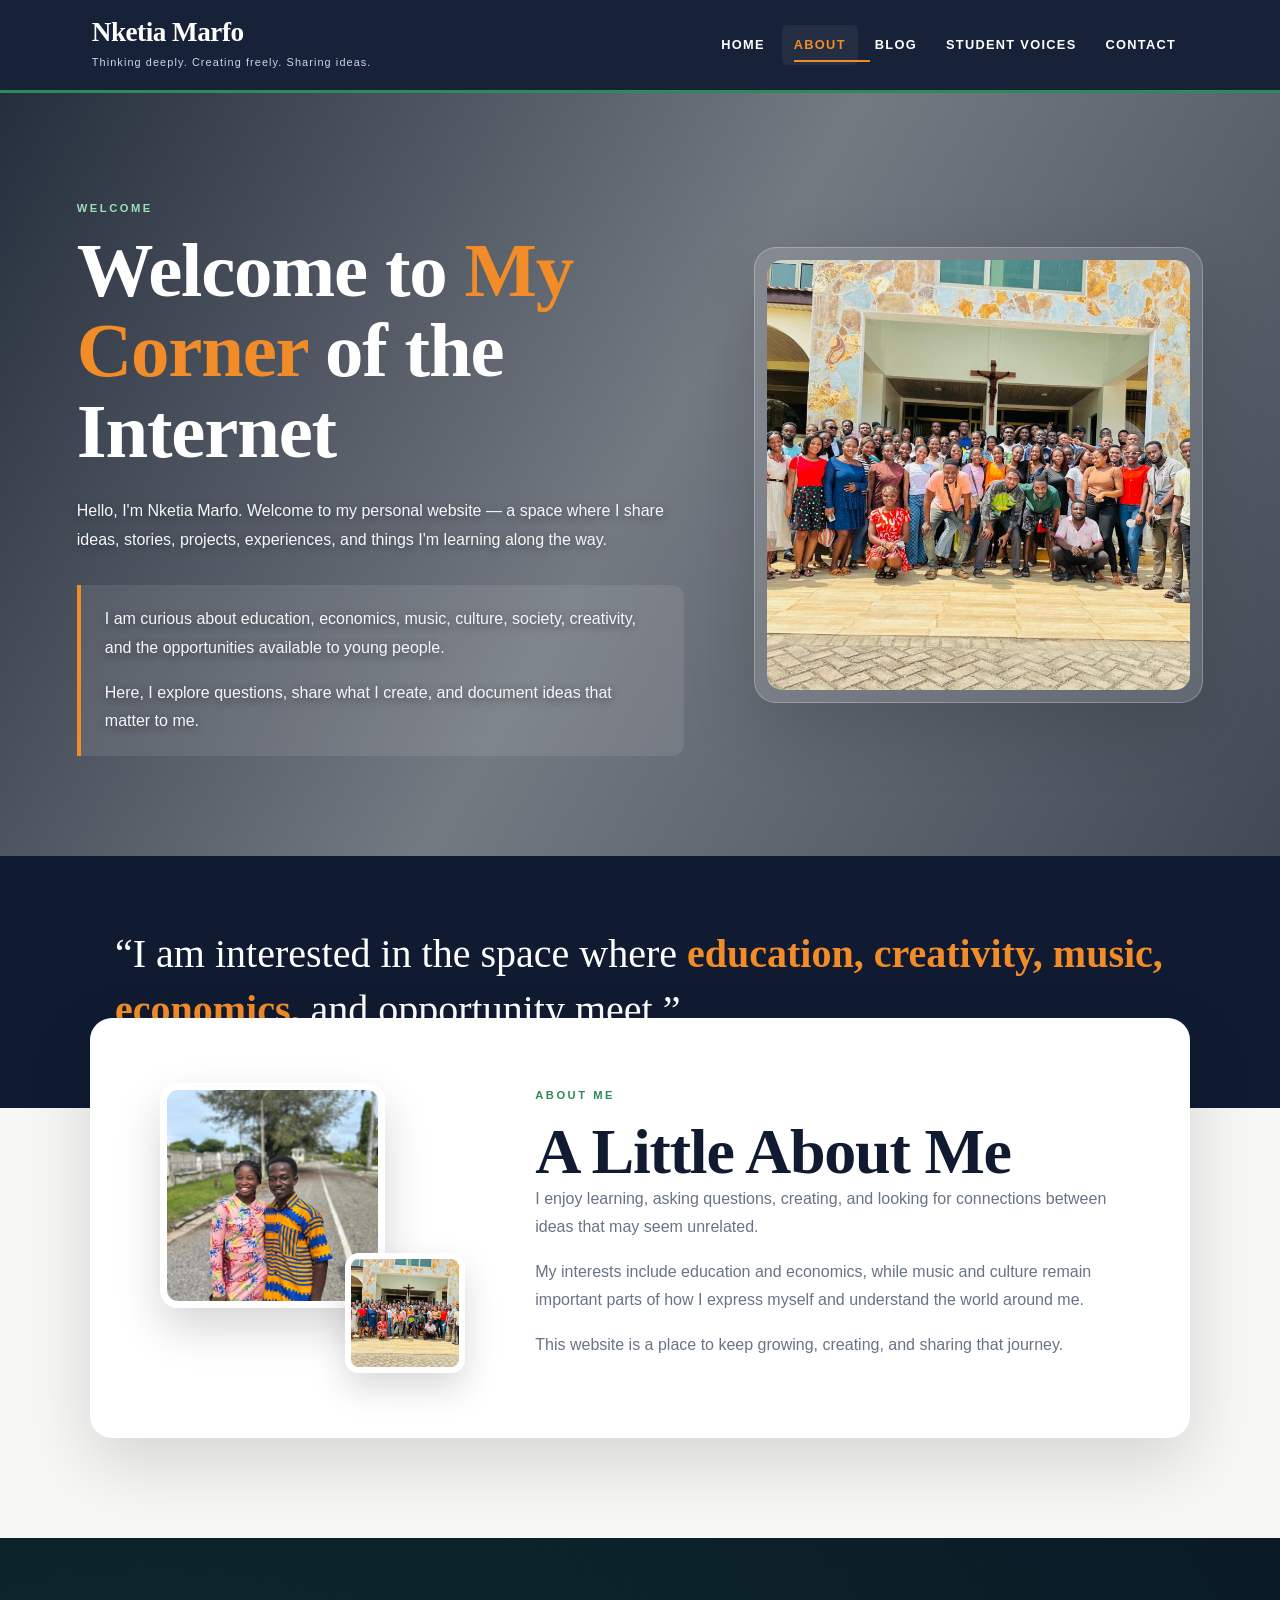
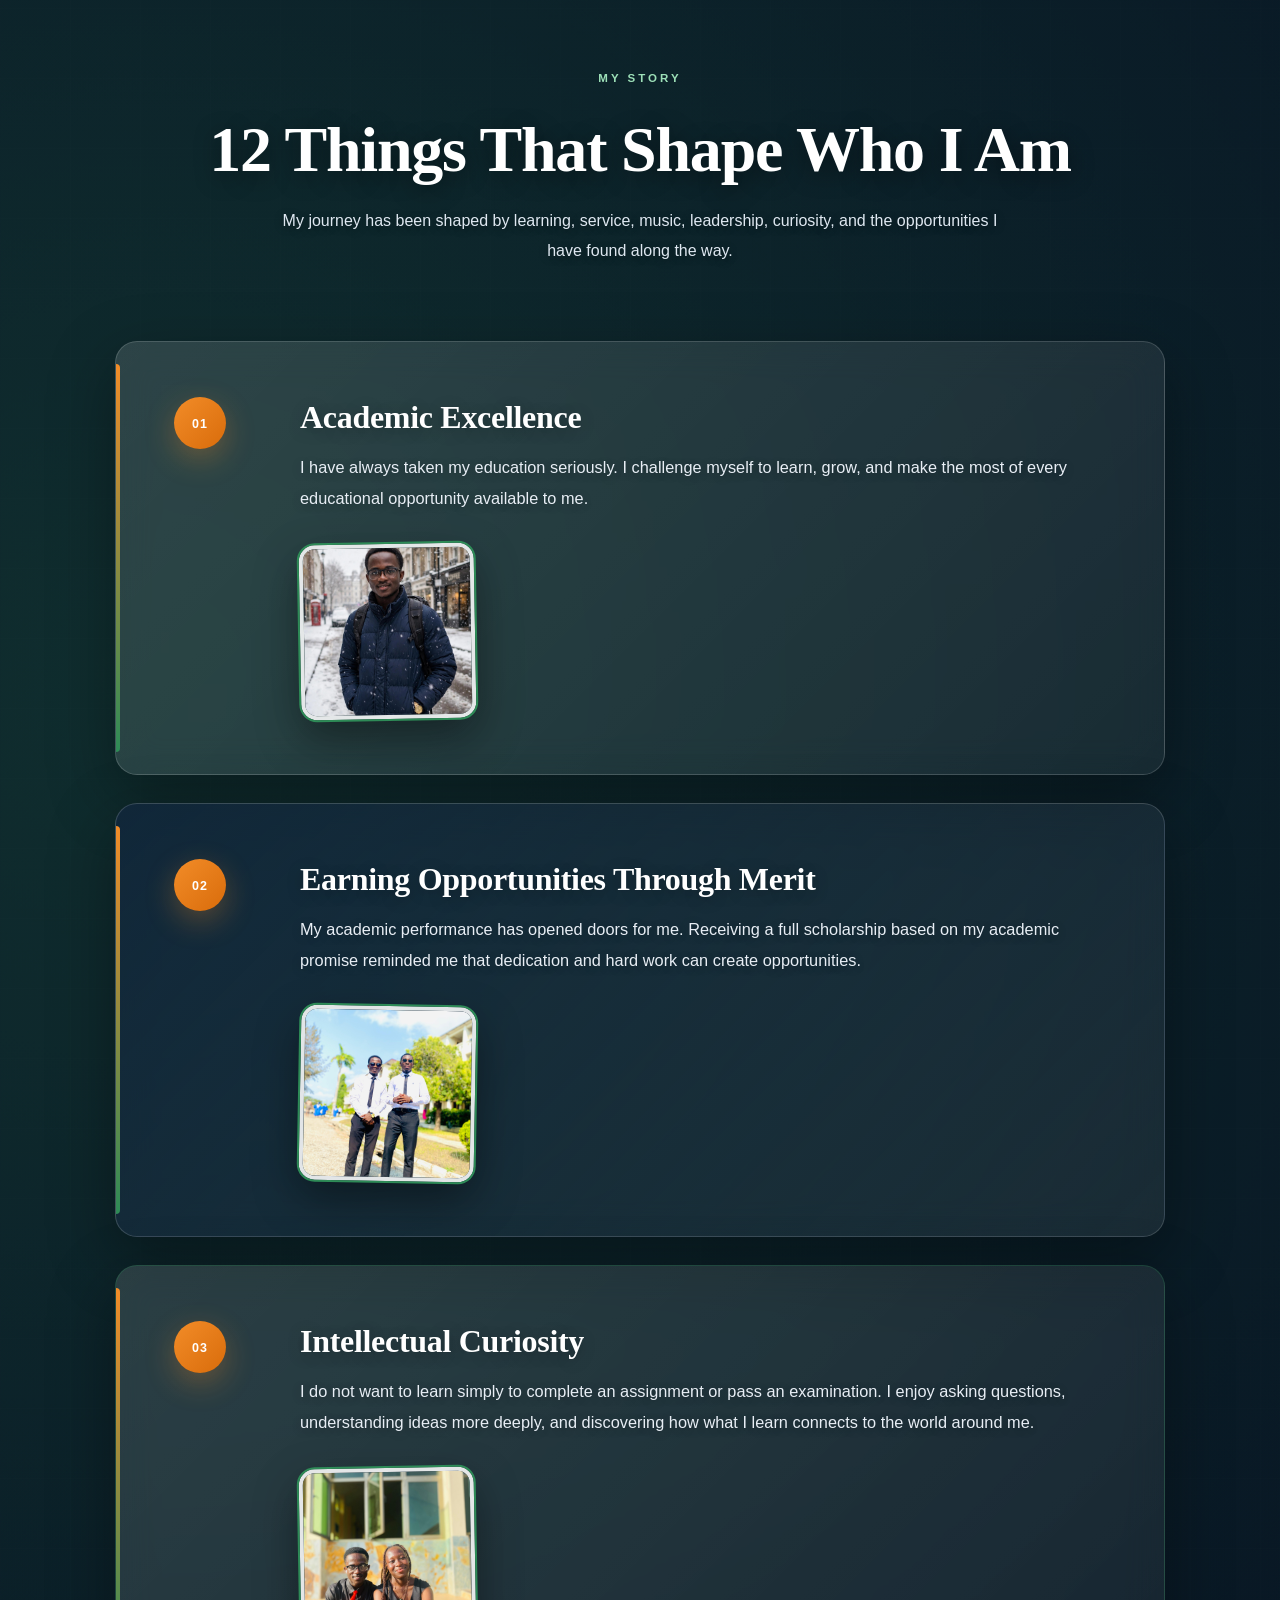
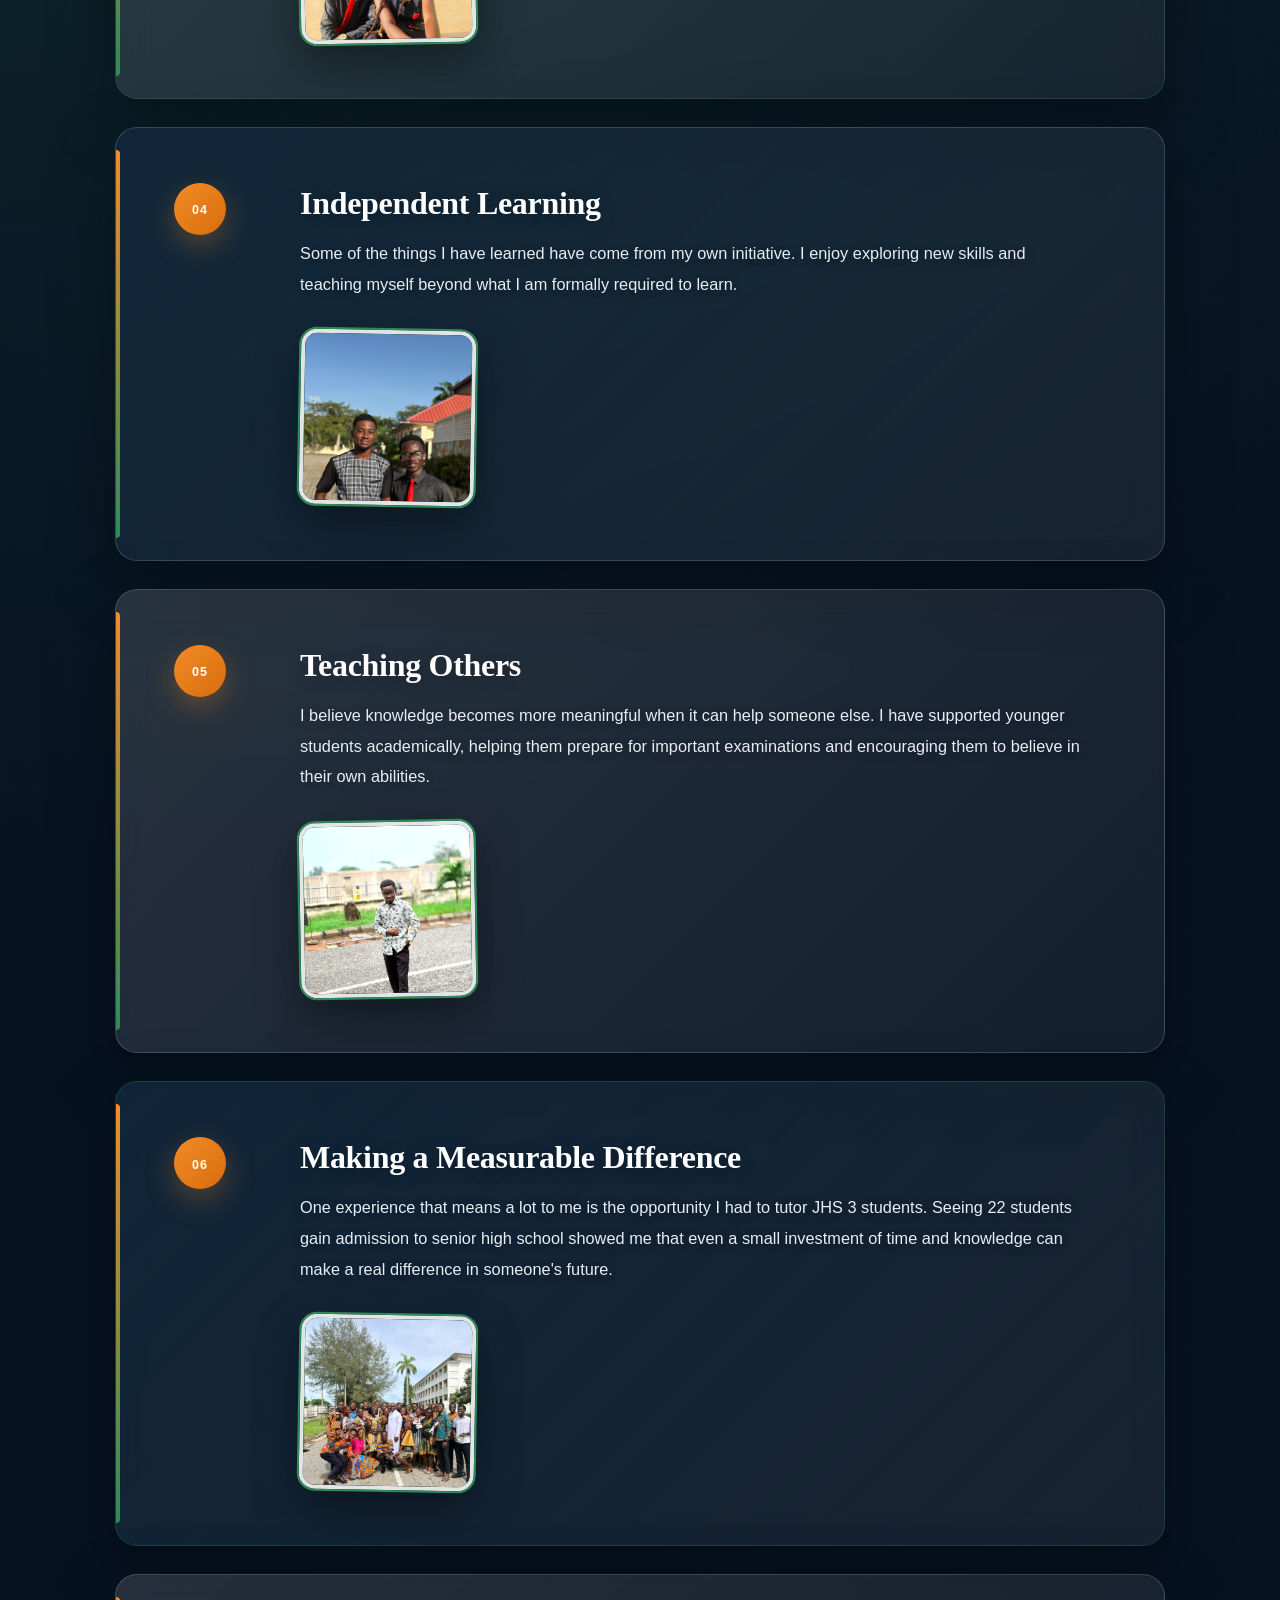
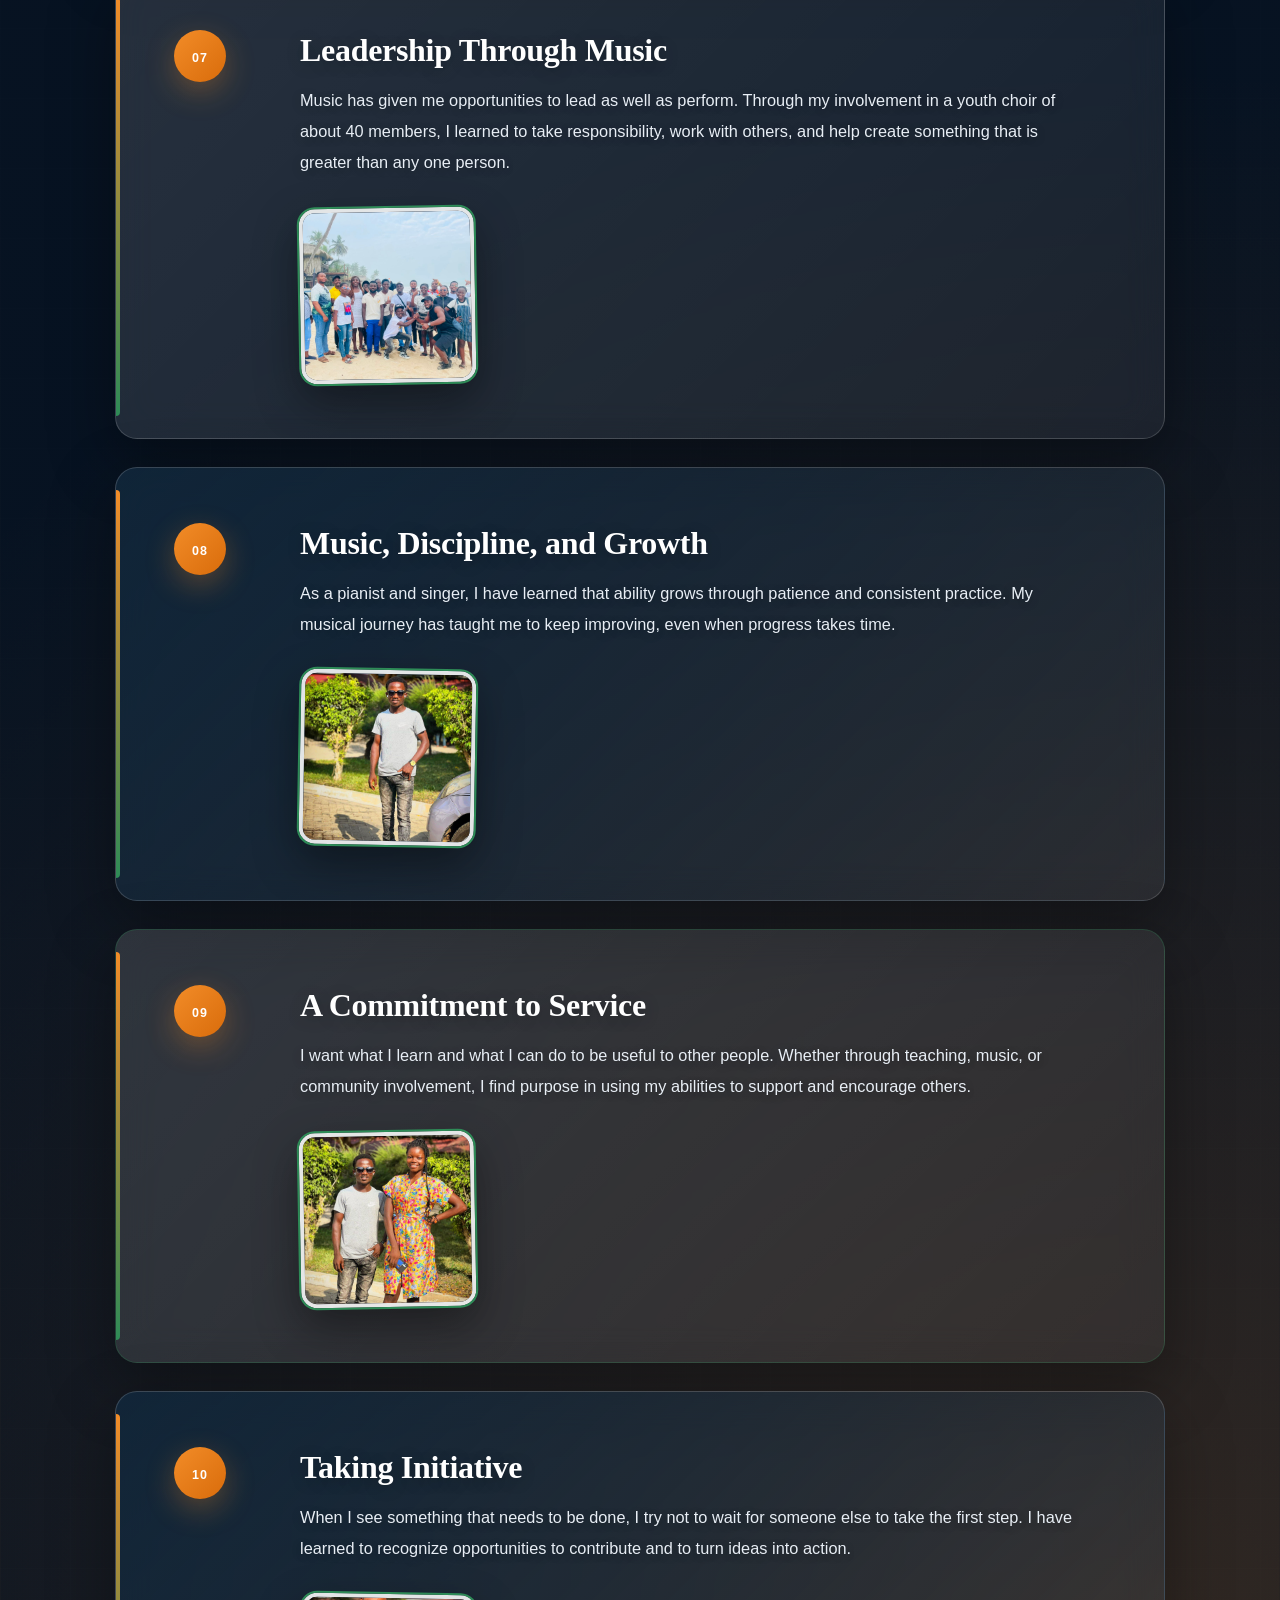
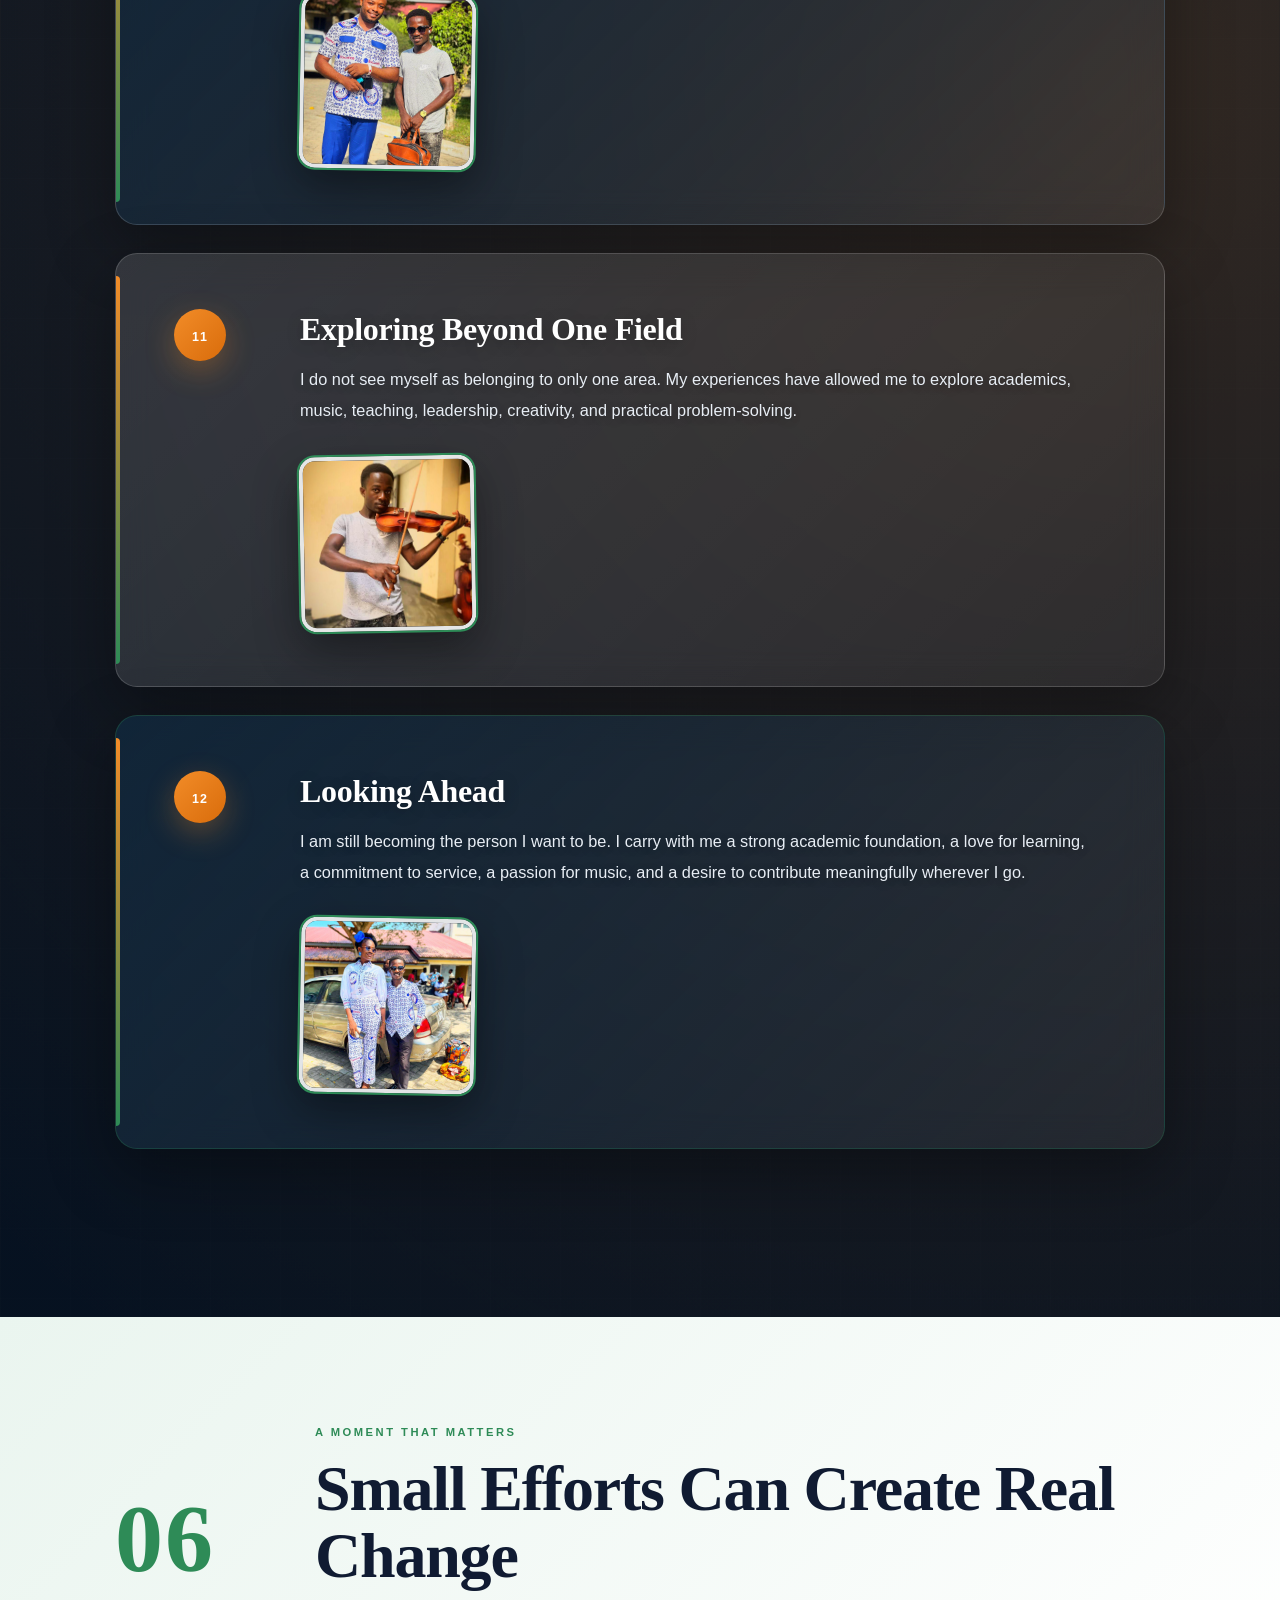
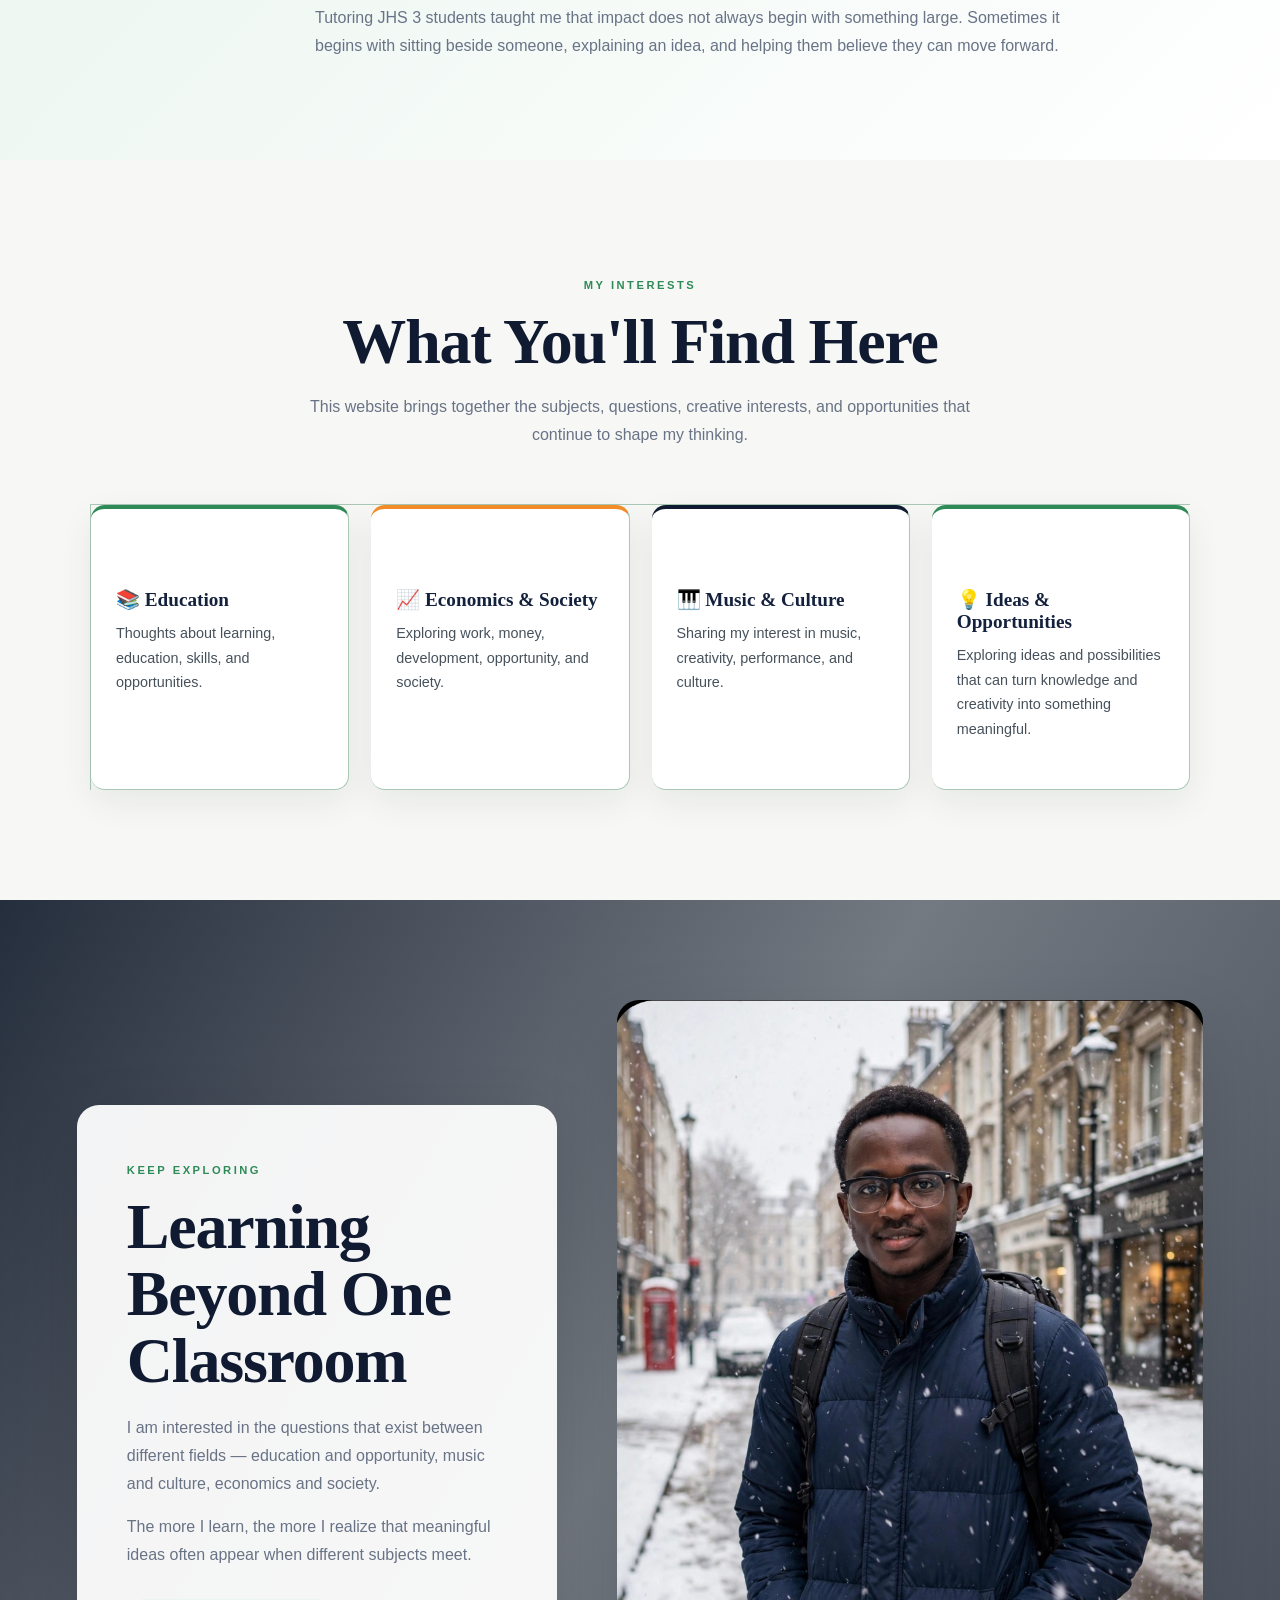
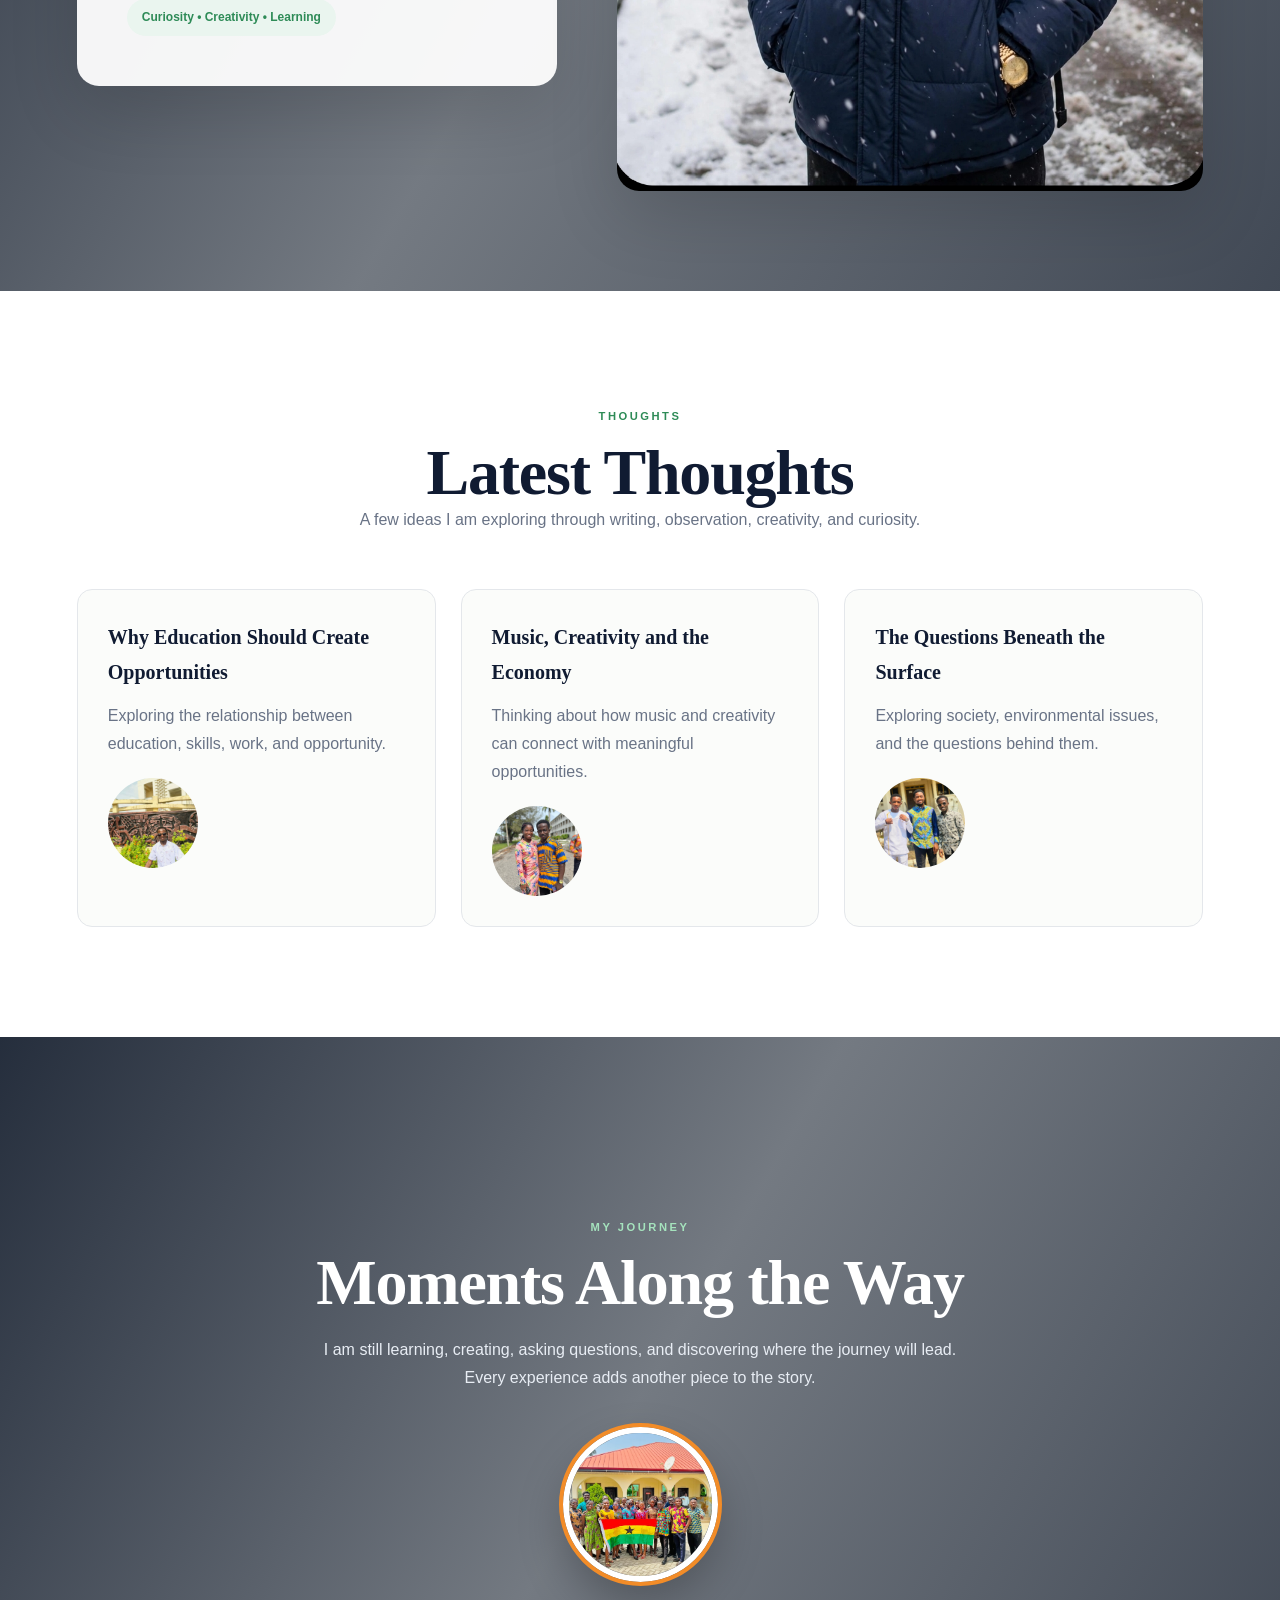
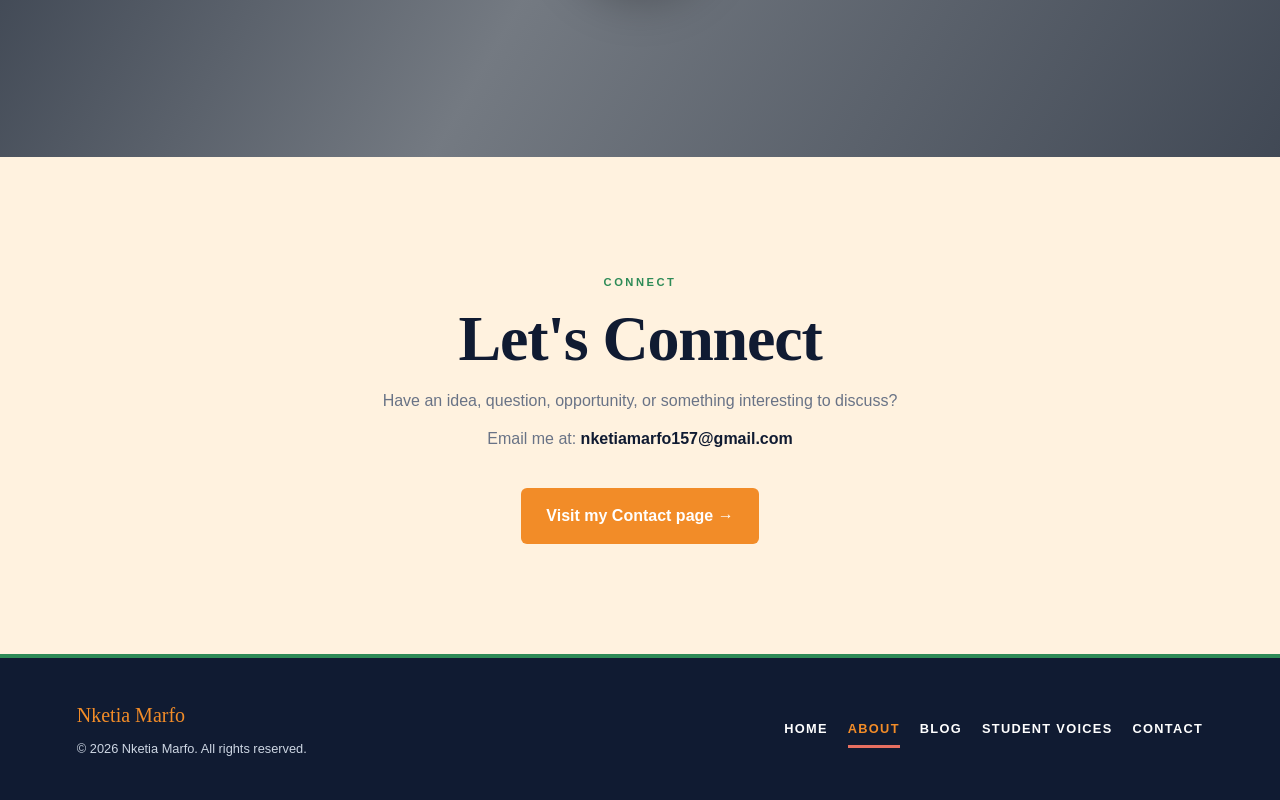
<file: about.html>
<!DOCTYPE html>
<html lang="en">

<head>

<meta charset="UTF-8">

<meta
    name="viewport"
    content="width=device-width, initial-scale=1.0"
>

<title>Nketia Marfo | About</title>

<meta
    name="description"
    content="About Nketia Marfo — education, economics, music, creativity, service, leadership and ideas."
>

<link rel="stylesheet" href="style.css">


<style>

/* =========================================================
   NKETIA MARFO — PREMIUM ABOUT PAGE
========================================================= */

:root {

    --navy: #101b32;
    --navy-soft: #182744;

    --green: #2e8b57;
    --green-soft: #eaf5ef;

    --orange: #f28c28;
    --orange-soft: #fff2df;

    --white: #ffffff;
    --cream: #f7f8f5;

    --text: #202632;
    --muted: #697386;
    --border: #e4e7eb;

    --story-white: #ffffff;
    --story-muted: #dce5ef;

    --shadow:
        0 25px 70px rgba(0, 0, 0, 0.14);
}


/* =========================================================
   RESET
========================================================= */

* {
    margin: 0;
    padding: 0;
    box-sizing: border-box;
}

html {
    scroll-behavior: smooth;
}

body {

    font-family:
        Arial,
        Helvetica,
        sans-serif;

    background: var(--cream);

    color: var(--text);

    line-height: 1.75;

    -webkit-font-smoothing: antialiased;

    text-rendering: optimizeLegibility;
}

img {
    max-width: 100%;
    display: block;
}

a {
    color: inherit;
}


/* =========================================================
   HEADER
========================================================= */

header {

    position: sticky;

    top: 0;

    z-index: 1000;

    background:
        rgba(16, 27, 50, 0.97);

    backdrop-filter:
        blur(16px);

    -webkit-backdrop-filter:
        blur(16px);

    border-bottom:
        3px solid
        var(--green);

    color: white;
}

.header-inner {

    max-width: 1250px;

    margin: auto;

    padding:
        18px 6%;

    display: flex;

    align-items: center;

    justify-content: space-between;

    gap: 35px;
}


/* BRAND */

.brand {
    text-decoration: none;
}

.brand h1 {

    font-family:
        Georgia,
        "Times New Roman",
        serif;

    font-size: 1.7rem;

    line-height: 1.1;

    letter-spacing: -0.5px;
}

.brand p {

    margin-top: 5px;

    color: #ccd6e5;

    font-size: 0.68rem;

    letter-spacing: 1.1px;
}


/* NAV */

.main-nav {

    display: flex;

    align-items: center;

    gap: 5px;

    flex-wrap: wrap;
}

.main-nav a {

    position: relative;

    padding:
        9px 12px;

    color: white;

    text-decoration: none;

    font-size: 0.8rem;

    border-radius: 5px;

    transition:
        0.3s ease;
}

.main-nav a:hover,
.main-nav a.active {

    color: var(--orange);

    background:
        rgba(255,255,255,0.06);
}

.main-nav a::after {

    content: "";

    position: absolute;

    left: 12px;
    right: 12px;

    bottom: 3px;

    height: 2px;

    background:
        var(--orange);

    transform:
        scaleX(0);

    transition:
        transform 0.3s ease;
}

.main-nav a:hover::after,
.main-nav a.active::after {

    transform:
        scaleX(1);
}


/* =========================================================
   GENERAL
========================================================= */

main {
    overflow: hidden;
}

.section-label {

    display: inline-block;

    margin-bottom: 12px;

    color: var(--green);

    font-family:
        Arial,
        Helvetica,
        sans-serif;

    font-size: 0.7rem;

    font-weight: 800;

    letter-spacing: 2.5px;

    text-transform: uppercase;
}

h2,
h3 {

    font-family:
        Georgia,
        "Times New Roman",
        serif;

    color: var(--navy);
}

h2 {

    font-size:
        clamp(2.2rem, 5vw, 4rem);

    line-height: 1.05;

    letter-spacing: -1.2px;
}

p {
    color: var(--muted);
}


/* =========================================================
   BACKGROUND IMAGE SECTIONS
========================================================= */

.visual-section {

    position: relative;

    min-height: 720px;

    display: flex;

    align-items: center;

    padding:
        100px 6%;

    background-size: cover;

    background-position: center;

    background-attachment: fixed;
}

.visual-section::before {

    content: "";

    position: absolute;

    inset: 0;

    background:
        linear-gradient(
            120deg,
            rgba(8,18,35,0.88),
            rgba(8,18,35,0.55),
            rgba(8,18,35,0.76)
        );
}

.visual-content {

    position: relative;

    z-index: 2;

    width: 100%;

    max-width: 1150px;

    margin: auto;
}


/* TOP BACKGROUND */

.hero-background {

    background-image:
        url(
        "https://raw.githubusercontent.com/Nketia-Marfo/Nketia-Marfo/main/1783562225069.jpg"
        );
}


/* MIDDLE BACKGROUND */

.middle-background {

    background-image:
        url(
        "https://raw.githubusercontent.com/Nketia-Marfo/Nketia-Marfo/main/1784768722971.jpg"
        );
}


/* BOTTOM BACKGROUND */

.bottom-background {

    background-image:
        url(
        "https://raw.githubusercontent.com/Nketia-Marfo/Nketia-Marfo/main/1789335324322.jpg"
        );
}


/* =========================================================
   HERO
========================================================= */

.hero-layout {

    display: grid;

    grid-template-columns:
        1.15fr
        0.85fr;

    gap: 70px;

    align-items: center;
}

.hero-text {
    color: white;
}

.hero-text .section-label {
    color: #9de0b8;
}

.hero-text h2 {

    color: white;

    max-width: 760px;

    font-size:
        clamp(3rem, 6vw, 5.7rem);

    margin-bottom: 25px;
}

.hero-text h2 span {
    color: var(--orange);
}

.hero-text > p {

    max-width: 680px;

    color: #edf2f7;

    font-size: 1.05rem;
}

.hero-intro {

    margin-top: 30px;

    padding:
        20px 24px;

    border-left:
        4px solid
        var(--orange);

    background:
        rgba(255,255,255,0.09);

    backdrop-filter:
        blur(10px);

    -webkit-backdrop-filter:
        blur(10px);

    border-radius:
        0 12px 12px 0;
}

.hero-intro p {

    color: #f1f4f8;

    margin-bottom: 10px;
}

.hero-intro p:last-child {
    margin-bottom: 0;
}


/* HERO IMAGE */

.hero-card {

    padding: 12px;

    background:
        rgba(255,255,255,0.13);

    backdrop-filter:
        blur(12px);

    -webkit-backdrop-filter:
        blur(12px);

    border:
        1px solid
        rgba(255,255,255,0.25);

    border-radius: 22px;

    box-shadow:
        var(--shadow);
}

.hero-card img {

    width: 100%;

    height: 430px;

    object-fit: cover;

    border-radius: 15px;
}


/* =========================================================
   STATEMENT
========================================================= */

.statement {

    background:
        var(--navy);

    padding:
        70px 7%;
}

.statement-inner {

    max-width: 1050px;

    margin: auto;
}

.statement p {

    color: white;

    font-family:
        Georgia,
        "Times New Roman",
        serif;

    font-size:
        clamp(1.5rem, 3.5vw, 2.5rem);

    line-height: 1.4;
}

.statement strong {
    color: var(--orange);
}


/* =========================================================
   ABOUT CARD
========================================================= */

.about-card {

    max-width: 1100px;

    margin:
        -90px auto 100px;

    position: relative;

    z-index: 5;

    background: white;

    border-radius: 22px;

    box-shadow:
        var(--shadow);

    padding:
        60px;

    display: grid;

    grid-template-columns:
        0.7fr
        1.3fr;

    gap: 65px;

    align-items: center;
}

.about-card-images {

    position: relative;

    min-height: 300px;
}

.about-main-photo {

    position: absolute;

    width: 225px;
    height: 225px;

    object-fit: cover;

    border-radius: 18px;

    left: 10px;
    top: 5px;

    border:
        7px solid white;

    box-shadow:
        0 20px 45px
        rgba(0,0,0,0.16);
}

.about-small-photo {

    position: absolute;

    width: 120px;
    height: 120px;

    object-fit: cover;

    border-radius: 14px;

    right: 5px;
    bottom: 5px;

    border:
        6px solid white;

    box-shadow:
        0 15px 35px
        rgba(0,0,0,0.15);
}

.about-card-text p {

    margin-bottom: 17px;

    font-size: 1rem;
}


/* =========================================================
   =========================================================
   PREMIUM 12 STORIES SECTION
   =========================================================
========================================================= */

.story-section {

    position: relative;

    padding:
        125px 6%
        140px;

    background-color:
        #081525;

    background-image:

        linear-gradient(
            135deg,
            rgba(4, 12, 25, 0.96),
            rgba(8, 23, 40, 0.91),
            rgba(8, 36, 43, 0.90)
        ),

        url(
        "https://raw.githubusercontent.com/Nketia-Marfo/Nketia-Marfo/main/_MG_3125-Copy.JPG"
        );

    background-size: cover;

    background-position:
        center center;

    background-attachment:
        fixed;

    overflow: hidden;
}


/* =========================================================
   CINEMATIC OVERLAY
========================================================= */

.story-section::before {

    content: "";

    position: absolute;

    inset: 0;

    background:

        radial-gradient(
            circle at 12% 12%,
            rgba(46,139,87,0.22),
            transparent 32%
        ),

        radial-gradient(
            circle at 88% 80%,
            rgba(242,140,40,0.18),
            transparent 32%
        ),

        linear-gradient(
            to bottom,
            rgba(5,15,29,0.18),
            rgba(5,15,29,0.55)
        );

    pointer-events: none;
}


/* =========================================================
   SUBTLE PREMIUM TEXTURE
========================================================= */

.story-section::after {

    content: "";

    position: absolute;

    inset: 0;

    background:

        linear-gradient(
            rgba(255,255,255,0.025) 1px,
            transparent 1px
        ),

        linear-gradient(
            90deg,
            rgba(255,255,255,0.025) 1px,
            transparent 1px
        );

    background-size:
        70px 70px;

    opacity: 0.28;

    pointer-events: none;
}


/* =========================================================
   STORY INTRO
========================================================= */

.story-intro {

    position: relative;

    z-index: 3;

    max-width: 900px;

    margin:
        0 auto 75px;

    text-align: center;
}

.story-intro .section-label {

    color:
        #9de0b8;

    font-size:
        0.72rem;

    font-weight:
        800;

    letter-spacing:
        3px;
}

.story-intro h2 {

    color:
        #ffffff;

    font-family:
        Georgia,
        "Times New Roman",
        serif;

    font-size:
        clamp(2.5rem, 5vw, 4.5rem);

    line-height:
        1.08;

    letter-spacing:
        -1.2px;

    margin-bottom:
        22px;

    text-shadow:
        0 5px 25px
        rgba(0,0,0,0.45);
}

.story-intro p {

    max-width:
        720px;

    margin:
        0 auto;

    color:
        #dfe8f1;

    font-family:
        Arial,
        Helvetica,
        sans-serif;

    font-size:
        1rem;

    line-height:
        1.85;
}


/* =========================================================
   STORY LIST
========================================================= */

.story-list {

    position:
        relative;

    z-index:
        3;

    max-width:
        1050px;

    margin:
        auto;
}


/* =========================================================
   STORY CARD
========================================================= */

.story-point {

    position:
        relative;

    padding:
        55px 58px;

    margin-bottom:
        28px;

    border:
        1px solid
        rgba(255,255,255,0.16);

    border-radius:
        22px;

    text-align:
        left;

    background:

        linear-gradient(
            135deg,
            rgba(255,255,255,0.13),
            rgba(255,255,255,0.055)
        );

    backdrop-filter:
        blur(18px);

    -webkit-backdrop-filter:
        blur(18px);

    box-shadow:

        0 22px 65px
        rgba(0,0,0,0.35);

    overflow:
        hidden;

    transition:
        transform 0.35s ease,
        box-shadow 0.35s ease,
        border-color 0.35s ease;
}


/* LEFT COLORED LINE */

.story-point::before {

    content: "";

    position:
        absolute;

    left:
        0;

    top:
        22px;

    bottom:
        22px;

    width:
        4px;

    border-radius:
        0 6px 6px 0;

    background:

        linear-gradient(
            to bottom,
            var(--orange),
            var(--green)
        );
}


/* CARD HOVER */

.story-point:hover {

    transform:
        translateY(-7px);

    border-color:
        rgba(255,255,255,0.30);

    box-shadow:

        0 30px 80px
        rgba(0,0,0,0.46);
}


/* =========================================================
   STORY NUMBER
========================================================= */

.story-number {

    display:
        flex;

    align-items:
        center;

    justify-content:
        center;

    width:
        52px;

    height:
        52px;

    margin-bottom:
        18px;

    border-radius:
        50%;

    background:

        linear-gradient(
            135deg,
            #f28c28,
            #d96c0b
        );

    color:
        #ffffff;

    font-family:
        Arial,
        Helvetica,
        sans-serif;

    font-size:
        0.78rem;

    font-weight:
        800;

    letter-spacing:
        1px;

    box-shadow:

        0 10px 30px
        rgba(242,140,40,0.32);
}


/* =========================================================
   STORY CONTENT
========================================================= */

.story-content {

    max-width:
        820px;

    margin:
        auto;
}

.story-content h3 {

    color:
        #ffffff;

    font-family:
        Georgia,
        "Times New Roman",
        serif;

    font-size:
        clamp(1.5rem, 3vw, 2rem);

    line-height:
        1.25;

    margin-bottom:
        15px;

    letter-spacing:
        -0.3px;

    text-shadow:
        0 3px 15px
        rgba(0,0,0,0.25);
}


/* STORY BODY TEXT */

.story-content p {

    max-width:
        790px;

    margin:
        0;

    color:
        #e8eef5;

    font-family:
        Arial,
        Helvetica,
        sans-serif;

    font-size:
        1.02rem;

    font-weight:
        400;

    line-height:
        1.9;

    letter-spacing:
        0.02px;

    text-shadow:
        0 2px 10px
        rgba(0,0,0,0.25);
}


/* =========================================================
   STORY IMAGE
========================================================= */

.story-photo {

    width:
        175px;

    height:
        175px;

    object-fit:
        cover;

    margin:
        30px 0 0;

    border-radius:
        16px;

    border:
        4px solid
        rgba(255,255,255,0.88);

    box-shadow:

        0 18px 45px
        rgba(0,0,0,0.42);

    transition:
        transform 0.35s ease,
        box-shadow 0.35s ease;
}

.story-photo:hover {

    transform:
        translateY(-7px)
        scale(1.035);

    box-shadow:

        0 25px 55px
        rgba(0,0,0,0.52);
}


/* =========================================================
   ALTERNATING CARDS
========================================================= */

.story-point:nth-child(even) {

    background:

        linear-gradient(
            135deg,
            rgba(17,39,59,0.90),
            rgba(255,255,255,0.065)
        );
}

.story-point:nth-child(3n) {

    border-color:
        rgba(46,139,87,0.28);
}


/* =========================================================
   STORY CONNECTOR
========================================================= */

.story-point:not(:last-child)::after {

    content: "";

    position:
        absolute;

    left:
        50%;

    bottom:
        -28px;

    width:
        1px;

    height:
        28px;

    background:
        rgba(255,255,255,0.18);
}


/* =========================================================
   FEATURED STORY
========================================================= */

.featured-story {

    padding:
        100px 6%;

    background:

        linear-gradient(
            135deg,
            var(--green-soft),
            #ffffff
        );
}

.featured-inner {

    max-width:
        1050px;

    margin:
        auto;

    display:
        grid;

    grid-template-columns:
        150px 1fr;

    gap:
        50px;

    align-items:
        center;
}

.featured-number {

    font-family:
        Georgia,
        "Times New Roman",
        serif;

    font-size:
        6rem;

    line-height:
        1;

    color:
        var(--green);

    font-weight:
        bold;
}

.featured-inner p {

    max-width:
        750px;

    margin-top:
        15px;
}


/* =========================================================
   INTERESTS
========================================================= */

.interests {

    padding:
        110px 6%;

    background:
        var(--cream);
}

.interests-heading {

    max-width:
        720px;

    margin:
        0 auto 55px;

    text-align:
        center;
}

.interests-heading p {
    margin-top: 18px;
}

.interest-grid {

    max-width:
        1200px;

    margin:
        auto;

    display:
        grid;

    grid-template-columns:
        repeat(4, 1fr);

    gap:
        22px;
}

.interest-card {

    background:
        white;

    padding:
        32px 25px;

    border-radius:
        14px;

    border-top:
        4px solid
        var(--green);

    box-shadow:

        0 12px 35px
        rgba(20,33,61,0.07);

    transition:
        0.3s ease;
}

.interest-card:nth-child(2) {
    border-top-color:
        var(--orange);
}

.interest-card:nth-child(3) {
    border-top-color:
        var(--navy);
}

.interest-card:nth-child(4) {
    border-top-color:
        var(--green);
}

.interest-card:hover {

    transform:
        translateY(-8px);

    box-shadow:

        0 20px 45px
        rgba(20,33,61,0.12);
}

.interest-card h3 {

    margin-bottom:
        10px;

    font-size:
        1.2rem;
}

.interest-card p {
    font-size:
        0.9rem;
}


/* =========================================================
   MIDDLE VISUAL SECTION
========================================================= */

.middle-layout {

    display:
        grid;

    grid-template-columns:
        0.9fr 1.1fr;

    gap:
        60px;

    align-items:
        center;
}

.middle-card {

    background:
        rgba(255,255,255,0.94);

    padding:
        50px;

    border-radius:
        22px;

    box-shadow:
        var(--shadow);
}

.middle-card h2 {
    margin-bottom:
        20px;
}

.middle-card p {
    margin-bottom:
        15px;
}

.middle-badge {

    display:
        inline-block;

    margin-top:
        15px;

    padding:
        8px 15px;

    background:
        var(--green-soft);

    color:
        var(--green);

    border-radius:
        50px;

    font-size:
        0.75rem;

    font-weight:
        bold;
}

.middle-photo {

    min-height:
        450px;

    border-radius:
        22px;

    overflow:
        hidden;

    box-shadow:
        var(--shadow);
}

.middle-photo img {

    width:
        100%;

    height:
        100%;

    min-height:
        450px;

    object-fit:
        cover;
}


/* =========================================================
   THOUGHTS
========================================================= */

.thoughts {

    padding:
        110px 6%;

    background:
        white;
}

.thought-heading {

    max-width:
        700px;

    margin:
        0 auto 55px;

    text-align:
        center;
}

.thought-grid {

    max-width:
        1150px;

    margin:
        auto;

    display:
        grid;

    grid-template-columns:
        repeat(3, 1fr);

    gap:
        25px;
}

.thought-card {

    padding:
        30px;

    border:
        1px solid
        var(--border);

    border-radius:
        15px;

    background:
        #fbfcfa;

    transition:
        0.3s ease;
}

.thought-card:hover {

    transform:
        translateY(-6px);

    box-shadow:
        0 15px 35px
        rgba(0,0,0,0.08);
}

.thought-card h3 {

    font-size:
        1.25rem;

    margin-bottom:
        12px;
}

.thought-card img {

    width:
        90px;

    height:
        90px;

    object-fit:
        cover;

    margin-top:
        20px;

    border-radius:
        50%;
}


/* =========================================================
   BOTTOM VISUAL
========================================================= */

.bottom-content {

    text-align:
        center;

    max-width:
        800px;

    margin:
        auto;

    color:
        white;
}

.bottom-content .section-label {
    color:
        #a5e3bd;
}

.bottom-content h2 {

    color:
        white;

    margin-bottom:
        20px;
}

.bottom-content p {

    color:
        #e8edf4;

    max-width:
        650px;

    margin:
        auto;
}

.bottom-photo {

    width:
        155px;

    height:
        155px;

    object-fit:
        cover;

    margin:
        35px auto 0;

    border-radius:
        50%;

    border:
        6px solid white;

    outline:
        4px solid
        var(--orange);

    box-shadow:

        0 20px 45px
        rgba(0,0,0,0.25);
}


/* =========================================================
   CONTACT
========================================================= */

.contact {

    padding:
        110px 6%;

    text-align:
        center;

    background:
        var(--orange-soft);
}

.contact-inner {

    max-width:
        750px;

    margin:
        auto;
}

.contact h2 {
    margin-bottom:
        15px;
}

.contact p {
    margin:
        10px auto;
}

.email {

    color:
        var(--navy);

    font-weight:
        bold;
}

.contact-button {

    display:
        inline-block;

    margin-top:
        25px;

    padding:
        14px 25px;

    background:
        var(--orange);

    color:
        white;

    text-decoration:
        none;

    font-weight:
        bold;

    border-radius:
        6px;

    transition:
        0.3s ease;
}

.contact-button:hover {

    background:
        var(--green);

    transform:
        translateY(-3px);
}


/* =========================================================
   FOOTER
========================================================= */

footer {

    background:
        var(--navy);

    color:
        white;

    padding:
        40px 6%;

    border-top:
        4px solid
        var(--green);
}

.footer-inner {

    max-width:
        1200px;

    margin:
        auto;

    display:
        flex;

    justify-content:
        space-between;

    align-items:
        center;

    gap:
        30px;

    flex-wrap:
        wrap;
}

.footer-name {

    color:
        var(--orange);

    font-family:
        Georgia,
        "Times New Roman",
        serif;

    font-size:
        1.25rem;
}

.footer-left p {

    color:
        #cdd6e3;

    font-size:
        0.8rem;

    margin-top:
        5px;
}

.footer-nav {

    display:
        flex;

    gap:
        20px;

    flex-wrap:
        wrap;
}

.footer-nav a {

    color:
        white;

    text-decoration:
        none;

    font-size:
        0.8rem;

    transition:
        0.3s ease;
}

.footer-nav a:hover,
.footer-nav a.active {
    color:
        var(--orange);
}


/* =========================================================
   TABLET
========================================================= */

@media (max-width: 950px) {

    .header-inner {

        flex-direction:
            column;

        align-items:
            flex-start;
    }


    .hero-layout,
    .middle-layout,
    .about-card {

        grid-template-columns:
            1fr;
    }


    .hero-card {

        max-width:
            500px;

        margin:
            auto;
    }


    .about-card {

        margin:
            -60px 6% 80px;

        gap:
            35px;

        padding:
            45px;
    }


    .about-card-images {

        max-width:
            400px;

        width:
            100%;

        margin:
            auto;
    }


    .interest-grid {

        grid-template-columns:
            repeat(2, 1fr);
    }


    .thought-grid {

        grid-template-columns:
            1fr;
    }


    .middle-photo {
        min-height:
            400px;
    }


    .featured-inner {

        grid-template-columns:
            100px 1fr;
    }


    /* STORY TABLET */

    .story-section {

        padding:
            100px 5%
            110px;
    }


    .story-point {

        padding:
            50px 42px;
    }


    .story-content p {

        font-size:
            0.98rem;

        line-height:
            1.85;
    }

}


/* =========================================================
   MOBILE
========================================================= */

@media (max-width: 650px) {

    header {
        position:
            relative;
    }


    .header-inner {

        padding:
            18px 6%;
    }


    .brand h1 {
        font-size:
            1.5rem;
    }


    .brand p {
        font-size:
            0.62rem;
    }


    .main-nav {

        display:
            grid;

        grid-template-columns:
            repeat(2, auto);

        gap:
            4px;

        width:
            100%;
    }


    .main-nav a {

        padding:
            7px 8px;

        font-size:
            0.7rem;
    }


    /* VISUAL */

    .visual-section {

        min-height:
            auto;

        padding:
            75px 6%;

        background-attachment:
            scroll;
    }


    .hero-text h2 {

        font-size:
            2.9rem;
    }


    .hero-card img {

        height:
            330px;
    }


    /* ABOUT */

    .about-card {

        margin:
            -35px 5% 60px;

        padding:
            30px 25px;

        border-radius:
            17px;
    }


    .about-card-images {

        min-height:
            250px;
    }


    .about-main-photo {

        width:
            180px;

        height:
            180px;
    }


    .about-small-photo {

        width:
            95px;

        height:
            95px;
    }


    /* =====================================================
       STORY MOBILE
    ===================================================== */

    .story-section {

        padding:
            80px 5%
            90px;

        background-attachment:
            scroll;

        background-position:
            center center;
    }


    .story-intro {

        margin-bottom:
            48px;
    }


    .story-intro .section-label {

        font-size:
            0.65rem;

        letter-spacing:
            2.5px;
    }


    .story-intro h2 {

        font-size:
            2.35rem;

        line-height:
            1.12;

        letter-spacing:
            -0.7px;
    }


    .story-intro p {

        font-size:
            0.9rem;

        line-height:
            1.75;
    }


    .story-point {

        padding:
            36px 24px
            40px;

        margin-bottom:
            20px;

        border-radius:
            18px;

        background:

            linear-gradient(
                135deg,
                rgba(9,28,46,0.94),
                rgba(255,255,255,0.075)
            );
    }


    .story-point::before {

        top:
            17px;

        bottom:
            17px;

        width:
            3px;
    }


    .story-number {

        width:
            44px;

        height:
            44px;

        font-size:
            0.7rem;

        margin-bottom:
            15px;
    }


    .story-content h3 {

        font-size:
            1.35rem;

        line-height:
            1.3;

        margin-bottom:
            12px;
    }


    .story-content p {

        font-size:
            0.92rem;

        line-height:
            1.82;

        color:
            #e4ebf3;
    }


    .story-photo {

        width:
            135px;

        height:
            135px;

        margin-top:
            25px;

        border-width:
            3px;

        border-radius:
            14px;
    }


    .story-point:not(:last-child)::after {

        bottom:
            -20px;

        height:
            20px;
    }


    /* FEATURED */

    .featured-story {

        padding:
            70px 6%;
    }


    .featured-inner {

        grid-template-columns:
            1fr;

        gap:
            15px;
    }


    .featured-number {

        font-size:
            4rem;
    }


    /* INTERESTS */

    .interests {

        padding:
            75px 6%;
    }


    .interest-grid {

        grid-template-columns:
            1fr;
    }


    /* MIDDLE */

    .middle-card {

        padding:
            30px 25px;
    }


    .middle-photo,
    .middle-photo img {

        min-height:
            330px;
    }


    /* THOUGHTS */

    .thoughts {

        padding:
            75px 6%;
    }


    /* BOTTOM */

    .bottom-photo {

        width:
            125px;

        height:
            125px;
    }


    /* CONTACT */

    .contact {

        padding:
            75px 6%;
    }


    /* FOOTER */

    .footer-inner {

        flex-direction:
            column;

        align-items:
            flex-start;
    }


    .footer-nav {

        gap:
            12px 18px;
    }

}

</style>

</head>


<body>


<!-- =========================================================
     HEADER
========================================================= -->

<header>

<div class="header-inner">

<a href="index.html" class="brand">

<h1>Nketia Marfo</h1>

<p>
Thinking deeply. Creating freely. Sharing ideas.
</p>

</a>


<nav class="main-nav">

<a href="index.html">
Home
</a>

<a href="about.html" class="active">
About
</a>

<a href="blog.html">
Blog
</a>

<a href="Students-Voice/">
Student Voices
</a>

<a href="contact.html">
Contact
</a>

</nav>

</div>

</header>



<main>


<!-- =========================================================
     HERO
========================================================= -->

<section class="visual-section hero-background">

<div class="visual-content">

<div class="hero-layout">


<div class="hero-text">

<span class="section-label">
WELCOME
</span>

<h2>
Welcome to
<span>My Corner</span>
of the Internet
</h2>

<p>
Hello, I'm Nketia Marfo. Welcome to my personal website —
a space where I share ideas, stories, projects, experiences,
and things I'm learning along the way.
</p>


<div class="hero-intro">

<p>
I am curious about education, economics, music, culture,
society, creativity, and the opportunities available to
young people.
</p>

<p>
Here, I explore questions, share what I create, and document
ideas that matter to me.
</p>

</div>

</div>


<div class="hero-card">

<img
src="IMG-20260124-WA0015.jpg"
alt="Nketia Marfo"
>

</div>


</div>

</div>

</section>



<!-- =========================================================
     STATEMENT
========================================================= -->

<section class="statement">

<div class="statement-inner">

<p>
“I am interested in the space where
<strong>
education, creativity, music, economics,
</strong>
and opportunity meet.”
</p>

</div>

</section>



<!-- =========================================================
     ABOUT ME
========================================================= -->

<section class="about-card">


<div class="about-card-images">

<img
class="about-main-photo"
src="IMG-20260614-WA0187.jpg"
alt="Nketia Marfo"
>

<img
class="about-small-photo"
src="IMG-20260124-WA0015.jpg"
alt="Nketia Marfo"
>

</div>


<div class="about-card-text">

<span class="section-label">
ABOUT ME
</span>

<h2>
A Little About Me
</h2>

<p>
I enjoy learning, asking questions, creating, and looking
for connections between ideas that may seem unrelated.
</p>

<p>
My interests include education and economics, while music
and culture remain important parts of how I express myself
and understand the world around me.
</p>

<p>
This website is a place to keep growing, creating, and
sharing that journey.
</p>

</div>

</section>



<!-- =========================================================
     PREMIUM 12 STORIES
========================================================= -->

<section class="story-section">


<div class="story-intro">

<span class="section-label">
MY STORY
</span>

<h2>
12 Things That Shape Who I Am
</h2>

<p>
My journey has been shaped by learning, service, music,
leadership, curiosity, and the opportunities I have found
along the way.
</p>

</div>


<div class="story-list">


<!-- 01 -->

<article class="story-point">

<div class="story-number">
01
</div>

<div class="story-content">

<h3>
Academic Excellence
</h3>

<p>
I have always taken my education seriously. I challenge
myself to learn, grow, and make the most of every
educational opportunity available to me.
</p>

<img
class="story-photo"
src="1784768722971.jpg"
alt="Nketia Marfo academic journey"
>

</div>

</article>



<!-- 02 -->

<article class="story-point">

<div class="story-number">
02
</div>

<div class="story-content">

<h3>
Earning Opportunities Through Merit
</h3>

<p>
My academic performance has opened doors for me.
Receiving a full scholarship based on my academic
promise reminded me that dedication and hard work
can create opportunities.
</p>

<img
class="story-photo"
src="IMG-20260308-WA0121.jpg"
alt="Nketia Marfo academic achievement"
>

</div>

</article>



<!-- 03 -->

<article class="story-point">

<div class="story-number">
03
</div>

<div class="story-content">

<h3>
Intellectual Curiosity
</h3>

<p>
I do not want to learn simply to complete an assignment
or pass an examination. I enjoy asking questions,
understanding ideas more deeply, and discovering how
what I learn connects to the world around me.
</p>

<img
class="story-photo"
src="IMG-20260327-WA0071.jpg"
alt="Nketia Marfo learning and curiosity"
>

</div>

</article>



<!-- 04 -->

<article class="story-point">

<div class="story-number">
04
</div>

<div class="story-content">

<h3>
Independent Learning
</h3>

<p>
Some of the things I have learned have come from my own
initiative. I enjoy exploring new skills and teaching
myself beyond what I am formally required to learn.
</p>

<img
class="story-photo"
src="IMG-20260328-WA0182.jpg"
alt="Nketia Marfo independent learning"
>

</div>

</article>



<!-- 05 -->

<article class="story-point">

<div class="story-number">
05
</div>

<div class="story-content">

<h3>
Teaching Others
</h3>

<p>
I believe knowledge becomes more meaningful when it can
help someone else. I have supported younger students
academically, helping them prepare for important
examinations and encouraging them to believe in their
own abilities.
</p>

<img
class="story-photo"
src="IMG-20260607-WA0126.jpg"
alt="Nketia Marfo teaching others"
>

</div>

</article>



<!-- 06 -->

<article class="story-point">

<div class="story-number">
06
</div>

<div class="story-content">

<h3>
Making a Measurable Difference
</h3>

<p>
One experience that means a lot to me is the opportunity
I had to tutor JHS 3 students. Seeing 22 students gain
admission to senior high school showed me that even a
small investment of time and knowledge can make a real
difference in someone's future.
</p>

<img
class="story-photo"
src="IMG-20260614-WA0155.jpg"
alt="Nketia Marfo supporting students"
>

</div>

</article>



<!-- 07 -->

<article class="story-point">

<div class="story-number">
07
</div>

<div class="story-content">

<h3>
Leadership Through Music
</h3>

<p>
Music has given me opportunities to lead as well as
perform. Through my involvement in a youth choir of
about 40 members, I learned to take responsibility,
work with others, and help create something that is
greater than any one person.
</p>

<img
class="story-photo"
src="IMG-20260802-WA0445.jpg"
alt="Nketia Marfo leadership through music"
>

</div>

</article>



<!-- 08 -->

<article class="story-point">

<div class="story-number">
08
</div>

<div class="story-content">

<h3>
Music, Discipline, and Growth
</h3>

<p>
As a pianist and singer, I have learned that ability
grows through patience and consistent practice. My
musical journey has taught me to keep improving,
even when progress takes time.
</p>

<img
class="story-photo"
src="IMG_20260303_195951_662.jpg"
alt="Nketia Marfo playing music"
>

</div>

</article>



<!-- 09 -->

<article class="story-point">

<div class="story-number">
09
</div>

<div class="story-content">

<h3>
A Commitment to Service
</h3>

<p>
I want what I learn and what I can do to be useful to
other people. Whether through teaching, music, or
community involvement, I find purpose in using my
abilities to support and encourage others.
</p>

<img
class="story-photo"
src="IMG_20260303_195951_718.jpg"
alt="Nketia Marfo serving the community"
>

</div>

</article>



<!-- 10 -->

<article class="story-point">

<div class="story-number">
10
</div>

<div class="story-content">

<h3>
Taking Initiative
</h3>

<p>
When I see something that needs to be done, I try not
to wait for someone else to take the first step. I have
learned to recognize opportunities to contribute and
to turn ideas into action.
</p>

<img
class="story-photo"
src="IMG_20260303_195952_089.jpg"
alt="Nketia Marfo taking initiative"
>

</div>

</article>



<!-- 11 -->

<article class="story-point">

<div class="story-number">
11
</div>

<div class="story-content">

<h3>
Exploring Beyond One Field
</h3>

<p>
I do not see myself as belonging to only one area.
My experiences have allowed me to explore academics,
music, teaching, leadership, creativity, and practical
problem-solving.
</p>

<img
class="story-photo"
src="IMG_20260304_172957_144.jpg"
alt="Nketia Marfo exploring different interests"
>

</div>

</article>



<!-- 12 -->

<article class="story-point">

<div class="story-number">
12
</div>

<div class="story-content">

<h3>
Looking Ahead
</h3>

<p>
I am still becoming the person I want to be. I carry
with me a strong academic foundation, a love for
learning, a commitment to service, a passion for music,
and a desire to contribute meaningfully wherever I go.
</p>

<img
class="story-photo"
src="IMG_20260319_160228_606.jpg"
alt="Nketia Marfo looking ahead"
>

</div>

</article>


</div>

</section>



<!-- =========================================================
     FEATURED MOMENT
========================================================= -->

<section class="featured-story">

<div class="featured-inner">

<div class="featured-number">
06
</div>

<div>

<span class="section-label">
A MOMENT THAT MATTERS
</span>

<h2>
Small Efforts Can Create Real Change
</h2>

<p>
Tutoring JHS 3 students taught me that impact does not
always begin with something large. Sometimes it begins
with sitting beside someone, explaining an idea, and
helping them believe they can move forward.
</p>

</div>

</div>

</section>



<!-- =========================================================
     INTERESTS
========================================================= -->

<section class="interests">

<div class="interests-heading">

<span class="section-label">
MY INTERESTS
</span>

<h2>
What You'll Find Here
</h2>

<p>
This website brings together the subjects, questions,
creative interests, and opportunities that continue to
shape my thinking.
</p>

</div>


<div class="interest-grid">


<article class="interest-card">

<h3>
📚 Education
</h3>

<p>
Thoughts about learning, education, skills,
and opportunities.
</p>

</article>


<article class="interest-card">

<h3>
📈 Economics & Society
</h3>

<p>
Exploring work, money, development, opportunity,
and society.
</p>

</article>


<article class="interest-card">

<h3>
🎹 Music & Culture
</h3>

<p>
Sharing my interest in music, creativity,
performance, and culture.
</p>

</article>


<article class="interest-card">

<h3>
💡 Ideas & Opportunities
</h3>

<p>
Exploring ideas and possibilities that can turn
knowledge and creativity into something meaningful.
</p>

</article>


</div>

</section>



<!-- =========================================================
     MIDDLE BACKGROUND
========================================================= -->

<section class="visual-section middle-background">

<div class="visual-content">

<div class="middle-layout">


<div class="middle-card">

<span class="section-label">
KEEP EXPLORING
</span>

<h2>
Learning Beyond One Classroom
</h2>

<p>
I am interested in the questions that exist between
different fields — education and opportunity, music
and culture, economics and society.
</p>

<p>
The more I learn, the more I realize that meaningful
ideas often appear when different subjects meet.
</p>

<span class="middle-badge">
Curiosity • Creativity • Learning
</span>

</div>


<div class="middle-photo">

<img
src="1784768722971.jpg"
alt="Nketia Marfo"
>

</div>


</div>

</div>

</section>



<!-- =========================================================
     THOUGHTS
========================================================= -->

<section class="thoughts">

<div class="thought-heading">

<span class="section-label">
THOUGHTS
</span>

<h2>
Latest Thoughts
</h2>

<p>
A few ideas I am exploring through writing,
observation, creativity, and curiosity.
</p>

</div>


<div class="thought-grid">


<article class="thought-card">

<h3>
Why Education Should Create Opportunities
</h3>

<p>
Exploring the relationship between education,
skills, work, and opportunity.
</p>

<img
src="IMG_20260222_125912_662.jpg"
alt="Nketia Marfo"
>

</article>


<article class="thought-card">

<h3>
Music, Creativity and the Economy
</h3>

<p>
Thinking about how music and creativity can connect
with meaningful opportunities.
</p>

<img
src="IMG-20260614-WA0191.jpg"
alt="Nketia Marfo"
>

</article>


<article class="thought-card">

<h3>
The Questions Beneath the Surface
</h3>

<p>
Exploring society, environmental issues,
and the questions behind them.
</p>

<img
src="IMG_20260210_230240_251.jpg"
alt="Nketia Marfo"
>

</article>


</div>

</section>



<!-- =========================================================
     BOTTOM BACKGROUND
========================================================= -->

<section class="visual-section bottom-background">

<div class="visual-content">

<div class="bottom-content">

<span class="section-label">
MY JOURNEY
</span>

<h2>
Moments Along the Way
</h2>

<p>
I am still learning, creating, asking questions,
and discovering where the journey will lead.
Every experience adds another piece to the story.
</p>

<img
class="bottom-photo"
src="IMG_20260301_181413_373.jpg"
alt="Nketia Marfo"
>

</div>

</div>

</section>



<!-- =========================================================
     CONTACT
========================================================= -->

<section class="contact">

<div class="contact-inner">

<span class="section-label">
CONNECT
</span>

<h2>
Let's Connect
</h2>

<p>
Have an idea, question, opportunity, or something
interesting to discuss?
</p>

<p>
Email me at:

<strong class="email">
nketiamarfo157@gmail.com
</strong>

</p>

<a
class="contact-button"
href="contact.html">

Visit my Contact page →

</a>

</div>

</section>


</main>



<!-- =========================================================
     FOOTER
========================================================= -->

<footer>

<div class="footer-inner">


<div>

<div class="footer-name">
Nketia Marfo
</div>

<div class="footer-left">

<p>
© 2026 Nketia Marfo. All rights reserved.
</p>

</div>

</div>


<nav class="footer-nav">

<a href="index.html">
Home
</a>

<a href="about.html" class="active">
About
</a>

<a href="blog.html">
Blog
</a>

<a href="Students-Voice/">
Student Voices
</a>

<a href="contact.html">
Contact
</a>

</nav>


</div>

</footer>


</body>

   </html>
</file>
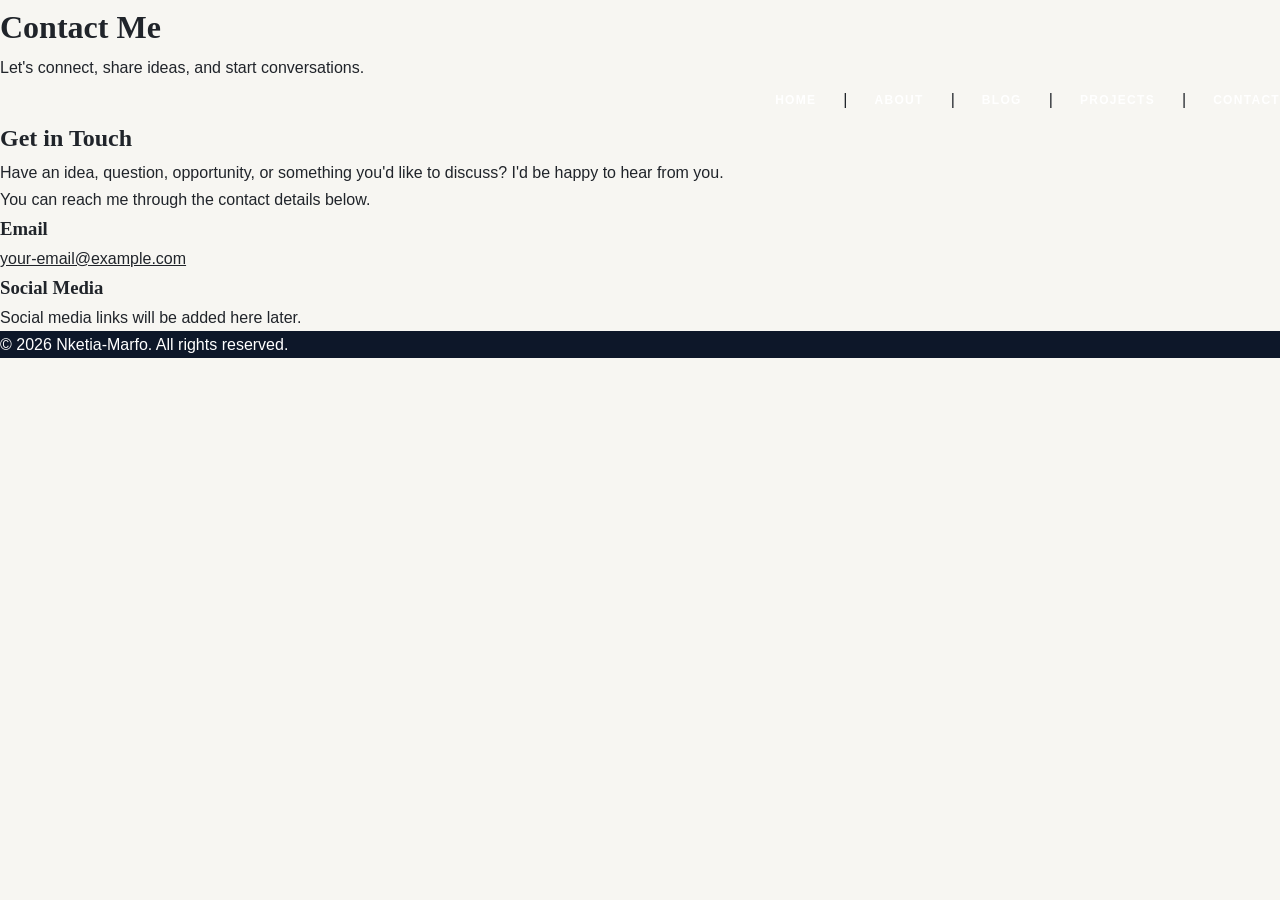
<file: contacts.html>
<!DOCTYPE html>
<html lang="en">
<head>
    <meta charset="UTF-8">
    <meta name="viewport" content="width=device-width, initial-scale=1.0">

    <title>Contact | Nketia-Marfo</title>

    <link rel="stylesheet" href="style.css">
</head>

<body>

    <header>
        <h1>Contact Me</h1>
        <p>Let's connect, share ideas, and start conversations.</p>

        <nav>
            <a href="index.html">Home</a> |
            <a href="about.html">About</a> |
            <a href="blog.html">Blog</a> |
            <a href="projects.html">Projects</a> |
            <a href="contact.html">Contact</a>
        </nav>
    </header>

    <main>

        <section>
            <h2>Get in Touch</h2>

            <p>
                Have an idea, question, opportunity, or something you'd
                like to discuss? I'd be happy to hear from you.
            </p>

            <p>
                You can reach me through the contact details below.
            </p>

            <h3>Email</h3>
            <p>
                <a href="mailto:your-email@example.com">
                    your-email@example.com
                </a>
            </p>

            <h3>Social Media</h3>
            <p>
                Social media links will be added here later.
            </p>

        </section>

    </main>

    <footer>
        <p>© 2026 Nketia-Marfo. All rights reserved.</p>
    </footer>

</body>
</html>
</file>
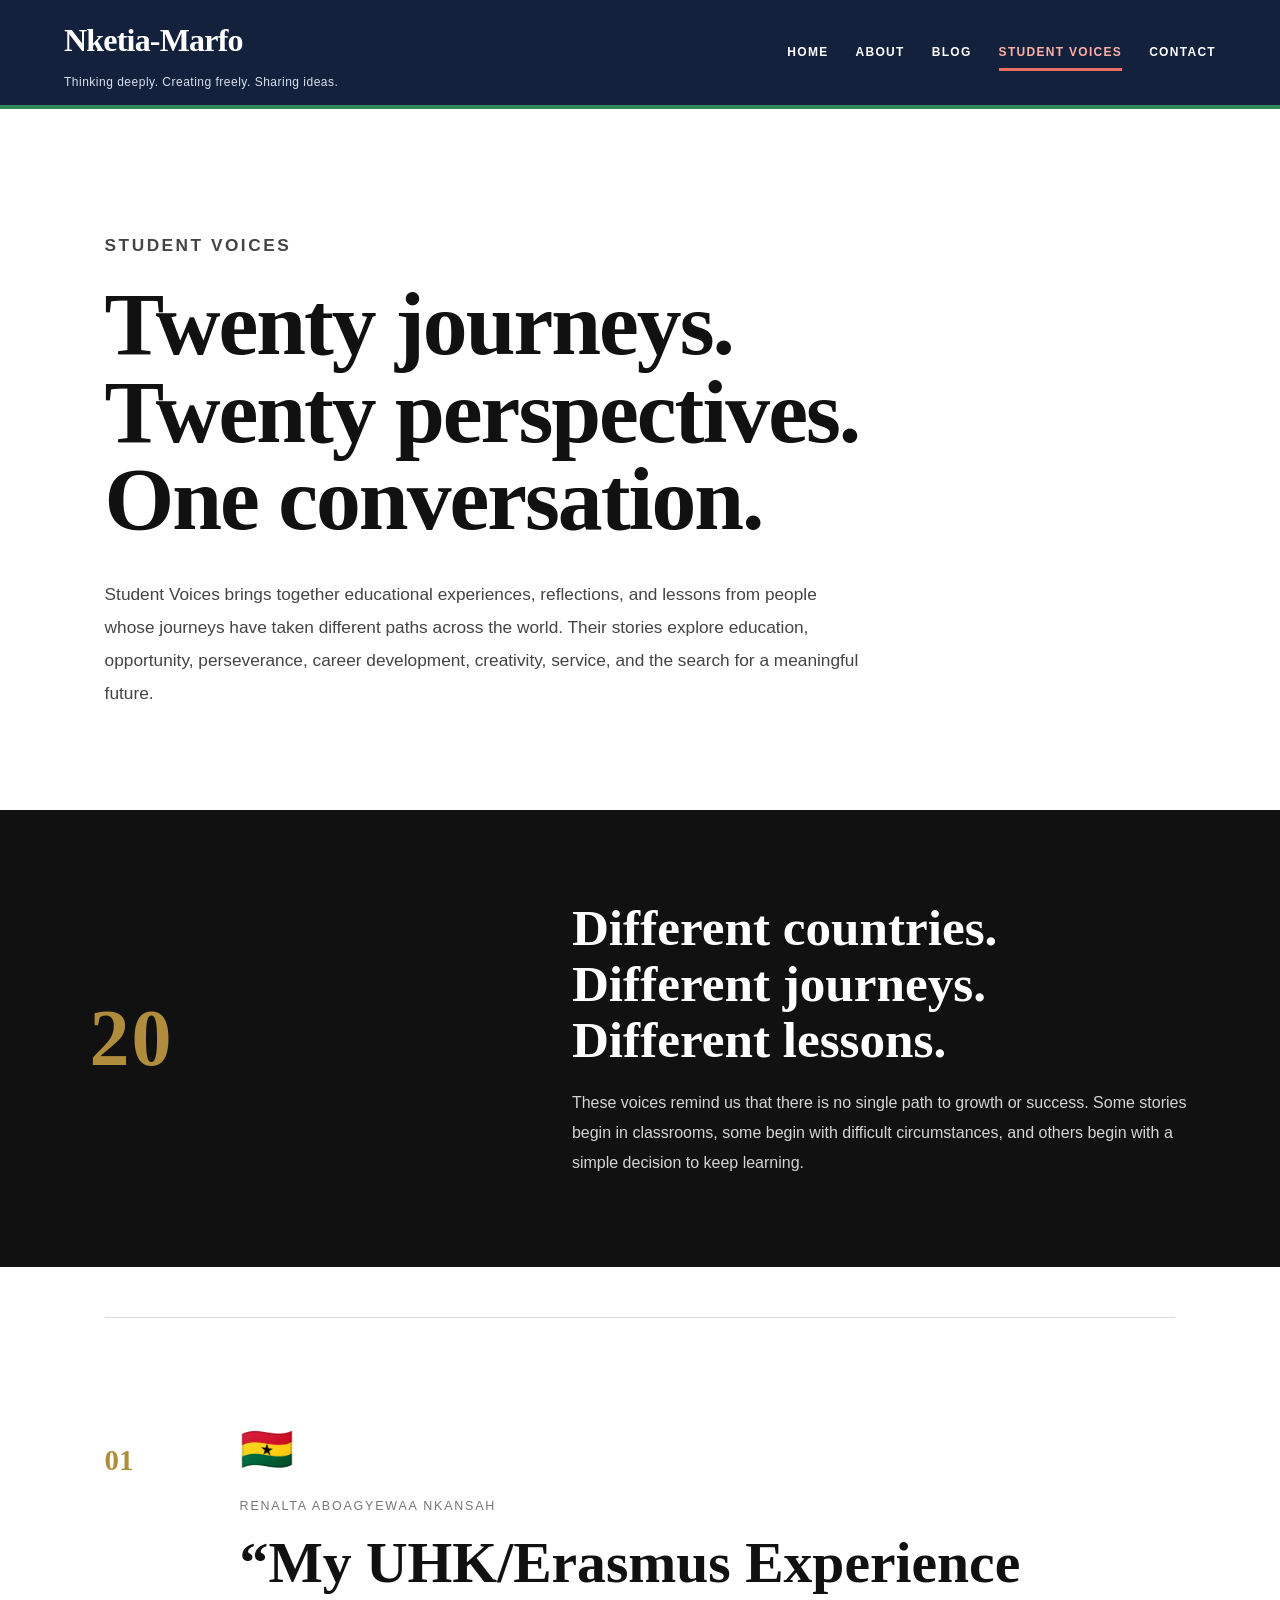
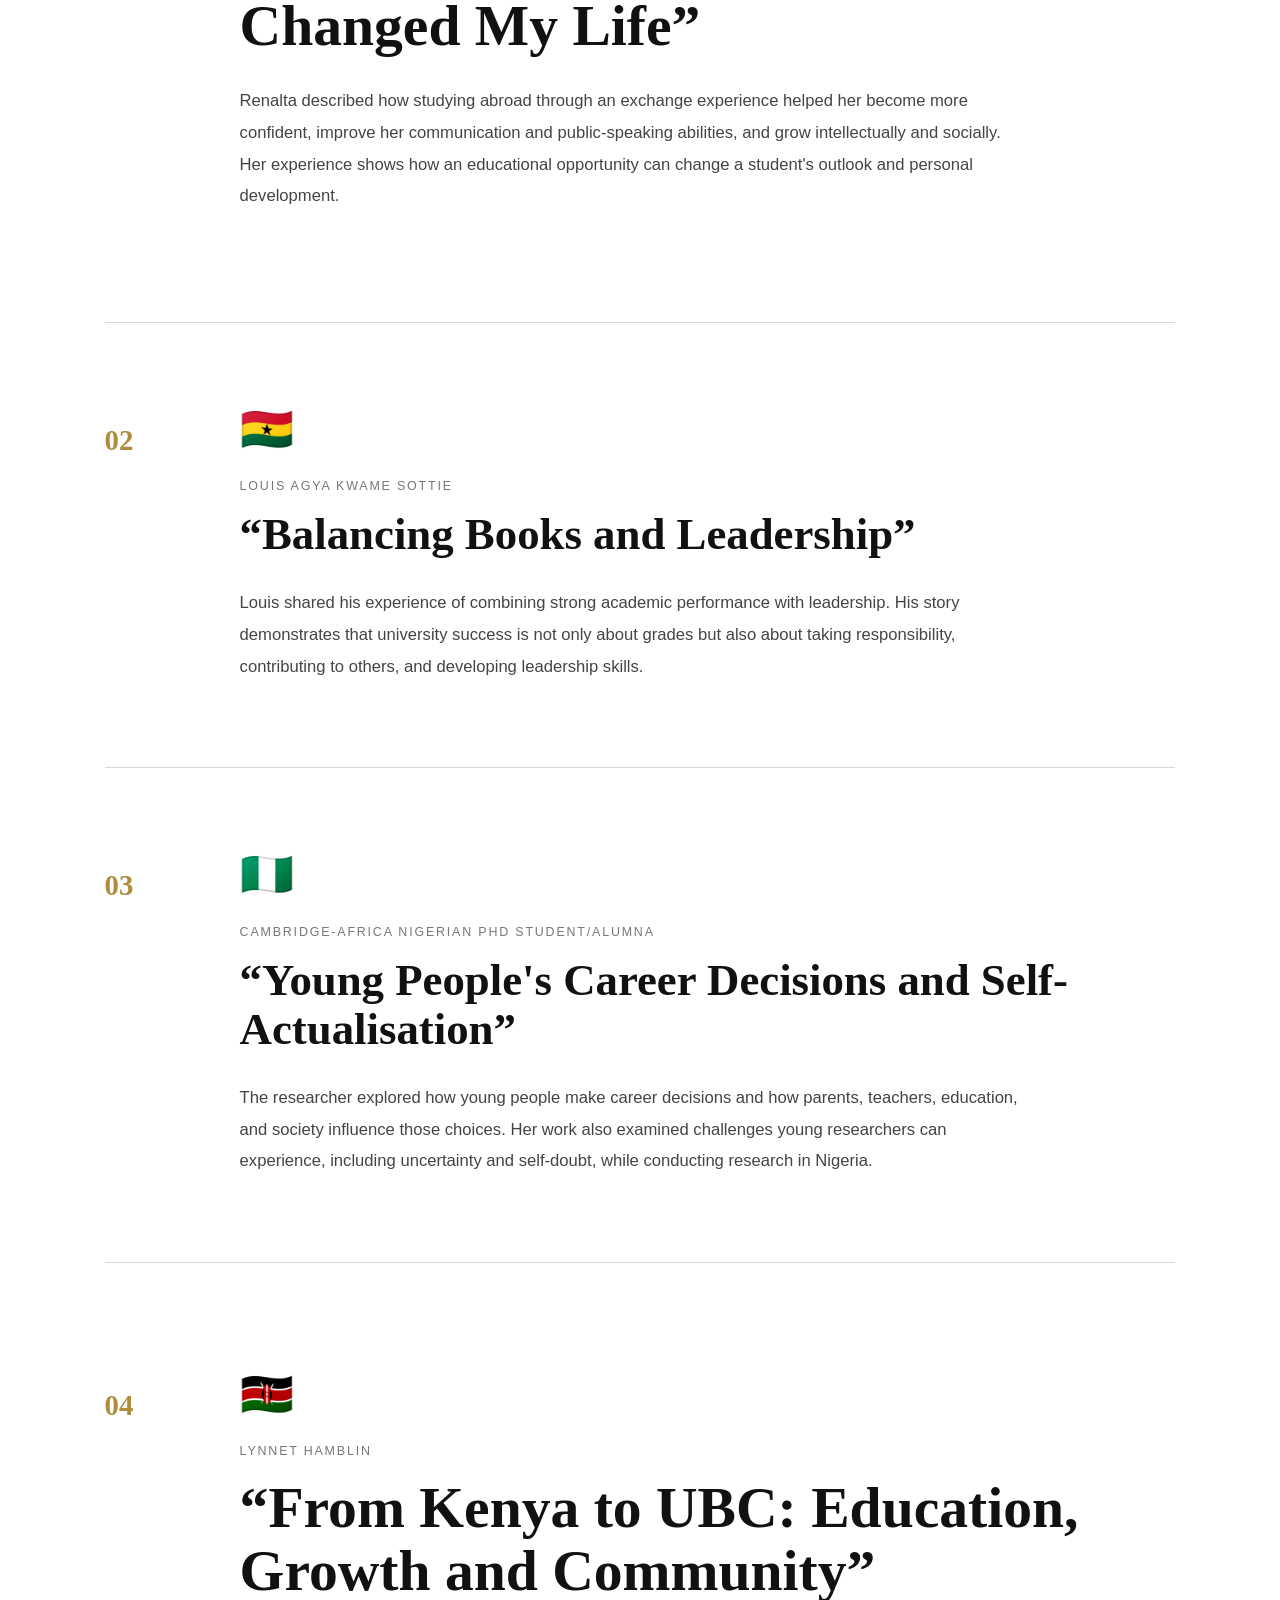
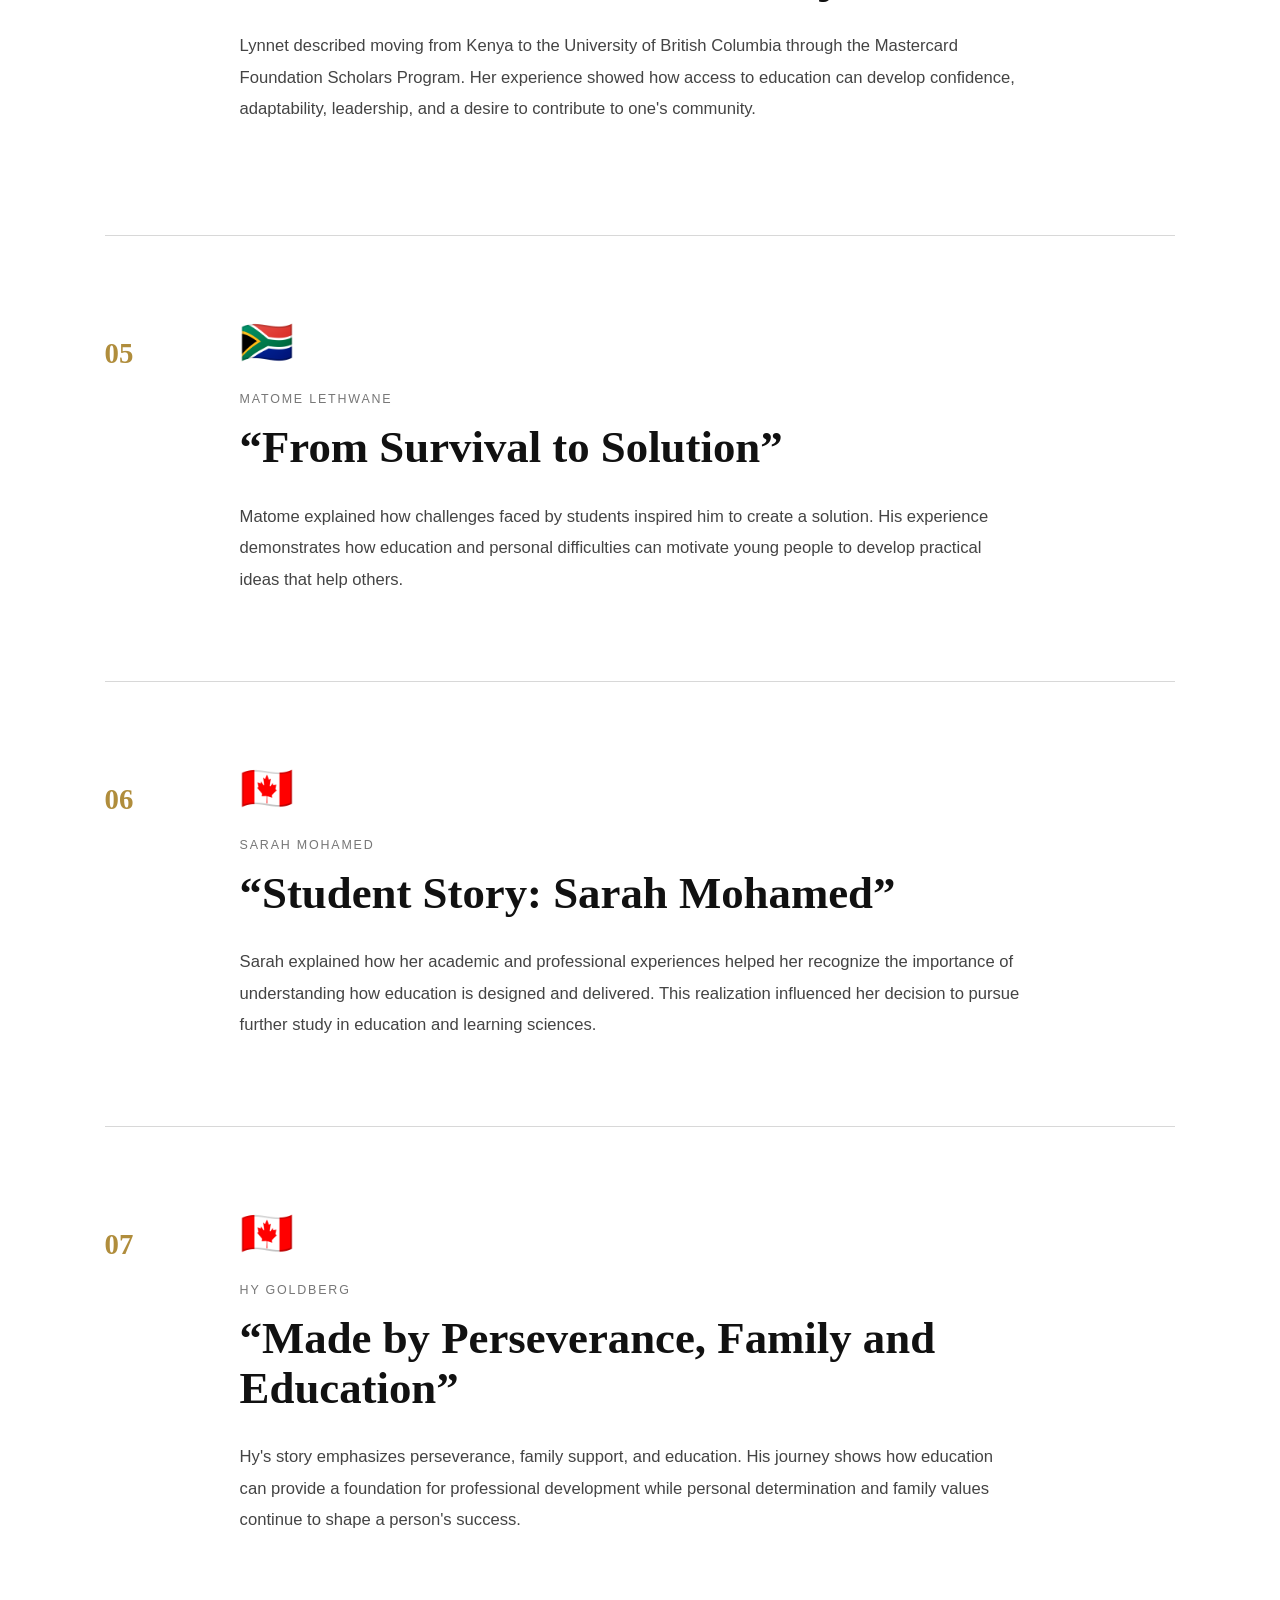
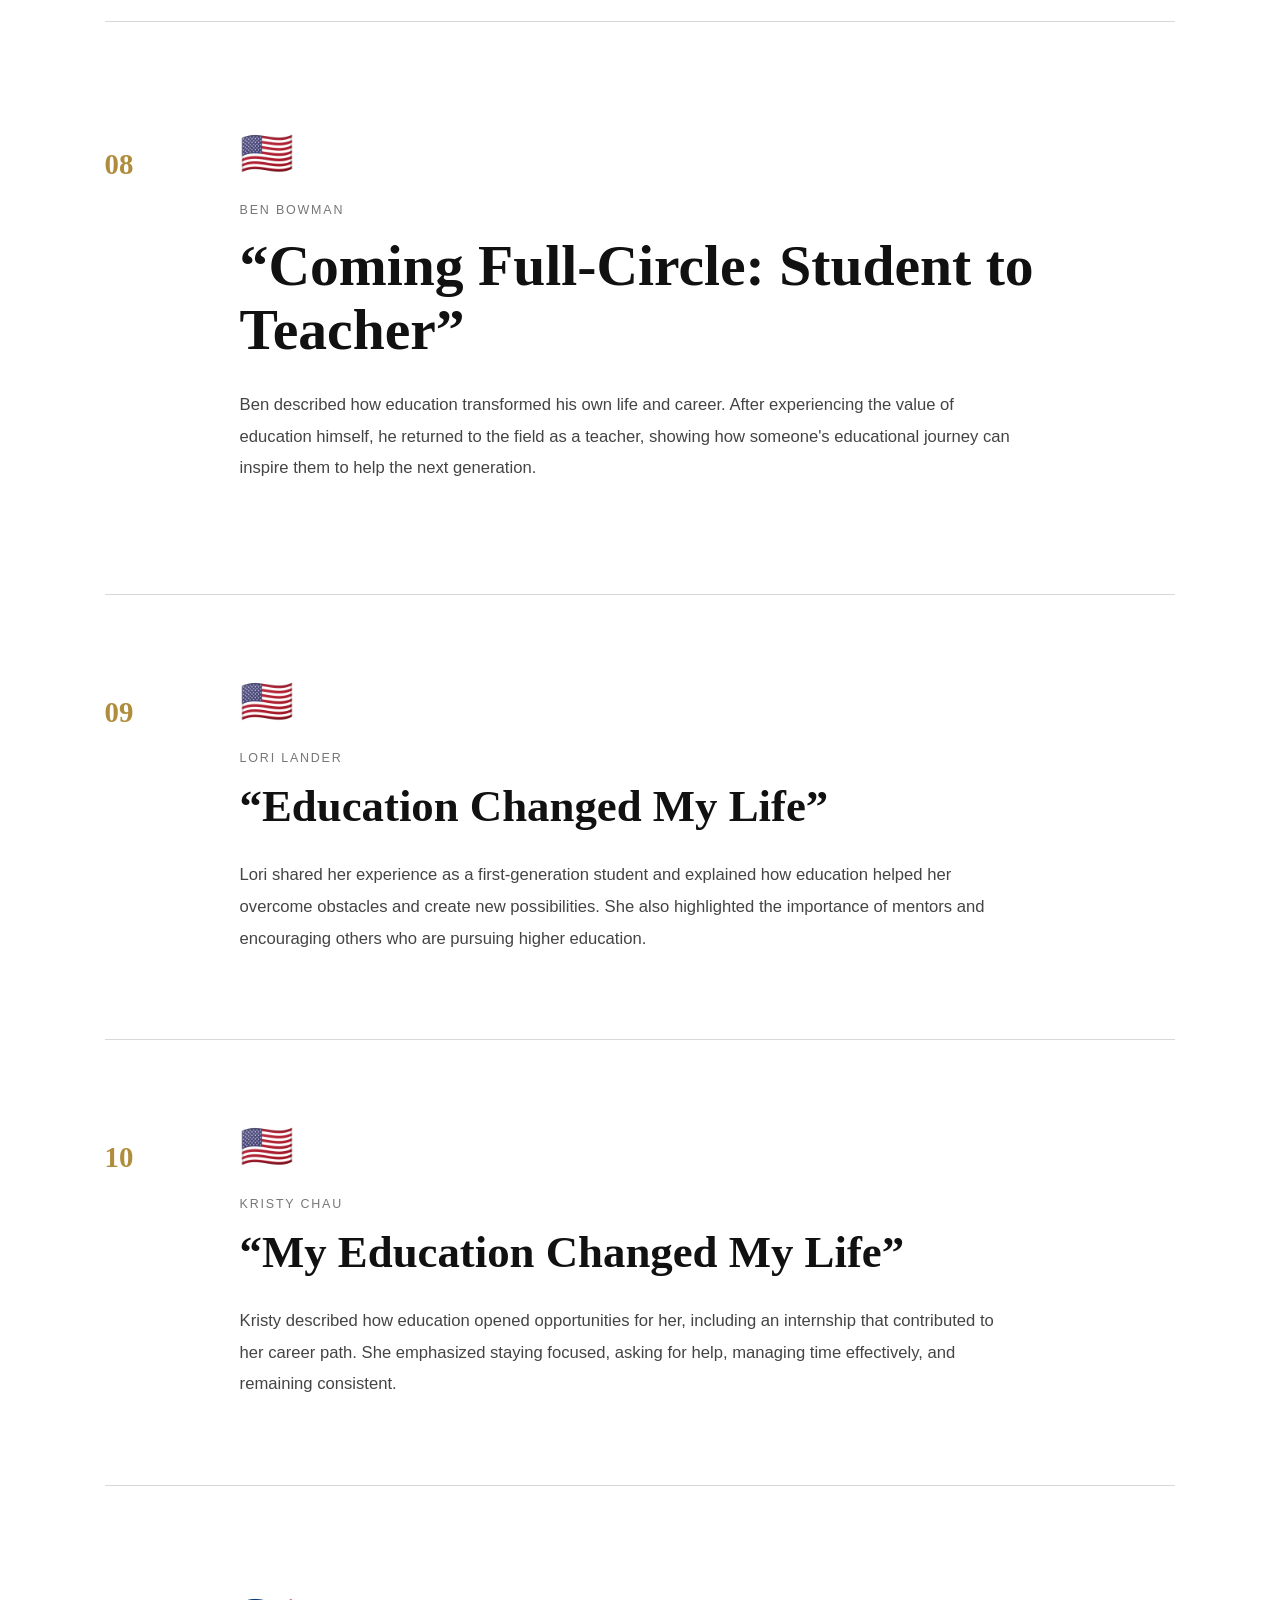
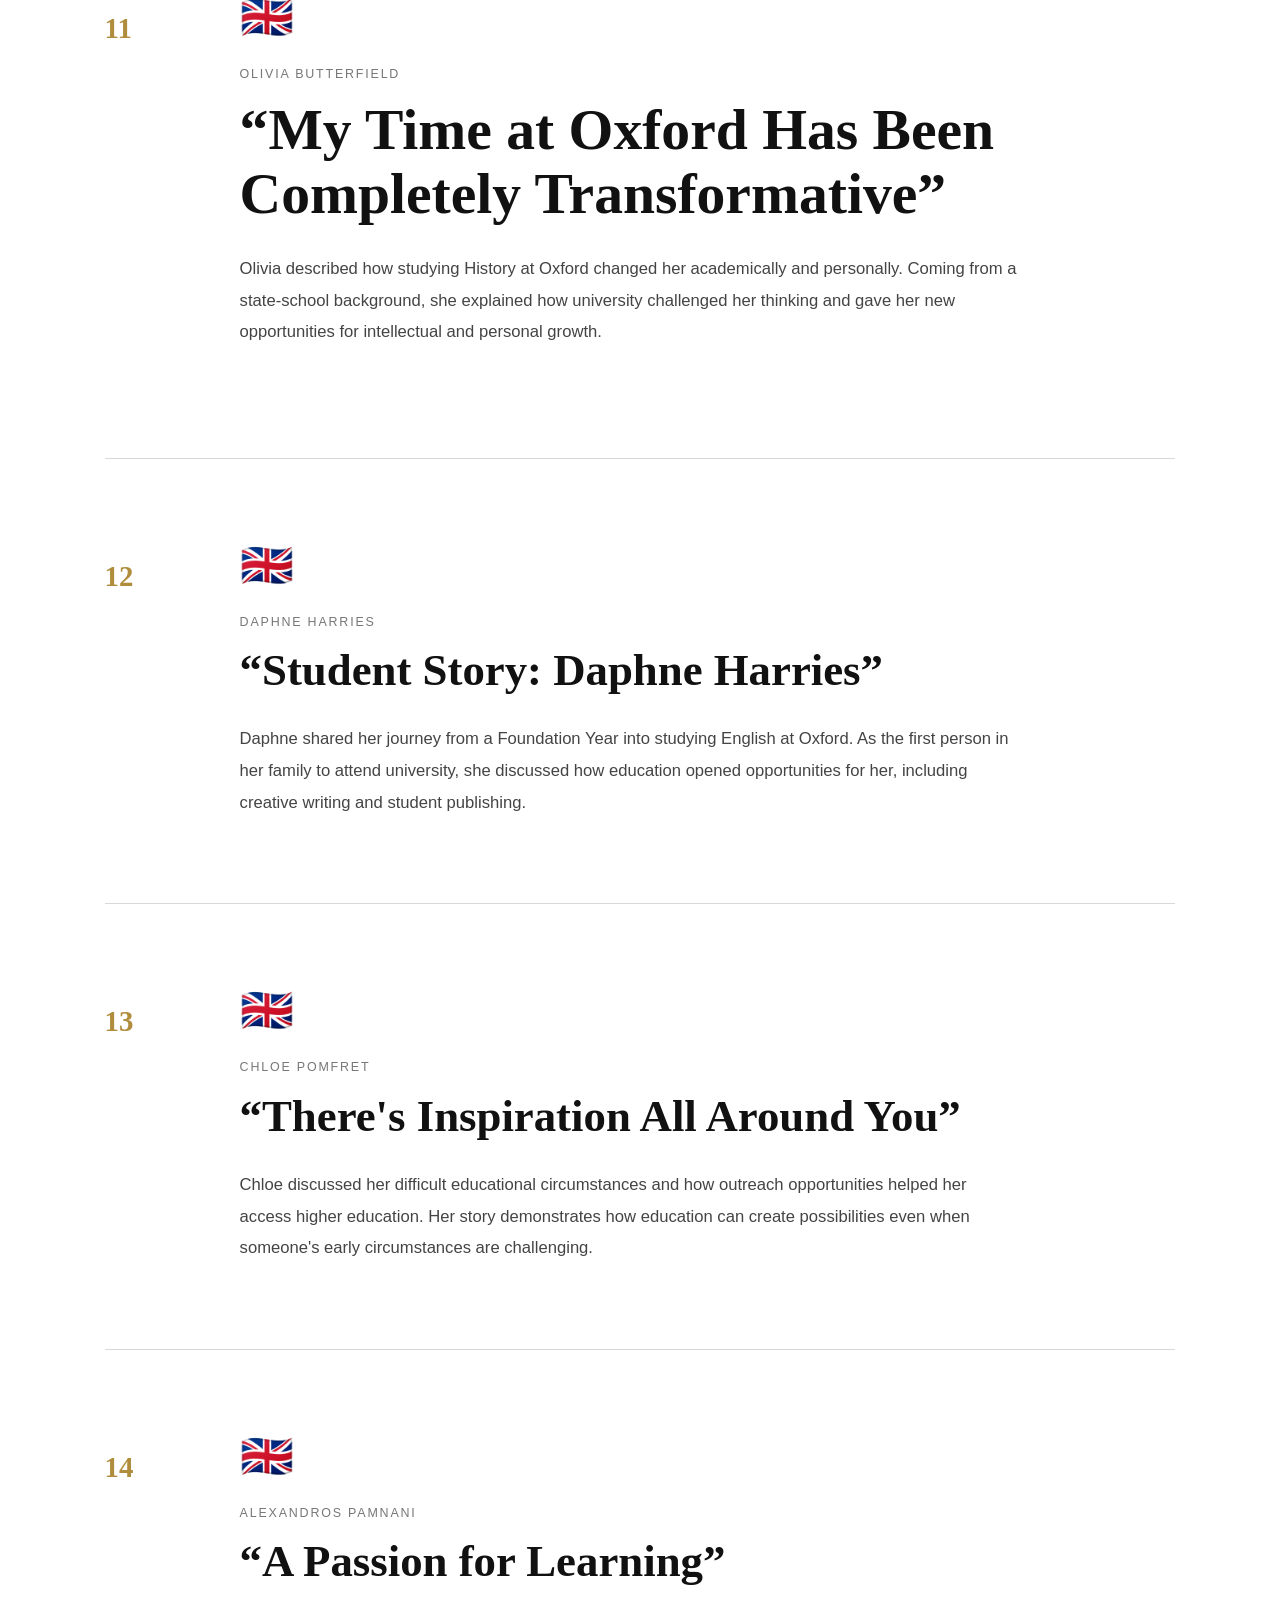
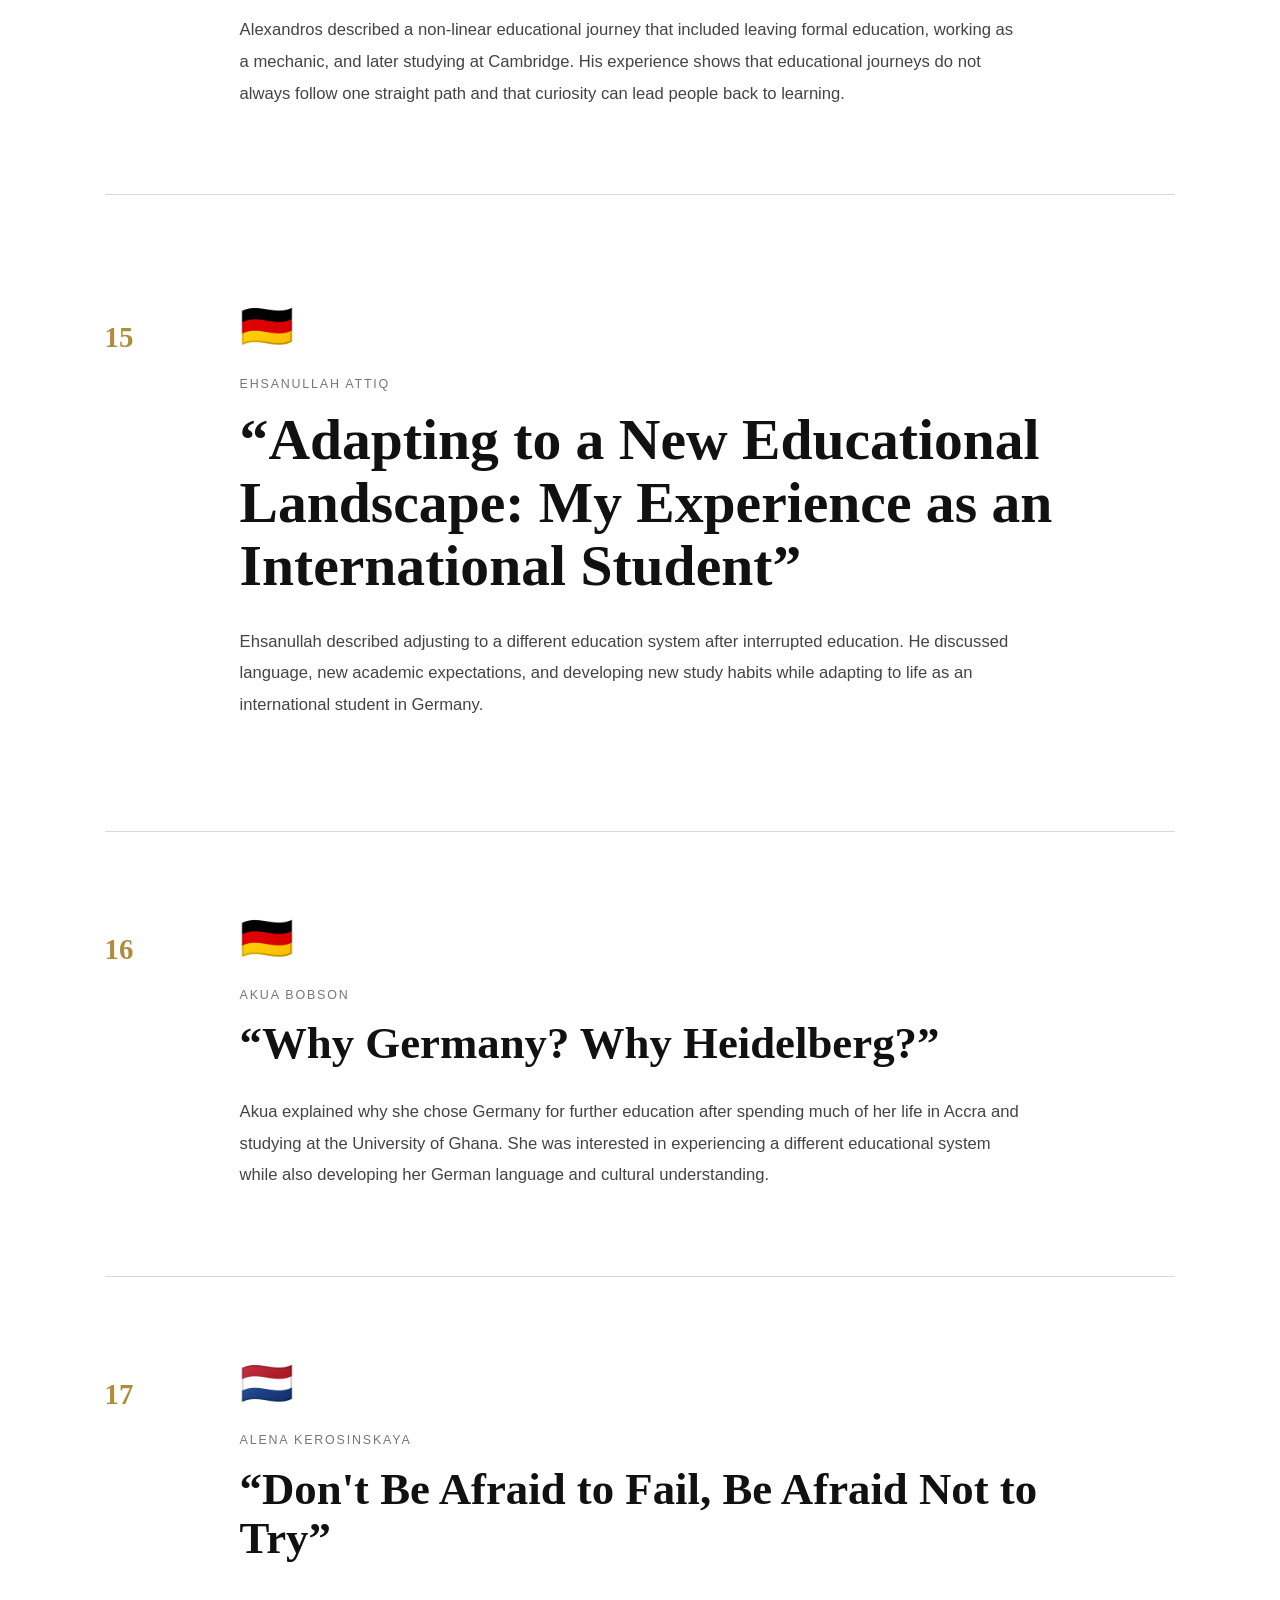
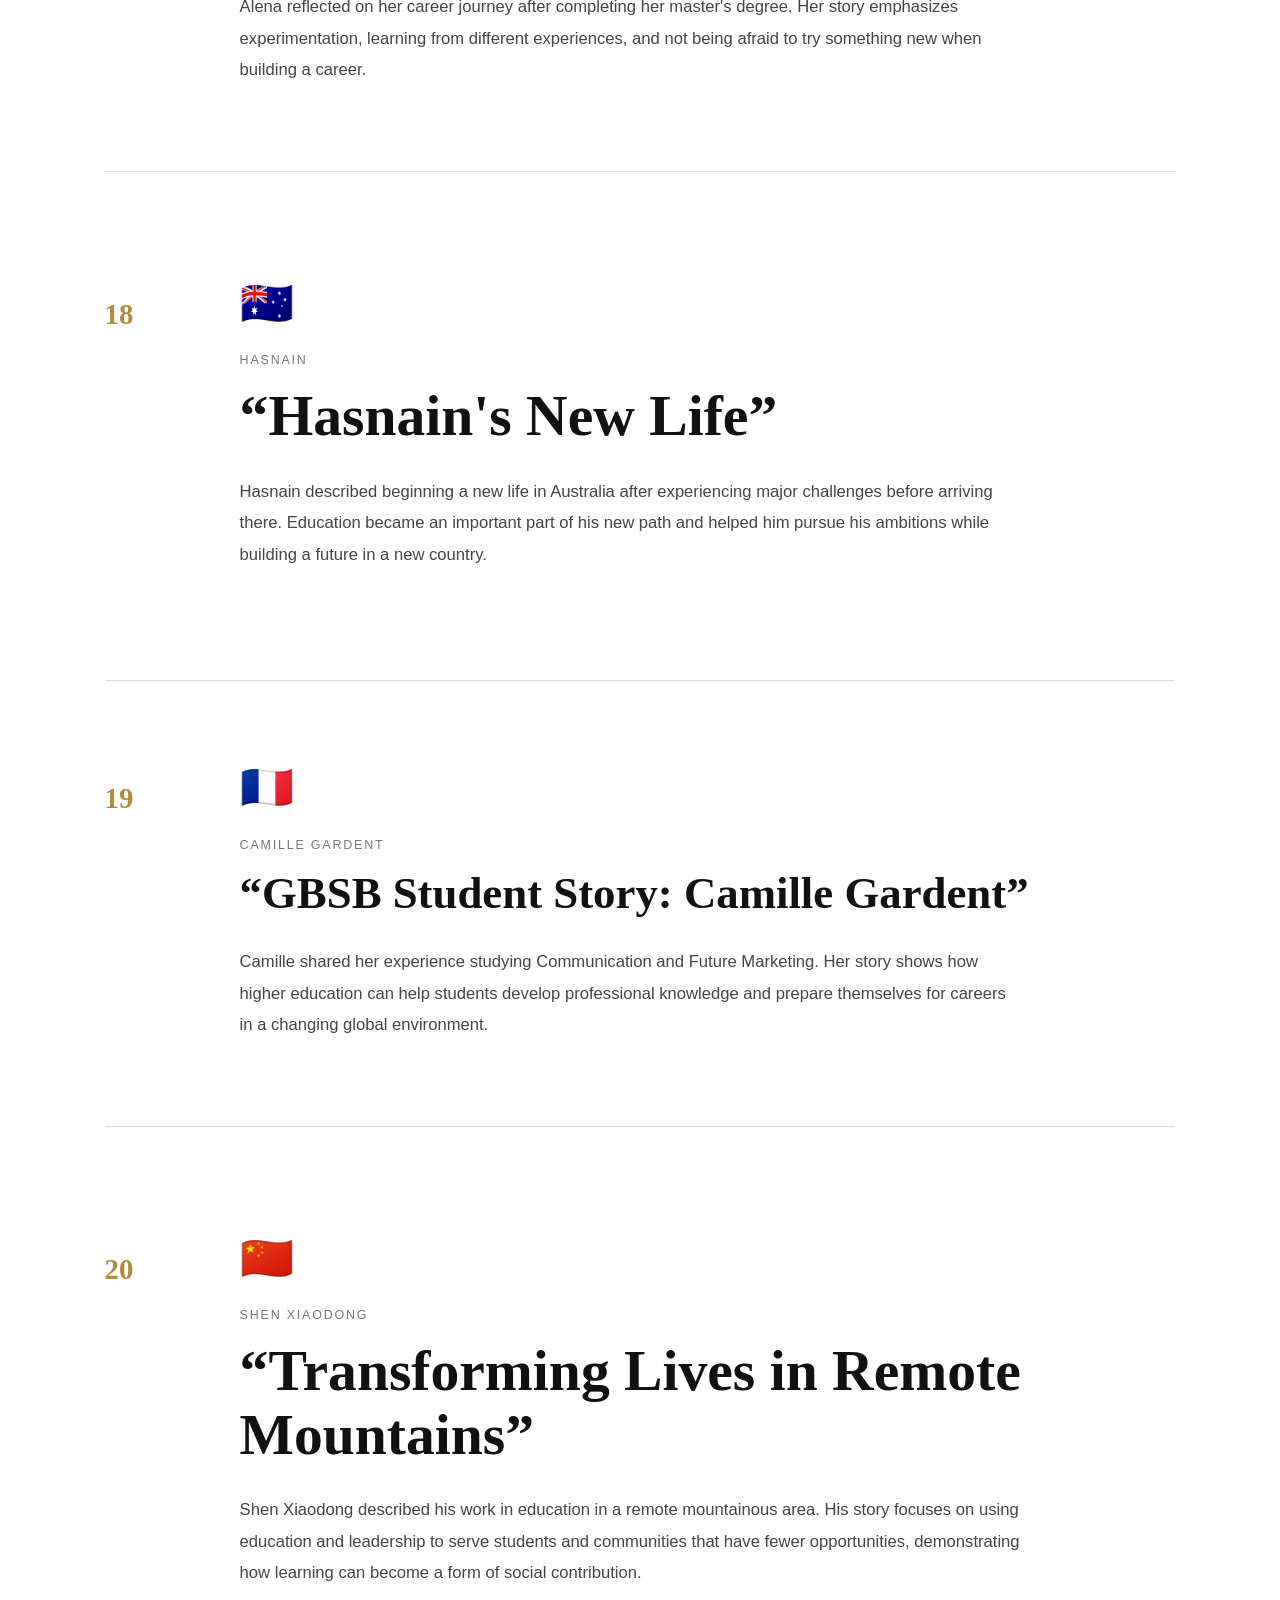
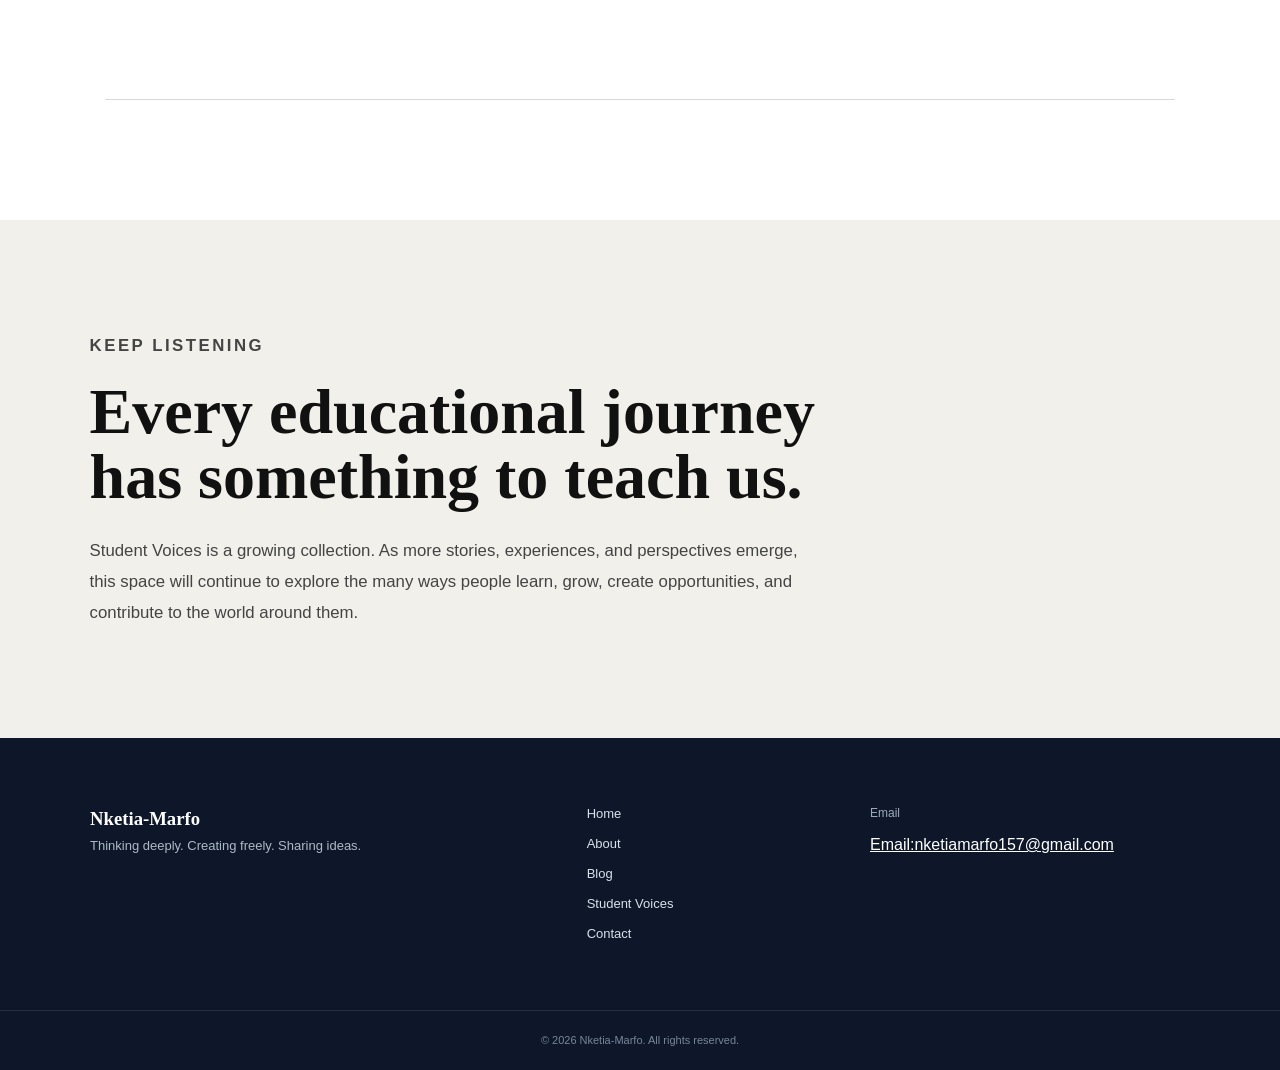
<file: Students voice.html>
<!DOCTYPE html>
<html lang="en">
<head>
    <meta charset="UTF-8">
    <meta name="viewport" content="width=device-width, initial-scale=1.0">

    <title>Student Voices | Nketia-Marfo</title>

    <link rel="stylesheet" href="style.css">

    <style>

        /* =========================================
           STUDENT VOICES
           Nketia-Marfo Editorial University Style
        ========================================= */

        .voices-page {
            background: #fff;
        }

        /* =========================================
           INTRODUCTION
        ========================================= */

        .voices-intro {
            max-width: 1250px;
            margin: 0 auto;
            padding: 120px 7% 100px;
        }

        .voices-label {
            font-family: Arial, Helvetica, sans-serif;
            font-size: 0.75rem;
            font-weight: bold;
            letter-spacing: 2.5px;
            color: #b08d3c;
            margin-bottom: 18px;
        }

        .voices-intro h2 {
            max-width: 850px;
            font-family: Georgia, "Times New Roman", serif;
            font-size: clamp(3rem, 7vw, 6.2rem);
            line-height: 0.98;
            letter-spacing: -2px;
            margin: 0 0 35px;
            color: #111;
        }

        .voices-intro p {
            max-width: 760px;
            font-size: 1.08rem;
            line-height: 1.9;
            color: #444;
        }


        /* =========================================
           FEATURED INTRODUCTION BAND
        ========================================= */

        .voices-statement {
            background: #111;
            color: white;
            padding: 90px 7%;
        }

        .voices-statement-inner {
            max-width: 1250px;
            margin: 0 auto;
            display: grid;
            grid-template-columns: 1fr 1.5fr;
            gap: 70px;
            align-items: center;
        }

        .statement-number {
            font-family: Georgia, "Times New Roman", serif;
            font-size: 5rem;
            color: #b08d3c;
            line-height: 1;
        }

        .voices-statement h2 {
            font-family: Georgia, "Times New Roman", serif;
            font-size: clamp(2rem, 4vw, 3.5rem);
            line-height: 1.1;
            margin: 0 0 20px;
        }

        .voices-statement p {
            max-width: 720px;
            color: #d5d5d5;
            font-size: 1rem;
            line-height: 1.85;
        }


        /* =========================================
           VOICE COLLECTION
        ========================================= */

        .voice-collection {
            max-width: 1250px;
            margin: 0 auto;
            padding: 50px 7% 120px;
        }

        .voice-entry {
            display: grid;
            grid-template-columns: 100px 1fr;
            gap: 35px;
            padding: 85px 0;
            border-bottom: 1px solid #d8d8d8;
        }

        .voice-entry:first-child {
            border-top: 1px solid #d8d8d8;
        }

        .voice-number {
            font-family: Georgia, "Times New Roman", serif;
            font-size: 1.8rem;
            font-weight: bold;
            color: #b08d3c;
            padding-top: 8px;
        }

        .voice-main {
            max-width: 900px;
        }


        /* =========================================
           FLAG
        ========================================= */

        .voice-flag {
            display: block;
            font-size: 2.7rem;
            line-height: 1;
            margin-bottom: 25px;
        }


        /* =========================================
           WRITER
        ========================================= */

        .voice-writer {
            font-family: Arial, Helvetica, sans-serif;
            font-size: 0.78rem;
            letter-spacing: 1.8px;
            text-transform: uppercase;
            color: #777;
            margin-bottom: 13px;
        }


        /* =========================================
           TITLE
        ========================================= */

        .voice-title {
            font-family: Georgia, "Times New Roman", serif;
            font-size: clamp(1.9rem, 3.5vw, 3.1rem);
            line-height: 1.1;
            color: #111;
            margin: 0 0 28px;
            max-width: 850px;
        }


        /* =========================================
           EXPLANATION
        ========================================= */

        .voice-explanation {
            max-width: 780px;
            font-size: 1.04rem;
            line-height: 1.9;
            color: #444;
            margin: 0;
        }


        /* =========================================
           FEATURED VOICES
        ========================================= */

        .voice-entry.featured {
            padding: 110px 0;
        }

        .voice-entry.featured .voice-title {
            font-size: clamp(2.3rem, 4.5vw, 4rem);
        }


        /* =========================================
           CLOSING SECTION
        ========================================= */

        .voices-closing {
            background: #f2f0eb;
            padding: 110px 7%;
        }

        .voices-closing-inner {
            max-width: 1250px;
            margin: 0 auto;
        }

        .voices-closing h2 {
            max-width: 800px;
            font-family: Georgia, "Times New Roman", serif;
            font-size: clamp(2.7rem, 5vw, 5rem);
            line-height: 1.02;
            margin: 0 0 25px;
            color: #111;
        }

        .voices-closing p {
            max-width: 720px;
            font-size: 1.05rem;
            line-height: 1.85;
            color: #444;
        }


        /* =========================================
           MOBILE
        ========================================= */

        @media (max-width: 800px) {

            .voices-intro {
                padding: 80px 6% 70px;
            }

            .voices-intro h2 {
                font-size: 3.1rem;
                letter-spacing: -1px;
            }

            .voices-statement {
                padding: 70px 6%;
            }

            .voices-statement-inner {
                grid-template-columns: 1fr;
                gap: 30px;
            }

            .statement-number {
                font-size: 3.5rem;
            }

            .voice-collection {
                padding: 30px 6% 80px;
            }

            .voice-entry {
                grid-template-columns: 1fr;
                gap: 15px;
                padding: 60px 0;
            }

            .voice-number {
                font-size: 1.4rem;
            }

            .voice-flag {
                font-size: 2.3rem;
            }

            .voice-title {
                font-size: 2rem;
            }

            .voice-explanation {
                font-size: 1rem;
                line-height: 1.75;
            }

            .voices-closing {
                padding: 80px 6%;
            }

            .voices-closing h2 {
                font-size: 2.8rem;
            }
        }

    </style>
</head>


<body>


<!-- =========================================
     HEADER
========================================= -->

<header class="site-header">

    <div class="header-content">

        <div class="brand-block">

            <h1 class="site-name">
                Nketia-Marfo
            </h1>

            <p>
                Thinking deeply. Creating freely. Sharing ideas.
            </p>

        </div>


        <nav class="main-nav">

            <a href="index.html" class="nav-link">
                Home
            </a>

            <a href="about.html" class="nav-link">
                About
            </a>

            <a href="blog.html" class="nav-link">
                Blog
            </a>

            <a href="student-voices.html" class="nav-link active">
                Student Voices
            </a>

            <a href="contact.html" class="nav-link">
                Contact
            </a>

        </nav>

    </div>

</header>



<main class="voices-page">


<!-- =========================================
     INTRO
========================================= -->

<section class="voices-intro">

    <p class="voices-label">
        STUDENT VOICES
    </p>

    <h2>
        Twenty journeys.
        Twenty perspectives.
        One conversation.
    </h2>

    <p>
        Student Voices brings together educational experiences,
        reflections, and lessons from people whose journeys have
        taken different paths across the world. Their stories explore
        education, opportunity, perseverance, career development,
        creativity, service, and the search for a meaningful future.
    </p>

</section>



<!-- =========================================
     DARK STATEMENT
========================================= -->

<section class="voices-statement">

    <div class="voices-statement-inner">

        <div>
            <div class="statement-number">
                20
            </div>
        </div>

        <div>

            <h2>
                Different countries.
                Different journeys.
                Different lessons.
            </h2>

            <p>
                These voices remind us that there is no single path to
                growth or success. Some stories begin in classrooms,
                some begin with difficult circumstances, and others
                begin with a simple decision to keep learning.
            </p>

        </div>

    </div>

</section>



<!-- =========================================
     THE 20 VOICES
========================================= -->

<section class="voice-collection">


    <!-- 01 -->

    <article class="voice-entry featured">

        <div class="voice-number">
            01
        </div>

        <div class="voice-main">

            <span class="voice-flag">🇬🇭</span>

            <p class="voice-writer">
                Renalta Aboagyewaa Nkansah
            </p>

            <h3 class="voice-title">
                “My UHK/Erasmus Experience Changed My Life”
            </h3>

            <p class="voice-explanation">
                Renalta described how studying abroad through an exchange
                experience helped her become more confident, improve her
                communication and public-speaking abilities, and grow
                intellectually and socially. Her experience shows how an
                educational opportunity can change a student's outlook
                and personal development.
            </p>

        </div>

    </article>



    <!-- 02 -->

    <article class="voice-entry">

        <div class="voice-number">
            02
        </div>

        <div class="voice-main">

            <span class="voice-flag">🇬🇭</span>

            <p class="voice-writer">
                Louis Agya Kwame Sottie
            </p>

            <h3 class="voice-title">
                “Balancing Books and Leadership”
            </h3>

            <p class="voice-explanation">
                Louis shared his experience of combining strong academic
                performance with leadership. His story demonstrates that
                university success is not only about grades but also about
                taking responsibility, contributing to others, and developing
                leadership skills.
            </p>

        </div>

    </article>



    <!-- 03 -->

    <article class="voice-entry">

        <div class="voice-number">
            03
        </div>

        <div class="voice-main">

            <span class="voice-flag">🇳🇬</span>

            <p class="voice-writer">
                Cambridge-Africa Nigerian PhD Student/Alumna
            </p>

            <h3 class="voice-title">
                “Young People's Career Decisions and Self-Actualisation”
            </h3>

            <p class="voice-explanation">
                The researcher explored how young people make career
                decisions and how parents, teachers, education, and society
                influence those choices. Her work also examined challenges
                young researchers can experience, including uncertainty and
                self-doubt, while conducting research in Nigeria.
            </p>

        </div>

    </article>



    <!-- 04 -->

    <article class="voice-entry featured">

        <div class="voice-number">
            04
        </div>

        <div class="voice-main">

            <span class="voice-flag">🇰🇪</span>

            <p class="voice-writer">
                Lynnet Hamblin
            </p>

            <h3 class="voice-title">
                “From Kenya to UBC: Education, Growth and Community”
            </h3>

            <p class="voice-explanation">
                Lynnet described moving from Kenya to the University of
                British Columbia through the Mastercard Foundation Scholars
                Program. Her experience showed how access to education can
                develop confidence, adaptability, leadership, and a desire
                to contribute to one's community.
            </p>

        </div>

    </article>



    <!-- 05 -->

    <article class="voice-entry">

        <div class="voice-number">
            05
        </div>

        <div class="voice-main">

            <span class="voice-flag">🇿🇦</span>

            <p class="voice-writer">
                Matome Lethwane
            </p>

            <h3 class="voice-title">
                “From Survival to Solution”
            </h3>

            <p class="voice-explanation">
                Matome explained how challenges faced by students inspired
                him to create a solution. His experience demonstrates how
                education and personal difficulties can motivate young people
                to develop practical ideas that help others.
            </p>

        </div>

    </article>



    <!-- 06 -->

    <article class="voice-entry">

        <div class="voice-number">
            06
        </div>

        <div class="voice-main">

            <span class="voice-flag">🇨🇦</span>

            <p class="voice-writer">
                Sarah Mohamed
            </p>

            <h3 class="voice-title">
                “Student Story: Sarah Mohamed”
            </h3>

            <p class="voice-explanation">
                Sarah explained how her academic and professional
                experiences helped her recognize the importance of
                understanding how education is designed and delivered.
                This realization influenced her decision to pursue
                further study in education and learning sciences.
            </p>

        </div>

    </article>



    <!-- 07 -->

    <article class="voice-entry">

        <div class="voice-number">
            07
        </div>

        <div class="voice-main">

            <span class="voice-flag">🇨🇦</span>

            <p class="voice-writer">
                Hy Goldberg
            </p>

            <h3 class="voice-title">
                “Made by Perseverance, Family and Education”
            </h3>

            <p class="voice-explanation">
                Hy's story emphasizes perseverance, family support, and
                education. His journey shows how education can provide
                a foundation for professional development while personal
                determination and family values continue to shape a
                person's success.
            </p>

        </div>

    </article>



    <!-- 08 -->

    <article class="voice-entry featured">

        <div class="voice-number">
            08
        </div>

        <div class="voice-main">

            <span class="voice-flag">🇺🇸</span>

            <p class="voice-writer">
                Ben Bowman
            </p>

            <h3 class="voice-title">
                “Coming Full-Circle: Student to Teacher”
            </h3>

            <p class="voice-explanation">
                Ben described how education transformed his own life and
                career. After experiencing the value of education himself,
                he returned to the field as a teacher, showing how someone's
                educational journey can inspire them to help the next
                generation.
            </p>

        </div>

    </article>



    <!-- 09 -->

    <article class="voice-entry">

        <div class="voice-number">
            09
        </div>

        <div class="voice-main">

            <span class="voice-flag">🇺🇸</span>

            <p class="voice-writer">
                Lori Lander
            </p>

            <h3 class="voice-title">
                “Education Changed My Life”
            </h3>

            <p class="voice-explanation">
                Lori shared her experience as a first-generation student
                and explained how education helped her overcome obstacles
                and create new possibilities. She also highlighted the
                importance of mentors and encouraging others who are
                pursuing higher education.
            </p>

        </div>

    </article>



    <!-- 10 -->

    <article class="voice-entry">

        <div class="voice-number">
            10
        </div>

        <div class="voice-main">

            <span class="voice-flag">🇺🇸</span>

            <p class="voice-writer">
                Kristy Chau
            </p>

            <h3 class="voice-title">
                “My Education Changed My Life”
            </h3>

            <p class="voice-explanation">
                Kristy described how education opened opportunities for
                her, including an internship that contributed to her
                career path. She emphasized staying focused, asking for
                help, managing time effectively, and remaining consistent.
            </p>

        </div>

    </article>



    <!-- 11 -->

    <article class="voice-entry featured">

        <div class="voice-number">
            11
        </div>

        <div class="voice-main">

            <span class="voice-flag">🇬🇧</span>

            <p class="voice-writer">
                Olivia Butterfield
            </p>

            <h3 class="voice-title">
                “My Time at Oxford Has Been Completely Transformative”
            </h3>

            <p class="voice-explanation">
                Olivia described how studying History at Oxford changed
                her academically and personally. Coming from a state-school
                background, she explained how university challenged her
                thinking and gave her new opportunities for intellectual
                and personal growth.
            </p>

        </div>

    </article>



    <!-- 12 -->

    <article class="voice-entry">

        <div class="voice-number">
            12
        </div>

        <div class="voice-main">

            <span class="voice-flag">🇬🇧</span>

            <p class="voice-writer">
                Daphne Harries
            </p>

            <h3 class="voice-title">
                “Student Story: Daphne Harries”
            </h3>

            <p class="voice-explanation">
                Daphne shared her journey from a Foundation Year into
                studying English at Oxford. As the first person in her
                family to attend university, she discussed how education
                opened opportunities for her, including creative writing
                and student publishing.
            </p>

        </div>

    </article>



    <!-- 13 -->

    <article class="voice-entry">

        <div class="voice-number">
            13
        </div>

        <div class="voice-main">

            <span class="voice-flag">🇬🇧</span>

            <p class="voice-writer">
                Chloe Pomfret
            </p>

            <h3 class="voice-title">
                “There's Inspiration All Around You”
            </h3>

            <p class="voice-explanation">
                Chloe discussed her difficult educational circumstances
                and how outreach opportunities helped her access higher
                education. Her story demonstrates how education can create
                possibilities even when someone's early circumstances are
                challenging.
            </p>

        </div>

    </article>



    <!-- 14 -->

    <article class="voice-entry">

        <div class="voice-number">
            14
        </div>

        <div class="voice-main">

            <span class="voice-flag">🇬🇧</span>

            <p class="voice-writer">
                Alexandros Pamnani
            </p>

            <h3 class="voice-title">
                “A Passion for Learning”
            </h3>

            <p class="voice-explanation">
                Alexandros described a non-linear educational journey that
                included leaving formal education, working as a mechanic,
                and later studying at Cambridge. His experience shows that
                educational journeys do not always follow one straight path
                and that curiosity can lead people back to learning.
            </p>

        </div>

    </article>



    <!-- 15 -->

    <article class="voice-entry featured">

        <div class="voice-number">
            15
        </div>

        <div class="voice-main">

            <span class="voice-flag">🇩🇪</span>

            <p class="voice-writer">
                Ehsanullah Attiq
            </p>

            <h3 class="voice-title">
                “Adapting to a New Educational Landscape:
                My Experience as an International Student”
            </h3>

            <p class="voice-explanation">
                Ehsanullah described adjusting to a different education
                system after interrupted education. He discussed language,
                new academic expectations, and developing new study habits
                while adapting to life as an international student in
                Germany.
            </p>

        </div>

    </article>



    <!-- 16 -->

    <article class="voice-entry">

        <div class="voice-number">
            16
        </div>

        <div class="voice-main">

            <span class="voice-flag">🇩🇪</span>

            <p class="voice-writer">
                Akua Bobson
            </p>

            <h3 class="voice-title">
                “Why Germany? Why Heidelberg?”
            </h3>

            <p class="voice-explanation">
                Akua explained why she chose Germany for further education
                after spending much of her life in Accra and studying at
                the University of Ghana. She was interested in experiencing
                a different educational system while also developing her
                German language and cultural understanding.
            </p>

        </div>

    </article>



    <!-- 17 -->

    <article class="voice-entry">

        <div class="voice-number">
            17
        </div>

        <div class="voice-main">

            <span class="voice-flag">🇳🇱</span>

            <p class="voice-writer">
                Alena Kerosinskaya
            </p>

            <h3 class="voice-title">
                “Don't Be Afraid to Fail, Be Afraid Not to Try”
            </h3>

            <p class="voice-explanation">
                Alena reflected on her career journey after completing
                her master's degree. Her story emphasizes experimentation,
                learning from different experiences, and not being afraid
                to try something new when building a career.
            </p>

        </div>

    </article>



    <!-- 18 -->

    <article class="voice-entry featured">

        <div class="voice-number">
            18
        </div>

        <div class="voice-main">

            <span class="voice-flag">🇦🇺</span>

            <p class="voice-writer">
                Hasnain
            </p>

            <h3 class="voice-title">
                “Hasnain's New Life”
            </h3>

            <p class="voice-explanation">
                Hasnain described beginning a new life in Australia after
                experiencing major challenges before arriving there.
                Education became an important part of his new path and
                helped him pursue his ambitions while building a future
                in a new country.
            </p>

        </div>

    </article>



    <!-- 19 -->

    <article class="voice-entry">

        <div class="voice-number">
            19
        </div>

        <div class="voice-main">

            <span class="voice-flag">🇫🇷</span>

            <p class="voice-writer">
                Camille Gardent
            </p>

            <h3 class="voice-title">
                “GBSB Student Story: Camille Gardent”
            </h3>

            <p class="voice-explanation">
                Camille shared her experience studying Communication
                and Future Marketing. Her story shows how higher education
                can help students develop professional knowledge and
                prepare themselves for careers in a changing global
                environment.
            </p>

        </div>

    </article>



    <!-- 20 -->

    <article class="voice-entry featured">

        <div class="voice-number">
            20
        </div>

        <div class="voice-main">

            <span class="voice-flag">🇨🇳</span>

            <p class="voice-writer">
                Shen Xiaodong
            </p>

            <h3 class="voice-title">
                “Transforming Lives in Remote Mountains”
            </h3>

            <p class="voice-explanation">
                Shen Xiaodong described his work in education in a remote
                mountainous area. His story focuses on using education and
                leadership to serve students and communities that have fewer
                opportunities, demonstrating how learning can become a form
                of social contribution.
            </p>

        </div>

    </article>


</section>



<!-- =========================================
     CLOSING
========================================= -->

<section class="voices-closing">

    <div class="voices-closing-inner">

        <p class="voices-label">
            KEEP LISTENING
        </p>

        <h2>
            Every educational journey
            has something to teach us.
        </h2>

        <p>
            Student Voices is a growing collection. As more stories,
            experiences, and perspectives emerge, this space will continue
            to explore the many ways people learn, grow, create opportunities,
            and contribute to the world around them.
        </p>

    </div>

</section>


</main>



<!-- =========================================
     FOOTER
========================================= -->

<footer>

    <div class="footer-content">

        <div class="footer-brand">

            <h3>
                Nketia-Marfo
            </h3>

            <p>
                Thinking deeply. Creating freely. Sharing ideas.
            </p>

        </div>


        <div class="footer-links">

            <a href="index.html">Home</a>
            <a href="about.html">About</a>
            <a href="blog.html">Blog</a>
            <a href="student-voices.html">Student Voices</a>
            <a href="contact.html">Contact</a>

        </div>


        <div class="footer-contact">

            <p>
                Email
            </p>

            <a href="mailto:nketiamarfo157@gmail.com">
               Email:nketiamarfo157@gmail.com 
            </a>

        </div>

    </div>


    <div class="footer-bottom">

        <p>
            © 2026 Nketia-Marfo. All rights reserved.
        </p>

    </div>

</footer>


</body>
    </html>
</file>
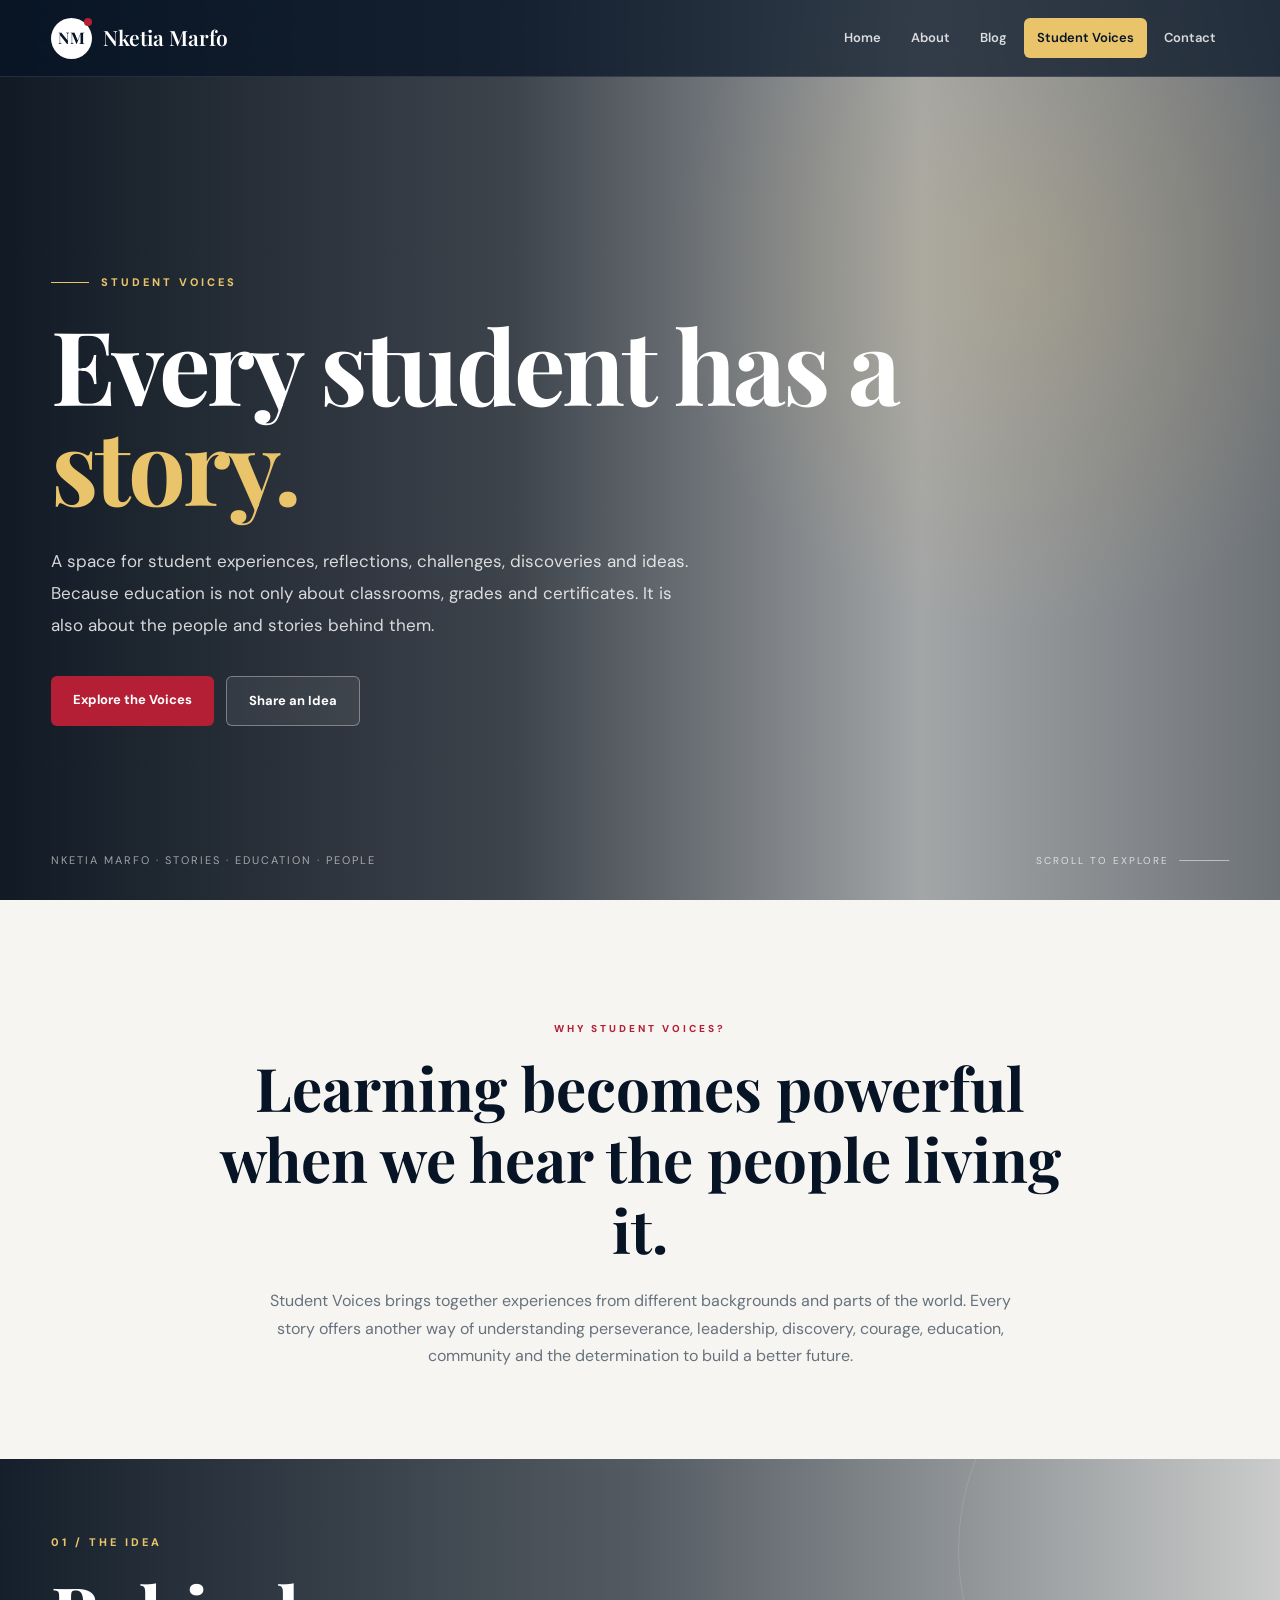
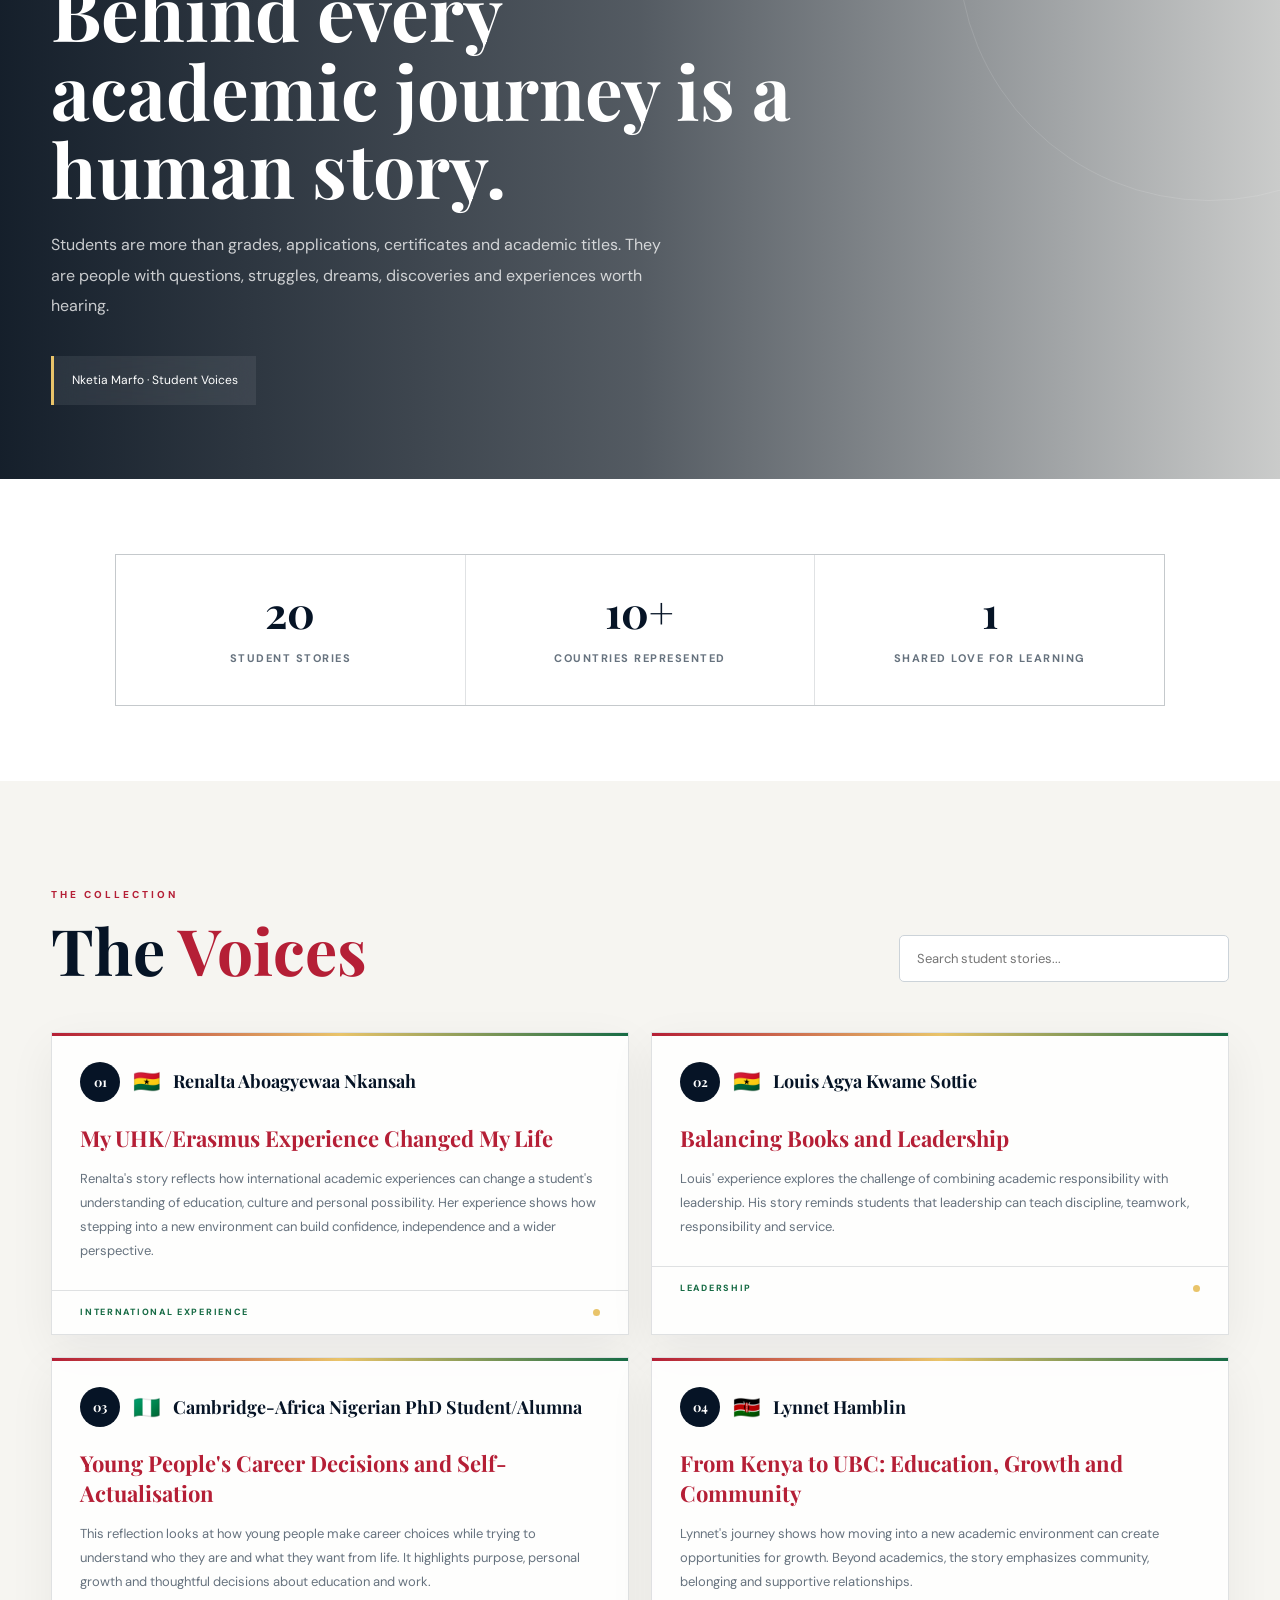
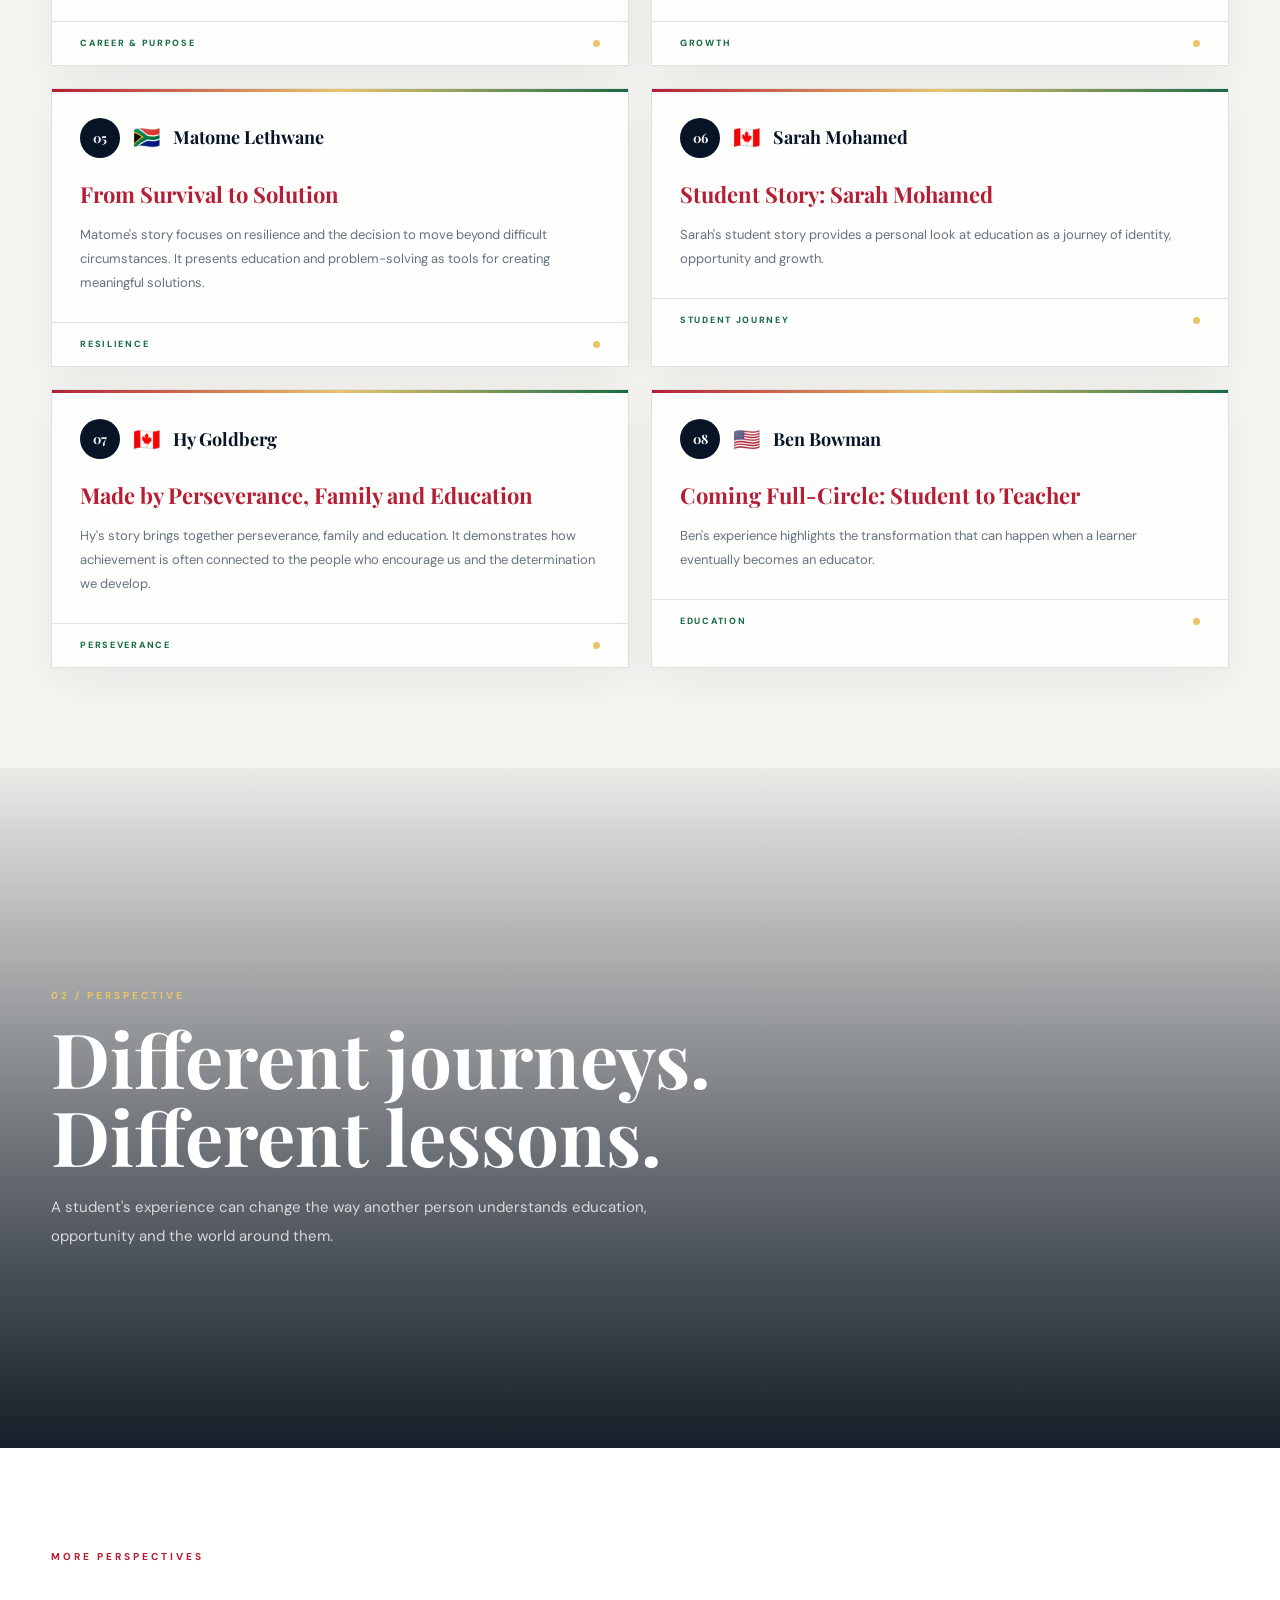
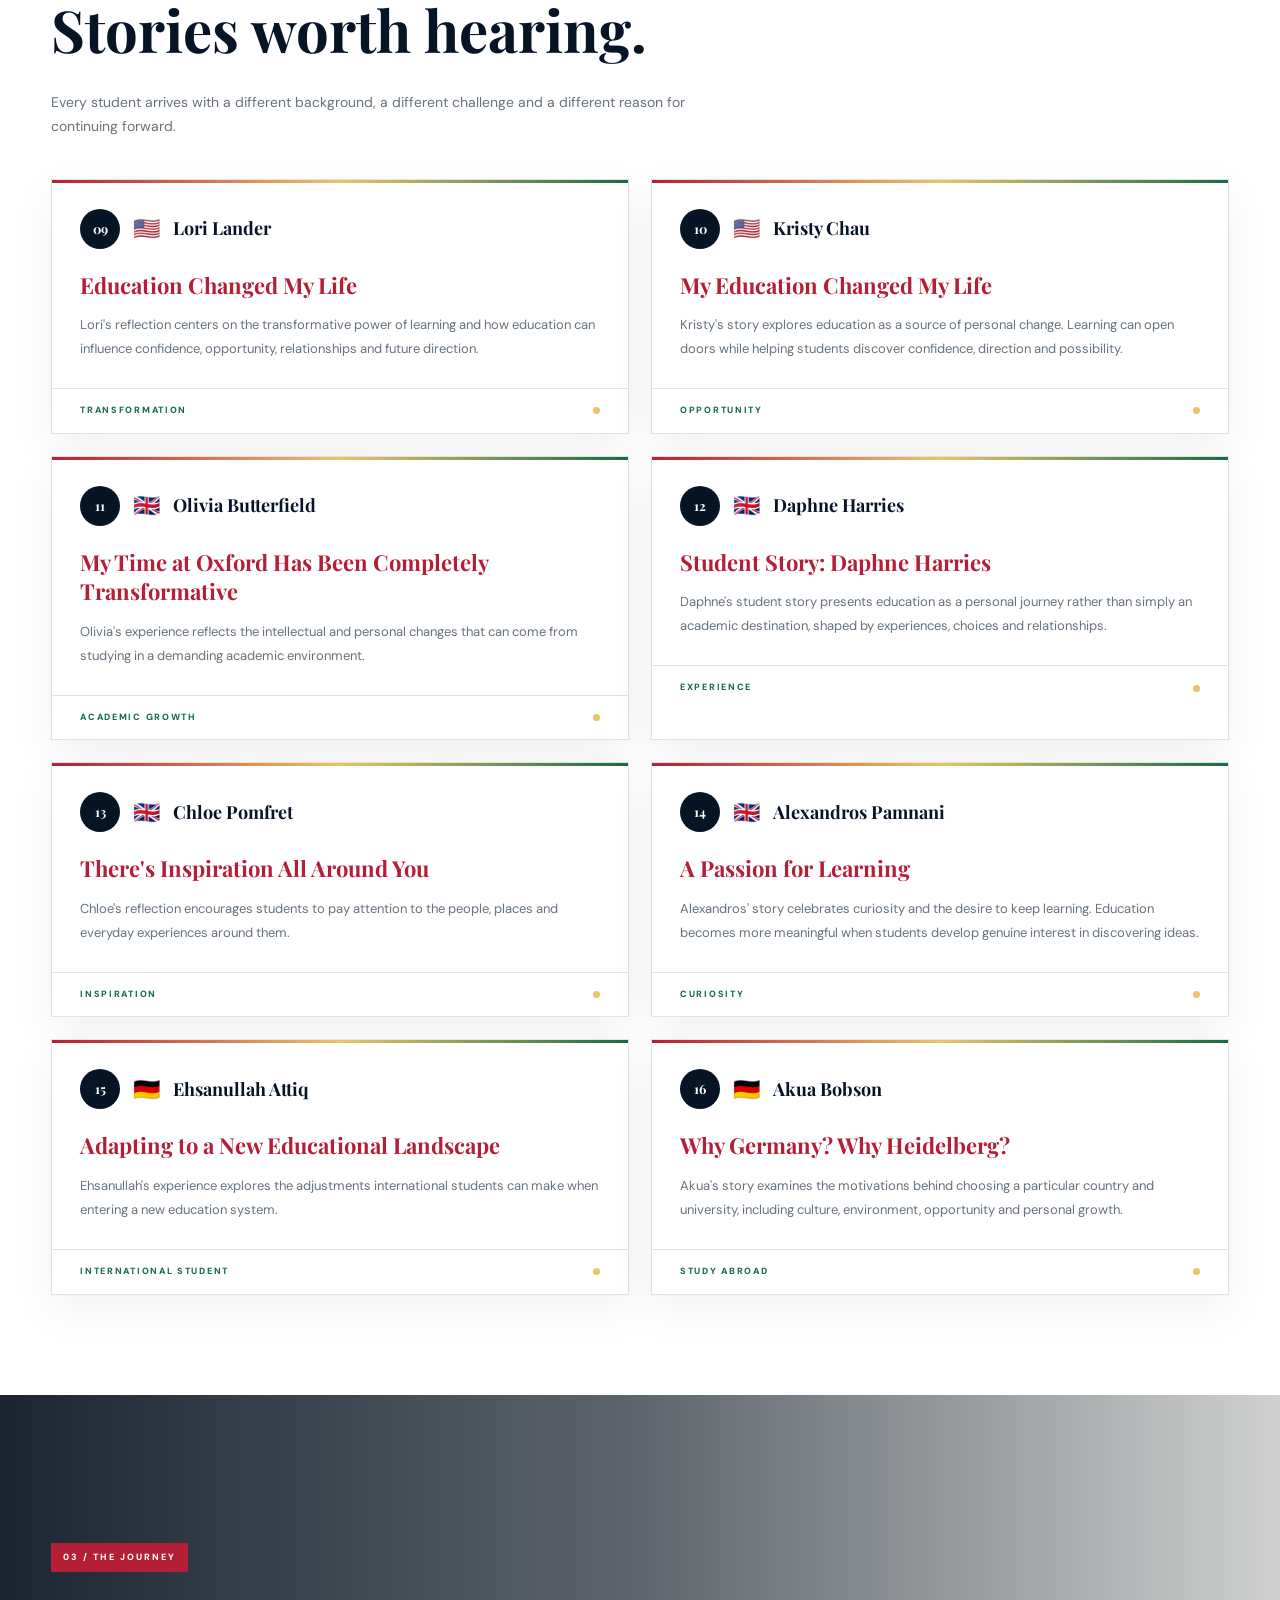
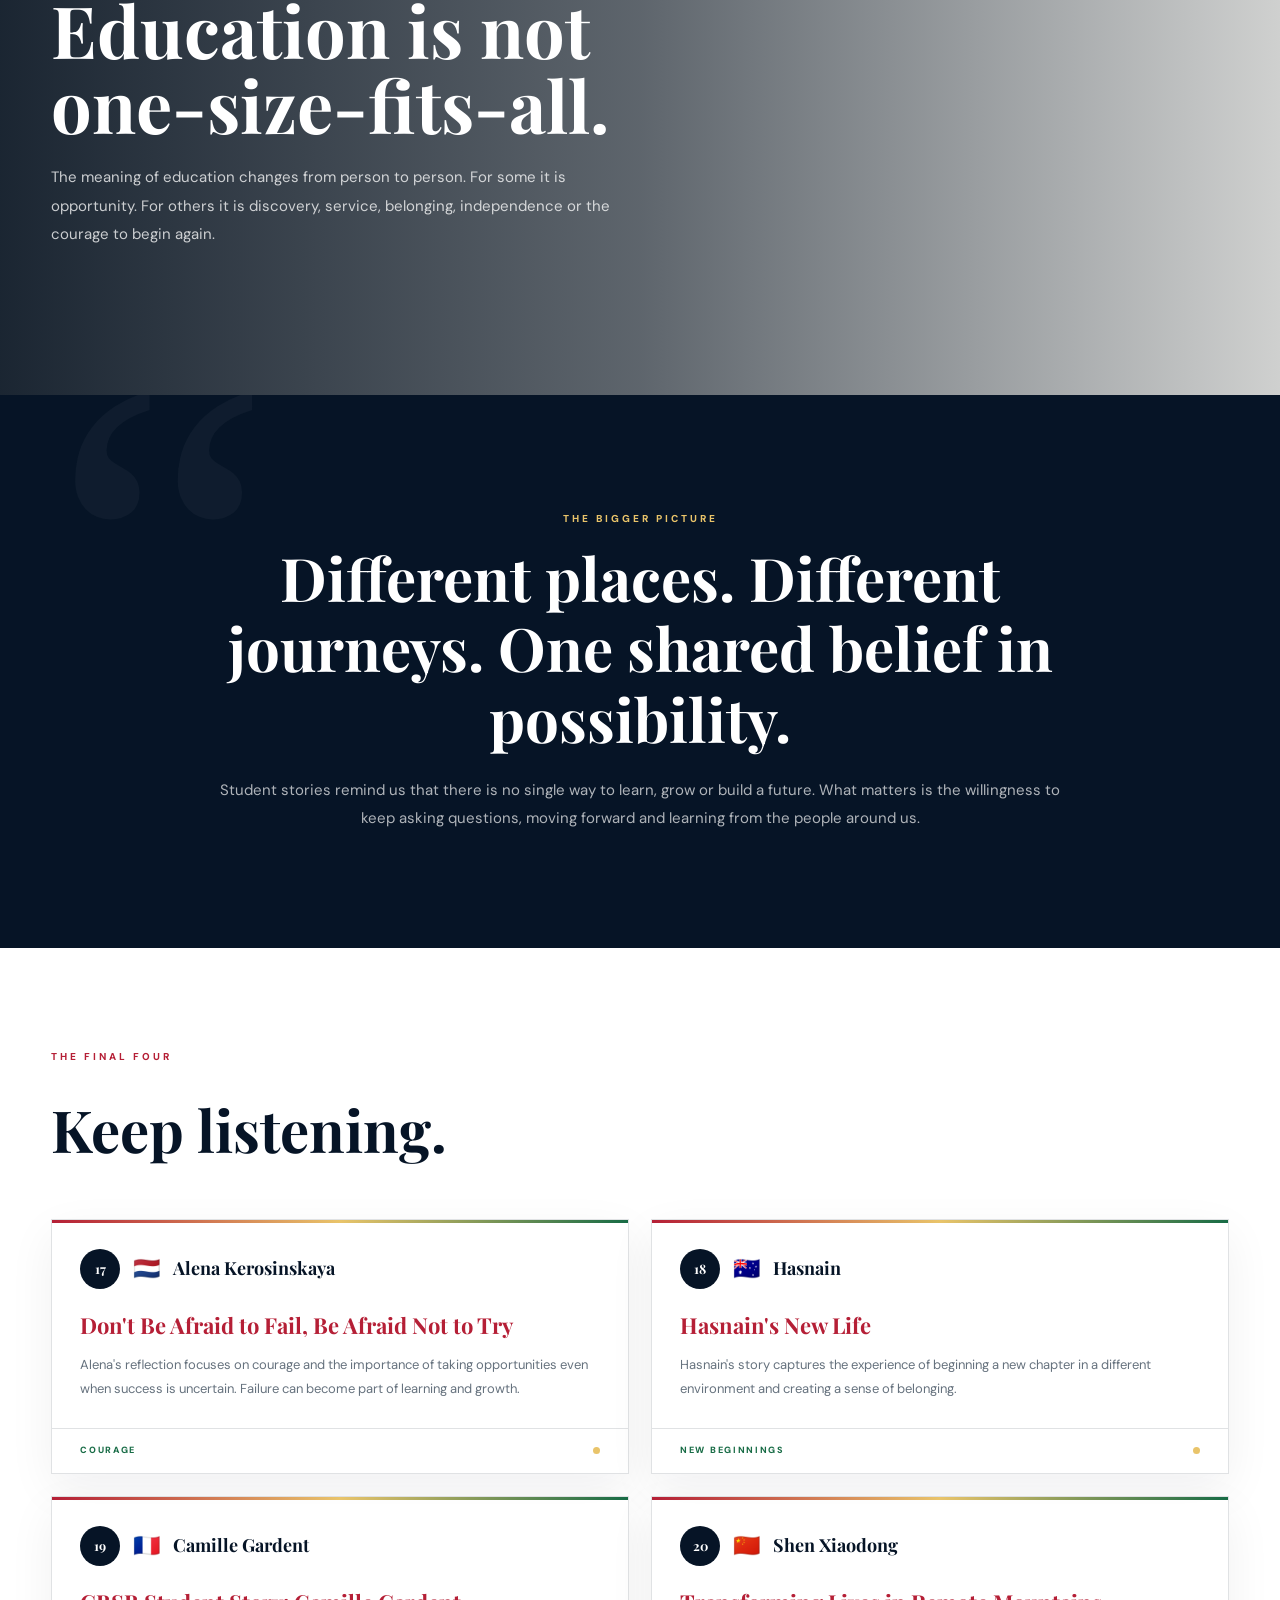
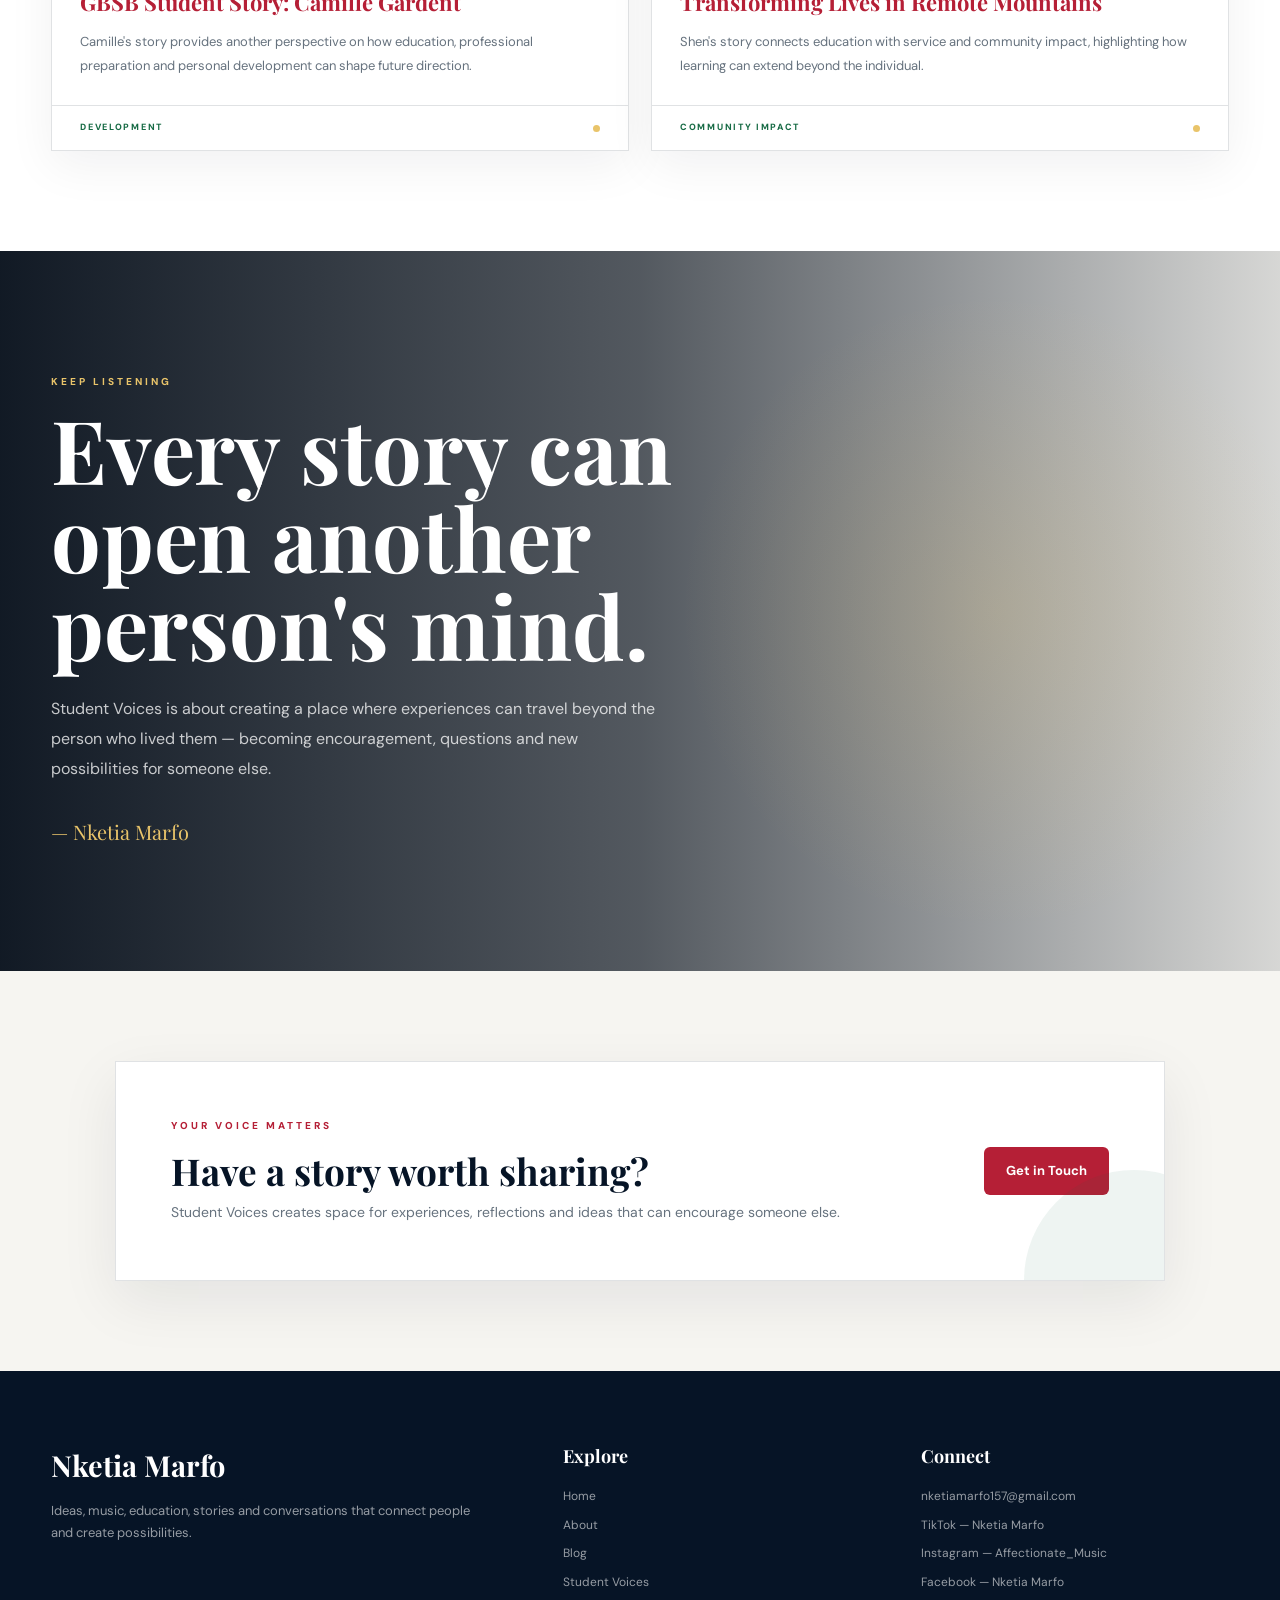
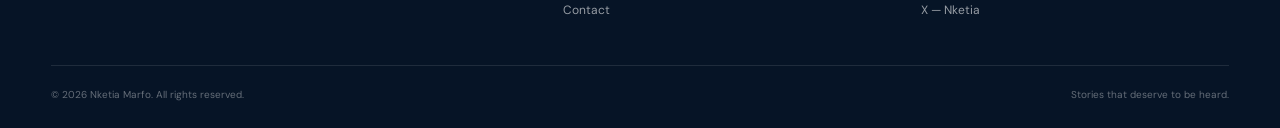
<file: Students-Voice.html>
<!DOCTYPE html>
<html lang="en">
<head>
<meta charset="UTF-8">

<meta name="viewport" content="width=device-width, initial-scale=1.0">

<title>Student Voices | Nketia Marfo</title>

<meta
    name="description"
    content="Student Voices by Nketia Marfo — stories, experiences, ideas and lessons from students around the world."
>

<link rel="preconnect" href="https://fonts.googleapis.com">
<link rel="preconnect" href="https://fonts.gstatic.com" crossorigin>

<link
    href="https://fonts.googleapis.com/css2?family=DM+Sans:wght@400;500;600;700&family=Playfair+Display:wght@500;600;700&display=swap"
    rel="stylesheet"
>

<style>

/* =========================================================
   NKETIA MARFO — STUDENT VOICES
   PREMIUM EDITORIAL DESIGN
   ========================================================= */

:root {

    --navy: #061426;
    --navy-2: #0a2038;

    --red: #b51f36;
    --red-light: #d93650;

    --gold: #e9c46a;

    --green: #176b45;

    --white: #ffffff;
    --off-white: #f6f5f1;

    --text: #17202a;
    --muted: #66727e;

    --border: rgba(6,20,38,.12);

    --serif: "Playfair Display", Georgia, serif;
    --sans: "DM Sans", "Segoe UI", Arial, sans-serif;
}


/* =========================================================
   RESET
   ========================================================= */

* {
    box-sizing: border-box;
    margin: 0;
    padding: 0;
}

html {
    scroll-behavior: smooth;
}

body {
    background: var(--off-white);
    color: var(--text);
    font-family: var(--sans);
    line-height: 1.7;
    overflow-x: hidden;
}

img {
    max-width: 100%;
}

a {
    color: inherit;
    text-decoration: none;
}


/* =========================================================
   GLOBAL
   ========================================================= */

.container {
    width: min(1180px, 92%);
    margin: auto;
}

.serif {
    font-family: var(--serif);
}


/* =========================================================
   NAVIGATION
   ========================================================= */

.site-header {
    position: fixed;
    top: 0;
    left: 0;
    width: 100%;
    z-index: 9999;

    background: rgba(6,20,38,.72);
    backdrop-filter: blur(18px);
    -webkit-backdrop-filter: blur(18px);

    border-bottom: 1px solid rgba(255,255,255,.10);
}

.header-inner {
    width: min(1240px, 92%);
    min-height: 76px;
    margin: auto;

    display: flex;
    align-items: center;
    justify-content: space-between;
    gap: 30px;
}

.brand {
    display: flex;
    align-items: center;
    gap: 11px;
    color: white;
}

.brand-mark {
    width: 41px;
    height: 41px;

    border-radius: 50%;

    display: flex;
    align-items: center;
    justify-content: center;

    background: white;
    color: var(--navy);

    font-family: var(--serif);
    font-weight: 700;

    position: relative;
}

.brand-mark::after {
    content: "";

    width: 8px;
    height: 8px;

    position: absolute;
    top: 0;
    right: 0;

    border-radius: 50%;
    background: var(--red);
}

.brand-name {
    font-family: var(--serif);
    font-size: 21px;
    font-weight: 600;
}

.main-nav {
    display: flex;
    align-items: center;
    gap: 4px;
}

.nav-link {
    padding: 9px 13px;

    border-radius: 6px;

    color: rgba(255,255,255,.82);

    font-size: 13px;
    font-weight: 600;

    transition: .25s ease;
}

.nav-link:hover {
    color: white;
    background: rgba(255,255,255,.09);
}

.nav-link.active {
    color: var(--navy);
    background: var(--gold);
}


/* =========================================================
   HERO
   IMAGE 01
   ========================================================= */

.hero {
    min-height: 100svh;

    position: relative;

    display: flex;
    align-items: center;

    overflow: hidden;

    color: white;

    background:
        linear-gradient(
            90deg,
            rgba(3,12,24,.94) 0%,
            rgba(3,12,24,.76) 40%,
            rgba(3,12,24,.34) 72%,
            rgba(3,12,24,.56) 100%
        ),
        url("https://raw.githubusercontent.com/Nketia-Marfo/Nketia-Marfo/main/IMG_20260319_182740_279.jpg")
        center center / cover no-repeat;
}

.hero::after {
    content: "";

    position: absolute;
    inset: 0;

    background:
        radial-gradient(
            circle at 80% 30%,
            rgba(233,196,106,.18),
            transparent 30%
        );

    pointer-events: none;
}

.hero-content {
    width: min(1180px, 92%);
    margin: auto;

    padding-top: 90px;

    position: relative;
    z-index: 2;
}

.hero-eyebrow {
    display: inline-flex;
    align-items: center;
    gap: 12px;

    margin-bottom: 22px;

    color: var(--gold);

    font-size: 11px;
    font-weight: 800;

    letter-spacing: 3px;
    text-transform: uppercase;
}

.hero-eyebrow::before {
    content: "";

    width: 38px;
    height: 1px;

    background: var(--gold);
}

.hero h1 {
    max-width: 850px;

    font-family: var(--serif);

    font-size: clamp(55px, 8vw, 105px);

    line-height: .98;

    letter-spacing: -3px;

    margin-bottom: 30px;
}

.hero h1 span {
    color: var(--gold);
}

.hero-description {
    max-width: 650px;

    color: rgba(255,255,255,.82);

    font-size: 17px;

    line-height: 1.9;

    margin-bottom: 34px;
}

.hero-buttons {
    display: flex;
    flex-wrap: wrap;
    gap: 12px;
}

.button {
    display: inline-flex;

    padding: 13px 22px;

    border-radius: 6px;

    font-size: 13px;
    font-weight: 700;

    transition: .25s ease;
}

.button-primary {
    background: var(--red);
    color: white;
}

.button-primary:hover {
    background: var(--red-light);
    transform: translateY(-2px);
}

.button-outline {
    color: white;
    border: 1px solid rgba(255,255,255,.35);
    background: rgba(255,255,255,.07);

    backdrop-filter: blur(8px);
}

.button-outline:hover {
    background: rgba(255,255,255,.14);
}

.hero-bottom {
    position: absolute;

    bottom: 30px;
    left: 50%;

    transform: translateX(-50%);

    width: min(1180px, 92%);

    display: flex;
    justify-content: space-between;
    align-items: center;

    z-index: 3;
}

.hero-location {
    color: rgba(255,255,255,.58);

    font-size: 11px;

    letter-spacing: 2px;
    text-transform: uppercase;
}

.scroll-indicator {
    display: flex;
    align-items: center;
    gap: 10px;

    color: rgba(255,255,255,.7);

    font-size: 10px;
    letter-spacing: 2px;
    text-transform: uppercase;
}

.scroll-line {
    width: 50px;
    height: 1px;

    background: rgba(255,255,255,.5);
}


/* =========================================================
   INTRO
   ========================================================= */

.intro {
    padding: 120px 0 90px;

    background: var(--off-white);
}

.intro-inner {
    width: min(900px, 92%);
    margin: auto;

    text-align: center;
}

.section-label {
    margin-bottom: 15px;

    color: var(--red);

    font-size: 10px;
    font-weight: 800;

    letter-spacing: 3px;
    text-transform: uppercase;
}

.intro h2 {
    font-family: var(--serif);

    color: var(--navy);

    font-size: clamp(35px, 5vw, 60px);

    line-height: 1.18;

    margin-bottom: 23px;
}

.intro p {
    color: var(--muted);

    font-size: 16px;

    max-width: 750px;

    margin: auto;
}


/* =========================================================
   PHOTO STORY
   IMAGE 02
   ========================================================= */

.photo-story {
    position: relative;

    min-height: 620px;

    overflow: hidden;

    display: flex;
    align-items: center;

    background:
        linear-gradient(
            90deg,
            rgba(4,15,28,.93),
            rgba(4,15,28,.67),
            rgba(4,15,28,.18)
        ),
        url("https://raw.githubusercontent.com/Nketia-Marfo/Nketia-Marfo/main/IMG_20260319_182737_286.jpg")
        center / cover no-repeat;
}

.photo-story::before {
    content: "";

    position: absolute;

    width: 500px;
    height: 500px;

    border: 1px solid rgba(255,255,255,.12);

    border-radius: 50%;

    right: -180px;
    top: -160px;
}

.photo-story-content {
    width: min(1180px, 92%);
    margin: auto;

    position: relative;
    z-index: 2;
}

.story-number {
    color: var(--gold);

    font-size: 11px;
    font-weight: 800;

    letter-spacing: 3px;

    margin-bottom: 20px;
}

.photo-story h2 {
    max-width: 750px;

    color: white;

    font-family: var(--serif);

    font-size: clamp(42px, 6vw, 75px);

    line-height: 1.05;

    margin-bottom: 22px;
}

.photo-story p {
    max-width: 620px;

    color: rgba(255,255,255,.76);

    font-size: 16px;

    line-height: 1.9;
}

.story-card {
    margin-top: 35px;

    width: fit-content;

    padding: 14px 18px;

    border-left: 3px solid var(--gold);

    background: rgba(255,255,255,.08);

    backdrop-filter: blur(14px);

    color: white;

    font-size: 12px;
}


/* =========================================================
   STATS
   ========================================================= */

.stats {
    padding: 75px 0;

    background: white;
}

.stats-grid {
    width: min(1050px, 92%);
    margin: auto;

    display: grid;
    grid-template-columns: repeat(3,1fr);

    gap: 1px;

    background: var(--border);

    border: 1px solid var(--border);
}

.stat {
    padding: 35px;

    text-align: center;

    background: white;
}

.stat strong {
    display: block;

    color: var(--navy);

    font-family: var(--serif);

    font-size: 43px;

    line-height: 1;

    margin-bottom: 10px;
}

.stat span {
    color: var(--muted);

    font-size: 11px;
    font-weight: 700;

    letter-spacing: 1.5px;

    text-transform: uppercase;
}


/* =========================================================
   VOICES HEADER
   ========================================================= */

.voices-heading {
    padding: 105px 0 50px;

    background: var(--off-white);
}

.voices-heading-inner {
    width: min(1180px, 92%);
    margin: auto;

    display: flex;
    align-items: end;
    justify-content: space-between;

    gap: 30px;
}

.voices-heading h2 {
    color: var(--navy);

    font-family: var(--serif);

    font-size: clamp(40px, 5vw, 65px);

    line-height: 1;
}

.voices-heading h2 span {
    color: var(--red);
}

.search-box {
    width: 330px;
}

.search-box input {
    width: 100%;

    padding: 14px 17px;

    border: 1px solid #ccd3d9;
    border-radius: 5px;

    outline: none;

    background: white;

    font-family: var(--sans);
    font-size: 13px;

    transition: .2s;
}

.search-box input:focus {
    border-color: var(--navy);

    box-shadow: 0 0 0 3px rgba(6,20,38,.06);
}


/* =========================================================
   VOICE GRID
   ========================================================= */

.voices {
    padding-bottom: 100px;

    background: var(--off-white);
}

.voice-grid {
    width: min(1180px, 92%);
    margin: auto;

    display: grid;
    grid-template-columns: repeat(2,1fr);

    gap: 22px;
}

.voice-card {
    position: relative;

    overflow: hidden;

    background: rgba(255,255,255,.88);

    border: 1px solid var(--border);

    box-shadow:
        0 15px 45px rgba(6,20,38,.06);

    transition:
        transform .3s ease,
        box-shadow .3s ease;
}

.voice-card::before {
    content: "";

    position: absolute;

    top: 0;
    left: 0;

    width: 100%;
    height: 3px;

    background:
        linear-gradient(
            90deg,
            var(--red),
            var(--gold),
            var(--green)
        );
}

.voice-card:hover {
    transform: translateY(-6px);

    box-shadow:
        0 25px 60px rgba(6,20,38,.12);
}

.voice-top {
    display: flex;
    align-items: center;

    gap: 13px;

    padding: 29px 28px 17px;
}

.voice-number {
    width: 40px;
    height: 40px;

    flex-shrink: 0;

    display: flex;
    align-items: center;
    justify-content: center;

    border-radius: 50%;

    background: var(--navy);
    color: white;

    font-family: var(--serif);

    font-size: 13px;
    font-weight: 700;
}

.voice-country {
    font-size: 22px;
}

.voice-author {
    color: var(--navy);

    font-family: var(--serif);

    font-size: 18px;

    line-height: 1.3;
}

.voice-content {
    padding: 5px 28px 27px;
}

.voice-title {
    color: var(--red);

    font-family: var(--serif);

    font-size: 22px;

    line-height: 1.35;

    margin-bottom: 13px;
}

.voice-explanation {
    color: var(--muted);

    font-size: 13px;

    line-height: 1.85;
}

.voice-bottom {
    display: flex;
    align-items: center;
    justify-content: space-between;

    padding: 14px 28px;

    border-top: 1px solid var(--border);
}

.voice-tag {
    color: var(--green);

    font-size: 9px;
    font-weight: 800;

    letter-spacing: 1.7px;

    text-transform: uppercase;
}

.voice-dot {
    width: 7px;
    height: 7px;

    border-radius: 50%;

    background: var(--gold);
}


/* =========================================================
   IMAGE 03 — FULL WIDTH EDITORIAL BREAK
   ========================================================= */

.editorial-image {
    min-height: 680px;

    position: relative;

    display: flex;
    align-items: flex-end;

    overflow: hidden;

    background:
        linear-gradient(
            0deg,
            rgba(3,12,24,.92) 0%,
            rgba(3,12,24,.60) 40%,
            rgba(3,12,24,.05) 100%
        ),
        url("https://raw.githubusercontent.com/Nketia-Marfo/Nketia-Marfo/main/IMG_20260210_230240_251.jpg")
        center / cover no-repeat;
}

.editorial-content {
    width: min(1180px, 92%);
    margin: auto;

    padding: 100px 0 80px;

    position: relative;
    z-index: 2;
}

.editorial-small {
    color: var(--gold);

    font-size: 10px;
    font-weight: 800;

    letter-spacing: 3px;

    text-transform: uppercase;

    margin-bottom: 15px;
}

.editorial-image h2 {
    max-width: 800px;

    color: white;

    font-family: var(--serif);

    font-size: clamp(40px, 6vw, 76px);

    line-height: 1.03;

    margin-bottom: 18px;
}

.editorial-image p {
    max-width: 610px;

    color: rgba(255,255,255,.76);

    font-size: 15px;

    line-height: 1.9;
}


/* =========================================================
   QUOTE / PHILOSOPHY
   ========================================================= */

.quote-section {
    padding: 115px 0;

    background: var(--navy);

    color: white;

    position: relative;

    overflow: hidden;
}

.quote-section::before {
    content: "“";

    position: absolute;

    top: -90px;
    left: 4%;

    color: rgba(255,255,255,.035);

    font-family: Georgia, serif;

    font-size: 500px;

    line-height: 1;
}

.quote-inner {
    width: min(850px, 92%);
    margin: auto;

    text-align: center;

    position: relative;
    z-index: 2;
}

.quote-inner .section-label {
    color: var(--gold);
}

.quote-inner h2 {
    font-family: var(--serif);

    font-size: clamp(35px, 5vw, 60px);

    line-height: 1.18;

    margin-bottom: 22px;
}

.quote-inner p {
    color: rgba(255,255,255,.68);

    font-size: 15px;

    line-height: 1.9;
}


/* =========================================================
   IMAGE 04
   ========================================================= */

.image-panel {
    min-height: 600px;

    position: relative;

    display: flex;
    align-items: center;

    overflow: hidden;

    background:
        linear-gradient(
            90deg,
            rgba(5,17,31,.91),
            rgba(5,17,31,.63),
            rgba(5,17,31,.16)
        ),
        url("https://raw.githubusercontent.com/Nketia-Marfo/Nketia-Marfo/main/file_0000000012c871fdbce691f44f2fc891.png")
        center / cover no-repeat;
}

.image-panel-content {
    width: min(1180px, 92%);
    margin: auto;

    position: relative;
    z-index: 2;
}

.image-panel-content h2 {
    max-width: 700px;

    color: white;

    font-family: var(--serif);

    font-size: clamp(42px, 6vw, 72px);

    line-height: 1.05;

    margin-bottom: 20px;
}

.image-panel-content p {
    max-width: 570px;

    color: rgba(255,255,255,.76);

    font-size: 15px;

    line-height: 1.9;
}

.panel-label {
    display: inline-block;

    padding: 7px 12px;

    margin-bottom: 20px;

    background: var(--red);

    color: white;

    font-size: 9px;
    font-weight: 800;

    letter-spacing: 2px;

    text-transform: uppercase;
}


/* =========================================================
   SECONDARY VOICES SECTION
   ========================================================= */

.secondary-voices {
    padding: 100px 0;

    background: white;
}

.secondary-heading {
    width: min(1180px,92%);
    margin: auto auto 40px;
}

.secondary-heading h2 {
    color: var(--navy);

    font-family: var(--serif);

    font-size: clamp(38px,5vw,58px);
}

.secondary-heading p {
    max-width: 650px;

    color: var(--muted);

    margin-top: 12px;

    font-size: 14px;
}


/* =========================================================
   IMAGE 05 — FINAL PHOTO
   ========================================================= */

.final-visual {
    min-height: 720px;

    position: relative;

    display: flex;
    align-items: center;

    overflow: hidden;

    background:
        linear-gradient(
            90deg,
            rgba(3,12,24,.94),
            rgba(3,12,24,.67),
            rgba(3,12,24,.13)
        ),
        url("https://raw.githubusercontent.com/Nketia-Marfo/Nketia-Marfo/main/file_00000000dad071fd9398c12e37f40351.png")
        center / cover no-repeat;
}

.final-visual::after {
    content: "";

    position: absolute;

    inset: 0;

    background:
        radial-gradient(
            circle at 78% 50%,
            rgba(233,196,106,.18),
            transparent 30%
        );
}

.final-content {
    width: min(1180px,92%);
    margin: auto;

    position: relative;
    z-index: 2;
}

.final-content h2 {
    max-width: 800px;

    color: white;

    font-family: var(--serif);

    font-size: clamp(45px,7vw,88px);

    line-height: 1;

    margin-bottom: 25px;
}

.final-content p {
    max-width: 610px;

    color: rgba(255,255,255,.76);

    font-size: 16px;

    line-height: 1.9;

    margin-bottom: 30px;
}

.final-signature {
    color: var(--gold);

    font-family: var(--serif);

    font-size: 20px;
}


/* =========================================================
   CTA
   ========================================================= */

.cta {
    padding: 90px 0;

    background: var(--off-white);
}

.cta-box {
    width: min(1050px,92%);
    margin: auto;

    padding: 55px;

    display: flex;
    align-items: center;
    justify-content: space-between;

    gap: 35px;

    background: white;

    border: 1px solid var(--border);

    box-shadow: 0 20px 55px rgba(6,20,38,.08);

    position: relative;

    overflow: hidden;
}

.cta-box::after {
    content: "";

    position: absolute;

    width: 220px;
    height: 220px;

    border-radius: 50%;

    background: rgba(23,107,69,.07);

    right: -80px;
    bottom: -110px;
}

.cta-box h2 {
    color: var(--navy);

    font-family: var(--serif);

    font-size: 37px;

    line-height: 1.2;

    margin-bottom: 8px;
}

.cta-box p {
    color: var(--muted);

    font-size: 14px;
}


/* =========================================================
   FOOTER
   ========================================================= */

.site-footer {
    background: var(--navy);

    color: white;

    padding: 70px 0 25px;
}

.footer-inner {
    width: min(1180px,92%);
    margin: auto;

    display: grid;

    grid-template-columns: 1.5fr 1fr 1fr;

    gap: 50px;

    padding-bottom: 45px;
}

.footer-brand h2 {
    font-family: var(--serif);

    font-size: 29px;

    margin-bottom: 10px;
}

.footer-brand p {
    max-width: 430px;

    color: rgba(255,255,255,.58);

    font-size: 13px;
}

.footer-column h3 {
    font-family: var(--serif);

    font-size: 18px;

    margin-bottom: 15px;
}

.footer-links {
    display: flex;
    flex-direction: column;

    gap: 8px;
}

.footer-links a {
    color: rgba(255,255,255,.58);

    font-size: 12px;

    transition: .2s;
}

.footer-links a:hover {
    color: var(--gold);
}

.footer-bottom {
    width: min(1180px,92%);
    margin: auto;

    padding-top: 20px;

    border-top: 1px solid rgba(255,255,255,.10);

    display: flex;
    justify-content: space-between;

    color: rgba(255,255,255,.38);

    font-size: 10px;
}


/* =========================================================
   SEARCH EMPTY STATE
   ========================================================= */

.no-results {
    display: none;

    width: min(700px,92%);
    margin: 30px auto;

    text-align: center;

    color: var(--muted);

    padding: 40px;

    background: white;

    border: 1px solid var(--border);
}


/* =========================================================
   ANIMATIONS
   ========================================================= */

@keyframes fadeUp {

    from {
        opacity: 0;
        transform: translateY(25px);
    }

    to {
        opacity: 1;
        transform: translateY(0);
    }

}

.hero-content {
    animation: fadeUp 1s ease both;
}


/* =========================================================
   TABLET
   ========================================================= */

@media (max-width: 900px) {

    .main-nav {
        gap: 0;
    }

    .nav-link {
        padding: 8px 9px;
        font-size: 11px;
    }

    .voice-grid {
        grid-template-columns: 1fr;
    }

    .stats-grid {
        grid-template-columns: 1fr;
    }

    .voices-heading-inner {
        align-items: flex-start;
        flex-direction: column;
    }

    .search-box {
        width: 100%;
        max-width: 450px;
    }

    .footer-inner {
        grid-template-columns: 1fr 1fr;
    }

    .footer-brand {
        grid-column: 1 / -1;
    }

    .cta-box {
        flex-direction: column;
        align-items: flex-start;
    }

}


/* =========================================================
   MOBILE
   ========================================================= */

@media (max-width: 650px) {

    .site-header {
        position: absolute;
    }

    .header-inner {
        min-height: auto;

        padding: 14px 0;

        flex-direction: column;

        gap: 12px;
    }

    .main-nav {
        width: 100%;

        justify-content: center;

        flex-wrap: wrap;
    }

    .brand-name {
        font-size: 19px;
    }

    .hero {
        min-height: 760px;

        background-position: 58% center;
    }

    .hero-content {
        padding-top: 150px;
    }

    .hero h1 {
        font-size: 53px;

        letter-spacing: -2px;
    }

    .hero-description {
        font-size: 14px;
    }

    .hero-bottom {
        display: none;
    }

    .intro {
        padding: 80px 0 65px;
    }

    .intro h2 {
        font-size: 35px;
    }

    .photo-story,
    .editorial-image,
    .image-panel,
    .final-visual {
        min-height: 620px;
    }

    .photo-story h2,
    .editorial-image h2,
    .image-panel-content h2,
    .final-content h2 {
        font-size: 43px;
    }

    .voice-top {
        padding: 25px 20px 15px;
    }

    .voice-content {
        padding-left: 20px;
        padding-right: 20px;
    }

    .voice-bottom {
        padding-left: 20px;
        padding-right: 20px;
    }

    .secondary-voices {
        padding: 75px 0;
    }

    .cta-box {
        padding: 35px 25px;
    }

    .cta-box h2 {
        font-size: 31px;
    }

    .footer-inner {
        grid-template-columns: 1fr;
    }

    .footer-brand {
        grid-column: auto;
    }

    .footer-bottom {
        flex-direction: column;
        gap: 7px;
    }

}


/* =========================================================
   VERY SMALL PHONES
   ========================================================= */

@media (max-width: 400px) {

    .nav-link {
        padding: 6px 7px;
        font-size: 10px;
    }

    .hero h1 {
        font-size: 45px;
    }

    .photo-story h2,
    .editorial-image h2,
    .image-panel-content h2,
    .final-content h2 {
        font-size: 37px;
    }

}

</style>
</head>


<body>


<!-- =========================================================
     NAVIGATION
     ========================================================= -->

<header class="site-header">

    <div class="header-inner">

        <a href="index.html" class="brand">

            <span class="brand-mark">
                NM
            </span>

            <span class="brand-name">
                Nketia Marfo
            </span>

        </a>


        <nav class="main-nav">

            <a href="index.html" class="nav-link">
                Home
            </a>

            <a href="about.html" class="nav-link">
                About
            </a>

            <a href="blog.html" class="nav-link">
                Blog
            </a>

            <a
                href="Students-Voice.html"
                class="nav-link active"
            >
                Student Voices
            </a>

            <a href="contact.html" class="nav-link">
                Contact
            </a>

        </nav>

    </div>

</header>



<!-- =========================================================
     HERO — IMAGE 01
     ========================================================= -->

<section class="hero">

    <div class="hero-content">

        <div class="hero-eyebrow">
            Student Voices
        </div>

        <h1>
            Every student
            has a <span>story.</span>
        </h1>

        <p class="hero-description">
            A space for student experiences, reflections,
            challenges, discoveries and ideas. Because education
            is not only about classrooms, grades and certificates.
            It is also about the people and stories behind them.
        </p>

        <div class="hero-buttons">

            <a
                href="#voices"
                class="button button-primary"
            >
                Explore the Voices
            </a>

            <a
                href="contact.html"
                class="button button-outline"
            >
                Share an Idea
            </a>

        </div>

    </div>


    <div class="hero-bottom">

        <div class="hero-location">
            Nketia Marfo · Stories · Education · People
        </div>

        <div class="scroll-indicator">
            Scroll to explore
            <span class="scroll-line"></span>
        </div>

    </div>

</section>



<!-- =========================================================
     INTRODUCTION
     ========================================================= -->

<section class="intro">

    <div class="intro-inner">

        <div class="section-label">
            Why Student Voices?
        </div>

        <h2>
            Learning becomes powerful
            when we hear the people living it.
        </h2>

        <p>
            Student Voices brings together experiences from
            different backgrounds and parts of the world.
            Every story offers another way of understanding
            perseverance, leadership, discovery, courage,
            education, community and the determination to
            build a better future.
        </p>

    </div>

</section>



<!-- =========================================================
     IMAGE 02 — STORY INTRO
     ========================================================= -->

<section class="photo-story">

    <div class="photo-story-content">

        <div class="story-number">
            01 / THE IDEA
        </div>

        <h2>
            Behind every academic journey
            is a human story.
        </h2>

        <p>
            Students are more than grades, applications,
            certificates and academic titles. They are people
            with questions, struggles, dreams, discoveries
            and experiences worth hearing.
        </p>

        <div class="story-card">
            Nketia Marfo · Student Voices
        </div>

    </div>

</section>



<!-- =========================================================
     STATS
     ========================================================= -->

<section class="stats">

    <div class="stats-grid">

        <div class="stat">

            <strong>
                20
            </strong>

            <span>
                Student Stories
            </span>

        </div>


        <div class="stat">

            <strong>
                10+
            </strong>

            <span>
                Countries Represented
            </span>

        </div>


        <div class="stat">

            <strong>
                1
            </strong>

            <span>
                Shared Love for Learning
            </span>

        </div>

    </div>

</section>



<!-- =========================================================
     VOICES HEADER
     ========================================================= -->

<section class="voices-heading" id="voices">

    <div class="voices-heading-inner">

        <div>

            <div class="section-label">
                The Collection
            </div>

            <h2>
                The <span>Voices</span>
            </h2>

        </div>


        <div class="search-box">

            <input
                type="text"
                id="voiceSearch"
                placeholder="Search student stories..."
                aria-label="Search student stories"
            >

        </div>

    </div>

</section>



<!-- =========================================================
     VOICE STORIES 01–08
     ========================================================= -->

<section class="voices">

    <div class="voice-grid" id="voicesGrid">


        <!-- 01 -->

        <article class="voice-card">

            <div class="voice-top">

                <div class="voice-number">
                    01
                </div>

                <div class="voice-country">
                    🇬🇭
                </div>

                <h3 class="voice-author">
                    Renalta Aboagyewaa Nkansah
                </h3>

            </div>

            <div class="voice-content">

                <h2 class="voice-title">
                    My UHK/Erasmus Experience Changed My Life
                </h2>

                <p class="voice-explanation">
                    Renalta's story reflects how international
                    academic experiences can change a student's
                    understanding of education, culture and
                    personal possibility. Her experience shows
                    how stepping into a new environment can build
                    confidence, independence and a wider perspective.
                </p>

            </div>

            <div class="voice-bottom">

                <span class="voice-tag">
                    International Experience
                </span>

                <span class="voice-dot"></span>

            </div>

        </article>



        <!-- 02 -->

        <article class="voice-card">

            <div class="voice-top">

                <div class="voice-number">
                    02
                </div>

                <div class="voice-country">
                    🇬🇭
                </div>

                <h3 class="voice-author">
                    Louis Agya Kwame Sottie
                </h3>

            </div>

            <div class="voice-content">

                <h2 class="voice-title">
                    Balancing Books and Leadership
                </h2>

                <p class="voice-explanation">
                    Louis' experience explores the challenge
                    of combining academic responsibility with
                    leadership. His story reminds students that
                    leadership can teach discipline, teamwork,
                    responsibility and service.
                </p>

            </div>

            <div class="voice-bottom">

                <span class="voice-tag">
                    Leadership
                </span>

                <span class="voice-dot"></span>

            </div>

        </article>



        <!-- 03 -->

        <article class="voice-card">

            <div class="voice-top">

                <div class="voice-number">
                    03
                </div>

                <div class="voice-country">
                    🇳🇬
                </div>

                <h3 class="voice-author">
                    Cambridge-Africa Nigerian PhD Student/Alumna
                </h3>

            </div>

            <div class="voice-content">

                <h2 class="voice-title">
                    Young People's Career Decisions and Self-Actualisation
                </h2>

                <p class="voice-explanation">
                    This reflection looks at how young people
                    make career choices while trying to understand
                    who they are and what they want from life.
                    It highlights purpose, personal growth and
                    thoughtful decisions about education and work.
                </p>

            </div>

            <div class="voice-bottom">

                <span class="voice-tag">
                    Career & Purpose
                </span>

                <span class="voice-dot"></span>

            </div>

        </article>



        <!-- 04 -->

        <article class="voice-card">

            <div class="voice-top">

                <div class="voice-number">
                    04
                </div>

                <div class="voice-country">
                    🇰🇪
                </div>

                <h3 class="voice-author">
                    Lynnet Hamblin
                </h3>

            </div>

            <div class="voice-content">

                <h2 class="voice-title">
                    From Kenya to UBC: Education, Growth and Community
                </h2>

                <p class="voice-explanation">
                    Lynnet's journey shows how moving into a new
                    academic environment can create opportunities
                    for growth. Beyond academics, the story emphasizes
                    community, belonging and supportive relationships.
                </p>

            </div>

            <div class="voice-bottom">

                <span class="voice-tag">
                    Growth
                </span>

                <span class="voice-dot"></span>

            </div>

        </article>



        <!-- 05 -->

        <article class="voice-card">

            <div class="voice-top">

                <div class="voice-number">
                    05
                </div>

                <div class="voice-country">
                    🇿🇦
                </div>

                <h3 class="voice-author">
                    Matome Lethwane
                </h3>

            </div>

            <div class="voice-content">

                <h2 class="voice-title">
                    From Survival to Solution
                </h2>

                <p class="voice-explanation">
                    Matome's story focuses on resilience and the
                    decision to move beyond difficult circumstances.
                    It presents education and problem-solving as
                    tools for creating meaningful solutions.
                </p>

            </div>

            <div class="voice-bottom">

                <span class="voice-tag">
                    Resilience
                </span>

                <span class="voice-dot"></span>

            </div>

        </article>



        <!-- 06 -->

        <article class="voice-card">

            <div class="voice-top">

                <div class="voice-number">
                    06
                </div>

                <div class="voice-country">
                    🇨🇦
                </div>

                <h3 class="voice-author">
                    Sarah Mohamed
                </h3>

            </div>

            <div class="voice-content">

                <h2 class="voice-title">
                    Student Story: Sarah Mohamed
                </h2>

                <p class="voice-explanation">
                    Sarah's student story provides a personal look
                    at education as a journey of identity,
                    opportunity and growth.
                </p>

            </div>

            <div class="voice-bottom">

                <span class="voice-tag">
                    Student Journey
                </span>

                <span class="voice-dot"></span>

            </div>

        </article>



        <!-- 07 -->

        <article class="voice-card">

            <div class="voice-top">

                <div class="voice-number">
                    07
                </div>

                <div class="voice-country">
                    🇨🇦
                </div>

                <h3 class="voice-author">
                    Hy Goldberg
                </h3>

            </div>

            <div class="voice-content">

                <h2 class="voice-title">
                    Made by Perseverance, Family and Education
                </h2>

                <p class="voice-explanation">
                    Hy's story brings together perseverance, family
                    and education. It demonstrates how achievement
                    is often connected to the people who encourage
                    us and the determination we develop.
                </p>

            </div>

            <div class="voice-bottom">

                <span class="voice-tag">
                    Perseverance
                </span>

                <span class="voice-dot"></span>

            </div>

        </article>



        <!-- 08 -->

        <article class="voice-card">

            <div class="voice-top">

                <div class="voice-number">
                    08
                </div>

                <div class="voice-country">
                    🇺🇸
                </div>

                <h3 class="voice-author">
                    Ben Bowman
                </h3>

            </div>

            <div class="voice-content">

                <h2 class="voice-title">
                    Coming Full-Circle: Student to Teacher
                </h2>

                <p class="voice-explanation">
                    Ben's experience highlights the transformation
                    that can happen when a learner eventually
                    becomes an educator.
                </p>

            </div>

            <div class="voice-bottom">

                <span class="voice-tag">
                    Education
                </span>

                <span class="voice-dot"></span>

            </div>

        </article>


    </div>

</section>



<!-- =========================================================
     IMAGE 03
     ========================================================= -->

<section class="editorial-image">

    <div class="editorial-content">

        <div class="editorial-small">
            02 / PERSPECTIVE
        </div>

        <h2>
            Different journeys.
            Different lessons.
        </h2>

        <p>
            A student's experience can change the way another
            person understands education, opportunity and the
            world around them.
        </p>

    </div>

</section>



<!-- =========================================================
     MORE STORIES 09–16
     ========================================================= -->

<section class="secondary-voices">

    <div class="secondary-heading">

        <div class="section-label">
            More Perspectives
        </div>

        <h2>
            Stories worth hearing.
        </h2>

        <p>
            Every student arrives with a different background,
            a different challenge and a different reason for
            continuing forward.
        </p>

    </div>


    <div class="voice-grid">


        <!-- 09 -->

        <article class="voice-card">

            <div class="voice-top">

                <div class="voice-number">09</div>

                <div class="voice-country">🇺🇸</div>

                <h3 class="voice-author">
                    Lori Lander
                </h3>

            </div>

            <div class="voice-content">

                <h2 class="voice-title">
                    Education Changed My Life
                </h2>

                <p class="voice-explanation">
                    Lori's reflection centers on the transformative
                    power of learning and how education can influence
                    confidence, opportunity, relationships and future
                    direction.
                </p>

            </div>

            <div class="voice-bottom">
                <span class="voice-tag">Transformation</span>
                <span class="voice-dot"></span>
            </div>

        </article>



        <!-- 10 -->

        <article class="voice-card">

            <div class="voice-top">

                <div class="voice-number">10</div>

                <div class="voice-country">🇺🇸</div>

                <h3 class="voice-author">
                    Kristy Chau
                </h3>

            </div>

            <div class="voice-content">

                <h2 class="voice-title">
                    My Education Changed My Life
                </h2>

                <p class="voice-explanation">
                    Kristy's story explores education as a source
                    of personal change. Learning can open doors while
                    helping students discover confidence, direction
                    and possibility.
                </p>

            </div>

            <div class="voice-bottom">
                <span class="voice-tag">Opportunity</span>
                <span class="voice-dot"></span>
            </div>

        </article>



        <!-- 11 -->

        <article class="voice-card">

            <div class="voice-top">

                <div class="voice-number">11</div>

                <div class="voice-country">🇬🇧</div>

                <h3 class="voice-author">
                    Olivia Butterfield
                </h3>

            </div>

            <div class="voice-content">

                <h2 class="voice-title">
                    My Time at Oxford Has Been Completely Transformative
                </h2>

                <p class="voice-explanation">
                    Olivia's experience reflects the intellectual
                    and personal changes that can come from studying
                    in a demanding academic environment.
                </p>

            </div>

            <div class="voice-bottom">
                <span class="voice-tag">Academic Growth</span>
                <span class="voice-dot"></span>
            </div>

        </article>



        <!-- 12 -->

        <article class="voice-card">

            <div class="voice-top">

                <div class="voice-number">12</div>

                <div class="voice-country">🇬🇧</div>

                <h3 class="voice-author">
                    Daphne Harries
                </h3>

            </div>

            <div class="voice-content">

                <h2 class="voice-title">
                    Student Story: Daphne Harries
                </h2>

                <p class="voice-explanation">
                    Daphne's student story presents education as a
                    personal journey rather than simply an academic
                    destination, shaped by experiences, choices and
                    relationships.
                </p>

            </div>

            <div class="voice-bottom">
                <span class="voice-tag">Experience</span>
                <span class="voice-dot"></span>
            </div>

        </article>



        <!-- 13 -->

        <article class="voice-card">

            <div class="voice-top">

                <div class="voice-number">13</div>

                <div class="voice-country">🇬🇧</div>

                <h3 class="voice-author">
                    Chloe Pomfret
                </h3>

            </div>

            <div class="voice-content">

                <h2 class="voice-title">
                    There's Inspiration All Around You
                </h2>

                <p class="voice-explanation">
                    Chloe's reflection encourages students to pay
                    attention to the people, places and everyday
                    experiences around them.
                </p>

            </div>

            <div class="voice-bottom">
                <span class="voice-tag">Inspiration</span>
                <span class="voice-dot"></span>
            </div>

        </article>



        <!-- 14 -->

        <article class="voice-card">

            <div class="voice-top">

                <div class="voice-number">14</div>

                <div class="voice-country">🇬🇧</div>

                <h3 class="voice-author">
                    Alexandros Pamnani
                </h3>

            </div>

            <div class="voice-content">

                <h2 class="voice-title">
                    A Passion for Learning
                </h2>

                <p class="voice-explanation">
                    Alexandros' story celebrates curiosity and the
                    desire to keep learning. Education becomes more
                    meaningful when students develop genuine interest
                    in discovering ideas.
                </p>

            </div>

            <div class="voice-bottom">
                <span class="voice-tag">Curiosity</span>
                <span class="voice-dot"></span>
            </div>

        </article>



        <!-- 15 -->

        <article class="voice-card">

            <div class="voice-top">

                <div class="voice-number">15</div>

                <div class="voice-country">🇩🇪</div>

                <h3 class="voice-author">
                    Ehsanullah Attiq
                </h3>

            </div>

            <div class="voice-content">

                <h2 class="voice-title">
                    Adapting to a New Educational Landscape
                </h2>

                <p class="voice-explanation">
                    Ehsanullah's experience explores the adjustments
                    international students can make when entering a
                    new education system.
                </p>

            </div>

            <div class="voice-bottom">
                <span class="voice-tag">International Student</span>
                <span class="voice-dot"></span>
            </div>

        </article>



        <!-- 16 -->

        <article class="voice-card">

            <div class="voice-top">

                <div class="voice-number">16</div>

                <div class="voice-country">🇩🇪</div>

                <h3 class="voice-author">
                    Akua Bobson
                </h3>

            </div>

            <div class="voice-content">

                <h2 class="voice-title">
                    Why Germany? Why Heidelberg?
                </h2>

                <p class="voice-explanation">
                    Akua's story examines the motivations behind
                    choosing a particular country and university,
                    including culture, environment, opportunity
                    and personal growth.
                </p>

            </div>

            <div class="voice-bottom">
                <span class="voice-tag">Study Abroad</span>
                <span class="voice-dot"></span>
            </div>

        </article>


    </div>

</section>



<!-- =========================================================
     IMAGE 04
     ========================================================= -->

<section class="image-panel">

    <div class="image-panel-content">

        <span class="panel-label">
            03 / THE JOURNEY
        </span>

        <h2>
            Education is not
            one-size-fits-all.
        </h2>

        <p>
            The meaning of education changes from person to person.
            For some it is opportunity. For others it is discovery,
            service, belonging, independence or the courage to begin
            again.
        </p>

    </div>

</section>



<!-- =========================================================
     PHILOSOPHY
     ========================================================= -->

<section class="quote-section">

    <div class="quote-inner">

        <div class="section-label">
            The Bigger Picture
        </div>

        <h2>
            Different places.
            Different journeys.
            One shared belief in possibility.
        </h2>

        <p>
            Student stories remind us that there is no single way
            to learn, grow or build a future. What matters is the
            willingness to keep asking questions, moving forward
            and learning from the people around us.
        </p>

    </div>

</section>



<!-- =========================================================
     STORIES 17–20
     ========================================================= -->

<section class="secondary-voices">

    <div class="secondary-heading">

        <div class="section-label">
            The Final Four
        </div>

        <h2>
            Keep listening.
        </h2>

    </div>


    <div class="voice-grid">


        <!-- 17 -->

        <article class="voice-card">

            <div class="voice-top">

                <div class="voice-number">17</div>

                <div class="voice-country">🇳🇱</div>

                <h3 class="voice-author">
                    Alena Kerosinskaya
                </h3>

            </div>

            <div class="voice-content">

                <h2 class="voice-title">
                    Don't Be Afraid to Fail, Be Afraid Not to Try
                </h2>

                <p class="voice-explanation">
                    Alena's reflection focuses on courage and the
                    importance of taking opportunities even when
                    success is uncertain. Failure can become part
                    of learning and growth.
                </p>

            </div>

            <div class="voice-bottom">
                <span class="voice-tag">Courage</span>
                <span class="voice-dot"></span>
            </div>

        </article>



        <!-- 18 -->

        <article class="voice-card">

            <div class="voice-top">

                <div class="voice-number">18</div>

                <div class="voice-country">🇦🇺</div>

                <h3 class="voice-author">
                    Hasnain
                </h3>

            </div>

            <div class="voice-content">

                <h2 class="voice-title">
                    Hasnain's New Life
                </h2>

                <p class="voice-explanation">
                    Hasnain's story captures the experience of
                    beginning a new chapter in a different
                    environment and creating a sense of belonging.
                </p>

            </div>

            <div class="voice-bottom">
                <span class="voice-tag">New Beginnings</span>
                <span class="voice-dot"></span>
            </div>

        </article>



        <!-- 19 -->

        <article class="voice-card">

            <div class="voice-top">

                <div class="voice-number">19</div>

                <div class="voice-country">🇫🇷</div>

                <h3 class="voice-author">
                    Camille Gardent
                </h3>

            </div>

            <div class="voice-content">

                <h2 class="voice-title">
                    GBSB Student Story: Camille Gardent
                </h2>

                <p class="voice-explanation">
                    Camille's story provides another perspective on
                    how education, professional preparation and
                    personal development can shape future direction.
                </p>

            </div>

            <div class="voice-bottom">
                <span class="voice-tag">Development</span>
                <span class="voice-dot"></span>
            </div>

        </article>



        <!-- 20 -->

        <article class="voice-card">

            <div class="voice-top">

                <div class="voice-number">20</div>

                <div class="voice-country">🇨🇳</div>

                <h3 class="voice-author">
                    Shen Xiaodong
                </h3>

            </div>

            <div class="voice-content">

                <h2 class="voice-title">
                    Transforming Lives in Remote Mountains
                </h2>

                <p class="voice-explanation">
                    Shen's story connects education with service
                    and community impact, highlighting how learning
                    can extend beyond the individual.
                </p>

            </div>

            <div class="voice-bottom">
                <span class="voice-tag">Community Impact</span>
                <span class="voice-dot"></span>
            </div>

        </article>


    </div>

</section>



<!-- =========================================================
     IMAGE 05 — FINAL STATEMENT
     ========================================================= -->

<section class="final-visual">

    <div class="final-content">

        <div class="section-label" style="color:#e9c46a;">
            Keep Listening
        </div>

        <h2>
            Every story can open
            another person's mind.
        </h2>

        <p>
            Student Voices is about creating a place where
            experiences can travel beyond the person who lived
            them — becoming encouragement, questions and new
            possibilities for someone else.
        </p>

        <div class="final-signature">
            — Nketia Marfo
        </div>

    </div>

</section>



<!-- =========================================================
     CTA
     ========================================================= -->

<section class="cta">

    <div class="cta-box">

        <div>

            <div class="section-label">
                Your Voice Matters
            </div>

            <h2>
                Have a story worth sharing?
            </h2>

            <p>
                Student Voices creates space for experiences,
                reflections and ideas that can encourage someone else.
            </p>

        </div>

        <a
            href="contact.html"
            class="button button-primary"
        >
            Get in Touch
        </a>

    </div>

</section>



<!-- =========================================================
     FOOTER
     ========================================================= -->

<footer class="site-footer">

    <div class="footer-inner">


        <div class="footer-brand">

            <h2>
                Nketia Marfo
            </h2>

            <p>
                Ideas, music, education, stories and conversations
                that connect people and create possibilities.
            </p>

        </div>


        <div class="footer-column">

            <h3>
                Explore
            </h3>

            <div class="footer-links">

                <a href="index.html">
                    Home
                </a>

                <a href="about.html">
                    About
                </a>

                <a href="blog.html">
                    Blog
                </a>

                <a href="Students-Voice.html">
                    Student Voices
                </a>

                <a href="contact.html">
                    Contact
                </a>

            </div>

        </div>


        <div class="footer-column">

            <h3>
                Connect
            </h3>

            <div class="footer-links">

                <a href="mailto:nketiamarfo157@gmail.com">
                    nketiamarfo157@gmail.com
                </a>

                <a
                    href="https://www.tiktok.com/"
                    target="_blank"
                    rel="noopener"
                >
                    TikTok — Nketia Marfo
                </a>

                <a
                    href="https://www.instagram.com/"
                    target="_blank"
                    rel="noopener"
                >
                    Instagram — Affectionate_Music
                </a>

                <a
                    href="https://www.facebook.com/"
                    target="_blank"
                    rel="noopener"
                >
                    Facebook — Nketia Marfo
                </a>

                <a
                    href="https://x.com/"
                    target="_blank"
                    rel="noopener"
                >
                    X — Nketia
                </a>

            </div>

        </div>

    </div>


    <div class="footer-bottom">

        <span>
            © 2026 Nketia Marfo. All rights reserved.
        </span>

        <span>
            Stories that deserve to be heard.
        </span>

    </div>

</footer>



<!-- =========================================================
     SEARCH SCRIPT
     ========================================================= -->

<script>

const searchInput =
    document.getElementById("voiceSearch");

const cards =
    document.querySelectorAll(".voice-card");

searchInput.addEventListener("input", function () {

    const searchTerm =
        this.value.toLowerCase().trim();

    cards.forEach(function(card) {

        const cardText =
            card.textContent.toLowerCase();

        if (cardText.includes(searchTerm)) {

            card.style.display = "";

        } else {

            card.style.display = "none";

        }

    });

});

</script>


</body>
    </html>
</file>
<file: style.css>
/* =========================================================
   NKETIA-MARFO
   UNIVERSITY-INSPIRED PERSONAL WEBSITE
   MASTER STYLE SHEET
   PHOTO BACKGROUND EDITION

   BACKGROUND PHOTOS
   HOME:
   - Hero: Stylish Portrait with Wooden Stool.png
   - Middle: 1000622709.png
   - Latter: 1000579848.png

   ABOUT:
   - Main: Big Dreams, Bright Futures.png
   - Lower: 1000579848.png

   BLOG:
   - Upper: Big Dreams, Bright Futures.png
   - Lower: Stylish Portrait with Wooden Stool.png

   CONTACT:
   - Upper: 1000538278(8).jpg
   - Lower: 1000583267(6).png
========================================================= */

:root {
    --deep-blue: #14213d;
    --deep-blue-2: #1d3158;

    --green: #2e8b57;
    --green-light: #e8f3ed;

    --red: #e76f61;
    --red-light: #fff0ed;

    --cream: #f7f6f2;
    --white: #ffffff;

    --text: #20242a;
    --muted: #667085;
    --line: #dfe4e1;

    --shadow: 0 15px 40px rgba(20, 33, 61, 0.10);
    --shadow-hover: 0 22px 50px rgba(20, 33, 61, 0.16);
}


/* =========================================================
   RESET
========================================================= */

* {
    margin: 0;
    padding: 0;
    box-sizing: border-box;
}

html {
    scroll-behavior: smooth;
}

body {
    background: var(--cream);
    color: var(--text);

    font-family: Arial, Helvetica, sans-serif;

    line-height: 1.7;

    overflow-x: hidden;
}

img {
    display: block;
    max-width: 100%;
}

a {
    color: inherit;
}

h1,
h2,
h3,
h4 {
    font-family: Georgia, "Times New Roman", serif;
    font-weight: 600;
}

::selection {
    background: var(--green);
    color: white;
}


/* =========================================================
   HEADER
========================================================= */

.site-header {
    background: var(--deep-blue);
    color: white;

    border-bottom: 4px solid var(--green);

    position: relative;

    z-index: 1000;
}

.header-content {
    width: min(1250px, 90%);

    min-height: 105px;

    margin: auto;

    display: flex;

    align-items: center;
    justify-content: space-between;

    gap: 45px;
}

.brand-block {
    display: flex;
    flex-direction: column;
}

.site-name {
    color: white;

    text-decoration: none;

    font-family: Georgia, "Times New Roman", serif;

    font-size: 32px;

    font-weight: bold;

    letter-spacing: -0.8px;
}

.brand-block p {
    margin-top: 4px;

    color: #d9e1ee;

    font-size: 12px;

    letter-spacing: 0.5px;
}


/* =========================================================
   NAVIGATION
========================================================= */

nav,
.main-nav {
    display: flex;

    align-items: center;
    justify-content: flex-end;

    gap: 27px;
}

nav a,
.nav-link {
    position: relative;

    color: white;

    text-decoration: none;

    font-size: 12px;

    font-weight: bold;

    letter-spacing: 1.3px;

    text-transform: uppercase;

    padding: 8px 0;

    transition: color 0.25s ease;
}

nav a::after,
.nav-link::after {
    content: "";

    position: absolute;

    left: 0;
    bottom: 0;

    width: 0;
    height: 3px;

    background: var(--red);

    transition: width 0.25s ease;
}

nav a:hover,
nav a.active,
.nav-link:hover,
.nav-link.active {
    color: #ffb0a7;
}

nav a:hover::after,
nav a.active::after,
.nav-link:hover::after,
.nav-link.active::after {
    width: 100%;
}


/* =========================================================
   GENERAL TYPOGRAPHY
========================================================= */

.small-heading {
    margin-bottom: 18px;

    color: var(--green);

    font-size: 11px;

    font-weight: bold;

    letter-spacing: 2.5px;

    text-transform: uppercase;
}

.lead-text {
    margin-bottom: 20px;

    font-size: 19px;

    line-height: 1.75;
}

.text-link {
    display: inline-block;

    margin-top: 18px;

    color: var(--deep-blue);

    text-decoration: none;

    font-size: 13px;

    font-weight: bold;

    border-bottom: 2px solid var(--red);

    padding-bottom: 5px;

    transition: 0.25s ease;
}

.text-link:hover {
    color: var(--green);
}


/* =========================================================
   HOME — HERO
   BACKGROUND: WOODEN STOOL
========================================================= */

.hero-section {
    width: min(1200px, 92%);

    min-height: 650px;

    margin: auto;

    padding: 95px 55px;

    display: flex;

    align-items: center;
    justify-content: space-between;

    gap: 90px;

    position: relative;

    isolation: isolate;

    color: white;

    background:
        linear-gradient(
            90deg,
            rgba(10, 20, 15, .86),
            rgba(10, 20, 15, .52),
            rgba(10, 20, 15, .22)
        ),
        url("Stylish Portrait with Wooden Stool.png");

    background-size: cover;

    background-position: center 35%;

    border-radius: 0 0 22px 22px;

    overflow: hidden;

    box-shadow: var(--shadow);
}

.hero-section::before {
    content: "";

    position: absolute;

    inset: 0;

    background:
        linear-gradient(
            135deg,
            rgba(20, 33, 61, .28),
            transparent 55%
        );

    z-index: -1;
}

.hero-text {
    flex: 1;

    max-width: 690px;

    position: relative;

    z-index: 2;
}

.hero-text h1 {
    margin-bottom: 30px;

    color: white;

    font-size: clamp(48px, 6vw, 76px);

    line-height: 1.01;

    letter-spacing: -3px;

    text-shadow: 0 3px 18px rgba(0,0,0,.35);
}

.hero-text h1::first-letter {
    color: #7bd19d;
}

.hero-text p:not(.small-heading) {
    max-width: 650px;

    margin-bottom: 16px;

    color: #f5f7fa;

    font-size: 16px;

    line-height: 1.8;

    text-shadow: 0 2px 8px rgba(0,0,0,.45);
}

.hero-text .small-heading {
    color: #9be2b6;
}


/* =========================================================
   HOME — TOP ROUND PHOTOS
========================================================= */

.hero-photo-group {
    position: relative;

    flex: 0 0 365px;

    width: 365px;

    height: 390px;

    z-index: 2;
}

.hero-round-photo {
    position: absolute;

    width: 142px;
    height: 142px;

    padding: 6px;

    background: white;

    border: 3px solid var(--green);

    border-radius: 50%;

    box-shadow: var(--shadow);

    overflow: hidden;

    transition: 0.3s ease;
}

.hero-round-photo:hover {
    transform: translateY(-7px);

    border-color: var(--red);

    box-shadow: var(--shadow-hover);
}

.hero-round-photo img {
    width: 100%;
    height: 100%;

    object-fit: cover;

    border-radius: 50%;
}

.hero-photo-1 {
    top: 5px;
    right: 100px;
}

.hero-photo-2 {
    top: 125px;
    right: 0;
}

.hero-photo-3 {
    top: 245px;
    right: 100px;
}


/* =========================================================
   HOME — STATEMENT
   BACKGROUND: BLUE OUTFIT / WHITE BACKGROUND
========================================================= */

.statement-section {
    color: white;

    padding: 110px max(4%, calc((100% - 1200px) / 2));

    display: flex;

    align-items: flex-start;

    gap: 65px;

    border-left: 10px solid var(--green);

    position: relative;

    isolation: isolate;

    background:
        linear-gradient(
            90deg,
            rgba(20,33,61,.86),
            rgba(20,33,61,.64),
            rgba(20,33,61,.30)
        ),
        url("1000622709.png");

    background-size: cover;

    background-position: center 30%;

    overflow: hidden;
}

.statement-section::before {
    content: "";

    position: absolute;

    inset: 0;

    background: rgba(10, 20, 35, .15);

    z-index: -1;
}

.statement-number {
    color: var(--red);

    font-size: 12px;

    font-weight: bold;

    letter-spacing: 2px;
}

.statement-content {
    max-width: 790px;

    position: relative;

    z-index: 2;
}

.statement-content .small-heading {
    color: #72c795;
}

.statement-content h2 {
    margin-bottom: 25px;

    color: white;

    font-size: clamp(38px, 5vw, 62px);

    line-height: 1.06;

    letter-spacing: -2px;

    text-shadow: 0 3px 15px rgba(0,0,0,.35);
}

.statement-content p:last-child {
    max-width: 680px;

    color: #f0f4f8;

    font-size: 17px;
}


/* =========================================================
   HOME — MIDDLE SECTION
========================================================= */

.middle-section {
    width: min(1100px, 90%);

    min-height: 550px;

    margin: auto;

    padding: 95px 55px;

    display: flex;

    align-items: center;

    gap: 90px;

    position: relative;

    isolation: isolate;

    color: white;

    background:
        linear-gradient(
            90deg,
            rgba(20,33,61,.86),
            rgba(20,33,61,.58),
            rgba(20,33,61,.18)
        ),
        url("1000622709.png");

    background-size: cover;

    background-position: center;

    border-radius: 18px;

    overflow: hidden;

    box-shadow: var(--shadow);
}

.middle-section::before {
    content: "";

    position: absolute;

    inset: 0;

    background: rgba(0,0,0,.10);

    z-index: -1;
}

.square-photo {
    flex: 0 0 330px;

    width: 330px;

    display: flex;

    justify-content: center;

    position: relative;

    z-index: 2;
}

.square-photo img {
    width: 290px;
    height: 290px;

    object-fit: cover;

    background: white;

    padding: 7px;

    border: 4px solid var(--red);

    box-shadow: var(--shadow);

    transition: 0.3s ease;
}

.square-photo img:hover {
    transform: translateY(-6px);

    border-color: var(--green);

    box-shadow: var(--shadow-hover);
}

.middle-text {
    flex: 1;

    max-width: 650px;

    position: relative;

    z-index: 2;
}

.middle-text h2 {
    margin-bottom: 25px;

    color: white;

    font-size: clamp(39px, 4.8vw, 59px);

    line-height: 1.06;

    letter-spacing: -2px;

    text-shadow: 0 3px 15px rgba(0,0,0,.35);
}

.middle-text p:not(.small-heading) {
    margin-bottom: 15px;

    color: #f5f7fa;

    font-size: 16px;

    text-shadow: 0 2px 8px rgba(0,0,0,.4);
}

.middle-text .small-heading {
    color: #9be2b6;
}


/* =========================================================
   INTERESTS
========================================================= */

.interests-section {
    background: var(--green-light);

    padding: 100px 4%;

    border-top: 1px solid #c8ded1;

    border-bottom: 1px solid #c8ded1;
}

.section-intro {
    width: min(1100px, 100%);

    margin: auto auto 55px;
}

.section-intro h2 {
    margin-bottom: 18px;

    color: var(--deep-blue);

    font-size: clamp(40px, 5vw, 62px);

    line-height: 1.05;

    letter-spacing: -2px;
}

.section-intro > p:last-child {
    max-width: 650px;

    font-size: 16px;
}

.interest-grid {
    width: min(1100px, 100%);

    margin: auto;

    display: grid;

    grid-template-columns: repeat(4, 1fr);

    border-top: 1px solid #a9c8b6;

    border-left: 1px solid #a9c8b6;
}

.interest-card {
    min-height: 285px;

    padding: 30px 25px;

    background: rgba(255,255,255,0.35);

    border-right: 1px solid #a9c8b6;

    border-bottom: 1px solid #a9c8b6;

    transition: 0.3s ease;
}

.interest-card:hover {
    background: white;

    transform: translateY(-5px);

    box-shadow: var(--shadow);
}

.interest-card span {
    color: var(--red);

    font-size: 11px;

    font-weight: bold;

    letter-spacing: 1px;
}

.interest-card h3 {
    margin-top: 48px;

    margin-bottom: 13px;

    color: var(--deep-blue);

    font-size: 27px;

    line-height: 1.15;
}

.interest-card p {
    color: #46515b;

    font-size: 14px;

    line-height: 1.7;
}


/* =========================================================
   HOME — LATTER SECTION
   BACKGROUND: BEACH / BALCONY
========================================================= */

.latter-section {
    width: min(1200px, 92%);

    min-height: 640px;

    margin: auto;

    padding: 100px 55px;

    display: flex;

    align-items: center;
    justify-content: space-between;

    gap: 80px;

    position: relative;

    isolation: isolate;

    color: white;

    background:
        linear-gradient(
            90deg,
            rgba(10,28,40,.82),
            rgba(10,28,40,.50),
            rgba(10,28,40,.18)
        ),
        url("1000579848.png");

    background-size: cover;

    background-position: center;

    border-radius: 18px;

    overflow: hidden;

    box-shadow: var(--shadow);
}

.latter-text {
    flex: 1;

    max-width: 650px;

    position: relative;

    z-index: 2;
}

.latter-text h2 {
    margin-bottom: 28px;

    color: white;

    font-size: clamp(40px, 5vw, 63px);

    line-height: 1.05;

    letter-spacing: -2px;

    text-shadow: 0 3px 15px rgba(0,0,0,.35);
}

.latter-text p:not(.small-heading) {
    margin-bottom: 15px;

    color: #f5f7fa;

    font-size: 16px;

    text-shadow: 0 2px 8px rgba(0,0,0,.4);
}

.latter-text .small-heading {
    color: #9be2b6;
}

.latter-photo-group {
    position: relative;

    flex: 0 0 410px;

    width: 410px;

    height: 440px;

    z-index: 2;
}

.latter-photo {
    position: absolute;

    padding: 7px;

    background: white;

    border: 3px solid var(--green);

    border-radius: 50%;

    overflow: hidden;

    box-shadow: var(--shadow);

    transition: 0.3s ease;
}

.latter-photo:hover {
    transform: translateY(-7px);

    border-color: var(--red);

    box-shadow: var(--shadow-hover);
}

.latter-photo img {
    width: 100%;
    height: 100%;

    object-fit: cover;

    border-radius: 50%;
}

.latter-photo-1 {
    width: 220px;
    height: 220px;

    top: 0;
    right: 85px;
}

.latter-photo-2 {
    width: 165px;
    height: 165px;

    top: 185px;
    right: 0;
}

.latter-photo-3 {
    width: 160px;
    height: 160px;

    bottom: 0;
    left: 20px;
}


/* =========================================================
   FEATURED THOUGHT
========================================================= */

.featured-section {
    background: var(--red-light);

    padding: 100px max(4%, calc((100% - 1100px) / 2));

    display: flex;

    align-items: flex-start;

    gap: 65px;

    border-top: 1px solid #f2cbc5;
}

.featured-number {
    color: var(--red);

    font-size: 12px;

    font-weight: bold;

    letter-spacing: 2px;
}

.featured-text {
    max-width: 780px;
}

.featured-text h2 {
    margin-bottom: 25px;

    color: var(--deep-blue);

    font-size: clamp(39px, 5vw, 62px);

    line-height: 1.06;

    letter-spacing: -2px;
}

.featured-text p:not(.small-heading) {
    max-width: 680px;

    font-size: 17px;
}


/* =========================================================
   FINAL CONTACT
========================================================= */

.final-section {
    background: var(--deep-blue);

    color: white;

    padding: 95px max(4%, calc((100% - 1100px) / 2));

    display: flex;

    align-items: center;
    justify-content: space-between;

    gap: 70px;

    border-top: 8px solid var(--green);
}

.final-text {
    max-width: 650px;
}

.final-text .small-heading {
    color: #78cf9b;
}

.final-text h2 {
    color: white;

    font-size: clamp(42px, 5vw, 66px);

    line-height: 1.05;

    letter-spacing: -2px;
}

.final-action {
    max-width: 390px;
}

.final-action p {
    color: #d9e1ee;

    margin-bottom: 25px;

    font-size: 15px;
}


/* =========================================================
   BUTTON
========================================================= */

.button {
    display: inline-block;

    background: var(--red);

    color: white;

    padding: 14px 25px;

    text-decoration: none;

    font-size: 13px;

    font-weight: bold;

    letter-spacing: .4px;

    border-radius: 2px;

    transition: 0.25s ease;
}

.button:hover {
    background: var(--green);

    transform: translateY(-2px);
}


/* =========================================================
   FOOTER
========================================================= */

footer {
    background: #0d1729;

    color: white;
}

.footer-content {
    width: min(1100px, 90%);

    margin: auto;

    padding: 65px 0;

    display: grid;

    grid-template-columns: 2fr 1fr 1.5fr;

    gap: 70px;
}

.footer-brand h2 {
    margin-bottom: 12px;

    font-family: Georgia, "Times New Roman", serif;

    font-size: 30px;
}

.footer-brand p {
    color: #aeb9c8;

    font-size: 13px;
}

.footer-links,
.footer-contact {
    display: flex;

    flex-direction: column;

    gap: 8px;
}

.footer-links h3,
.footer-contact h3 {
    margin-bottom: 9px;

    color: #79cf9b;

    font-size: 11px;

    letter-spacing: 2px;

    text-transform: uppercase;
}

.footer-links a {
    color: #d8e0ea;

    text-decoration: none;

    font-size: 13px;

    transition: 0.2s ease;
}

.footer-links a:hover {
    color: #ff9d91;
}

.footer-contact p {
    color: #9eabbc;

    font-size: 12px;
}

.footer-bottom {
    border-top: 1px solid rgba(255,255,255,0.1);

    padding: 20px;

    text-align: center;
}

.footer-bottom p {
    color: #78869a;

    font-size: 11px;
}


/* =========================================================
   ABOUT — MY STORY
   MAIN BACKGROUND: BLUE HOODIE
========================================================= */

.personal-story {
    max-width: 1200px;

    margin: auto;

    padding: 120px 7%;

    position: relative;

    isolation: isolate;

    color: white;

    background:
        linear-gradient(
            90deg,
            rgba(10,25,50,.82),
            rgba(10,25,50,.55),
            rgba(10,25,50,.22)
        ),
        url("Big Dreams, Bright Futures.png");

    background-size: cover;

    background-position: center 25%;

    border-radius: 0 0 20px 20px;

    overflow: hidden;

    box-shadow: var(--shadow);
}

.personal-story::before {
    content: "";

    position: absolute;

    inset: 0;

    background: linear-gradient(
        180deg,
        rgba(0,0,0,.10),
        rgba(0,0,0,.25)
    );

    z-index: -1;
}

.story-intro {
    max-width: 760px;

    margin-bottom: 70px;

    position: relative;

    z-index: 2;
}

.story-intro h2 {
    color: white;

    font-family: Georgia, "Times New Roman", serif;

    font-size: clamp(2.5rem, 5vw, 4.5rem);

    line-height: 1.05;

    margin: 15px 0 25px;

    text-shadow: 0 3px 15px rgba(0,0,0,.4);
}

.story-intro p {
    font-size: 1.08rem;

    line-height: 1.8;

    max-width: 700px;

    color: #f2f5f8;

    text-shadow: 0 2px 8px rgba(0,0,0,.4);
}

.story-intro .small-heading {
    color: #9be2b6;
}

.story-point {
    display: grid;

    grid-template-columns: 80px 1fr;

    gap: 30px;

    padding: 65px 0;

    border-top: 1px solid rgba(255,255,255,.30);

    position: relative;

    z-index: 2;
}

.story-point:last-child {
    border-bottom: 1px solid rgba(255,255,255,.30);
}

.story-number {
    font-family: Georgia, "Times New Roman", serif;

    font-size: 1.8rem;

    font-weight: bold;

    color: #9be2b6;

    padding-top: 5px;
}

.story-content {
    max-width: 850px;
}

.story-content h3 {
    color: white;

    font-size: clamp(1.7rem, 3vw, 2.5rem);

    line-height: 1.15;

    margin: 0 0 18px;

    text-shadow: 0 2px 12px rgba(0,0,0,.35);
}

.story-content p {
    max-width: 760px;

    color: #f1f4f7;

    font-size: 1.05rem;

    line-height: 1.85;

    margin: 0 0 30px;

    text-shadow: 0 2px 8px rgba(0,0,0,.4);
}

.story-photo {
    display: block;

    width: 125px;
    height: 125px;

    object-fit: cover;

    border: 5px solid white;

    outline: 2px solid var(--green);

    box-shadow: var(--shadow);

    border-radius: 6px;
}

.story-point:nth-child(odd) .story-photo {
    transform: rotate(-1deg);
}

.story-point:nth-child(even) .story-photo {
    transform: rotate(1deg);
}


/* =========================================================
   ABOUT — LOWER STORY BACKGROUND
   BEACH / BALCONY
========================================================= */

.personal-story .story-point:last-child {
    margin-left: -7%;
    margin-right: -7%;

    padding-left: 7%;
    padding-right: 7%;

    background:
        linear-gradient(
            90deg,
            rgba(10,28,40,.83),
            rgba(10,28,40,.52),
            rgba(10,28,40,.20)
        ),
        url("1000579848.png");

    background-size: cover;

    background-position: center;

    border-radius: 18px;

    overflow: hidden;

    box-shadow: var(--shadow);
}


/* =========================================================
   STUDENT VOICES
========================================================= */

.student-voices-page {
    background: var(--cream);

    color: var(--text);
}

.student-header {
    background: var(--deep-blue);

    color: white;

    padding: 100px 7%;

    border-bottom: 8px solid var(--green);
}

.student-header-inner {
    max-width: 1100px;

    margin: auto;
}

.student-header .small-heading {
    color: #7bd19d;
}

.student-header h1 {
    max-width: 850px;

    margin-bottom: 25px;

    color: white;

    font-size: clamp(45px, 7vw, 78px);

    line-height: 1;

    letter-spacing: -3px;
}

.student-header p {
    max-width: 700px;

    color: #d8e1ec;

    font-size: 17px;
}


/* =========================================================
   STUDENT ENTRY
========================================================= */

.student-entry {
    width: min(1100px, 88%);

    margin: auto;

    padding: 80px 0;

    display: grid;

    grid-template-columns: 90px 1fr;

    gap: 30px;

    border-bottom: 1px solid var(--line);
}

.student-entry:nth-of-type(even) {
    background: var(--green-light);
}

.student-number {
    color: var(--red);

    font-family: Georgia, "Times New Roman", serif;

    font-size: 20px;

    font-weight: bold;
}

.student-flag {
    font-size: 32px;

    margin-bottom: 12px;
}

.student-name {
    color: var(--deep-blue);

    font-family: Georgia, "Times New Roman", serif;

    font-size: 30px;

    margin-bottom: 7px;
}

.student-title {
    color: var(--green);

    font-size: 18px;

    font-weight: bold;

    margin-bottom: 18px;
}

.student-summary {
    max-width: 760px;

    color: #4e5964;

    font-size: 16px;

    line-height: 1.85;
}


/* =========================================================
   BLOG BACKGROUND SYSTEM
   BLUE HOODIE = UPPER
   WOODEN STOOL = LOWER
========================================================= */

/*
   These classes can be added to the corresponding
   upper and lower sections of blog.html if they
   do not already exist.
*/

.blog-upper-background {
    position: relative;

    isolation: isolate;

    color: white;

    background:
        linear-gradient(
            90deg,
            rgba(10,25,50,.84),
            rgba(10,25,50,.54),
            rgba(10,25,50,.20)
        ),
        url("Big Dreams, Bright Futures.png");

    background-size: cover;

    background-position: center 25%;

    overflow: hidden;
}

.blog-lower-background {
    position: relative;

    isolation: isolate;

    color: white;

    background:
        linear-gradient(
            90deg,
            rgba(15,25,20,.84),
            rgba(15,25,20,.52),
            rgba(15,25,20,.18)
        ),
        url("Stylish Portrait with Wooden Stool.png");

    background-size: cover;

    background-position: center 30%;

    overflow: hidden;
}


/* =========================================================
   CONTACT BACKGROUND SYSTEM
   BLUE T-SHIRT = UPPER
   SEASHORE SMILE = LOWER
========================================================= */

.contact-upper-background {
    position: relative;

    isolation: isolate;

    color: white;

    background:
        linear-gradient(
            90deg,
            rgba(10,25,50,.82),
            rgba(10,25,50,.48),
            rgba(10,25,50,.15)
        ),
        url("1000538278(8).jpg");

    background-size: cover;

    background-position: center 30%;

    overflow: hidden;
}

.contact-lower-background {
    position: relative;

    isolation: isolate;

    color: white;

    background:
        linear-gradient(
            90deg,
            rgba(20,45,65,.75),
            rgba(20,45,65,.35),
            rgba(20,45,65,.10)
        ),
        url("1000583267(6).png");

    background-size: cover;

    background-position: center 35%;

    overflow: hidden;
}


/* =========================================================
   BACKGROUND CONTENT READABILITY
========================================================= */

.blog-upper-background h1,
.blog-upper-background h2,
.blog-upper-background h3,
.blog-lower-background h1,
.blog-lower-background h2,
.blog-lower-background h3,
.contact-upper-background h1,
.contact-upper-background h2,
.contact-upper-background h3,
.contact-lower-background h1,
.contact-lower-background h2,
.contact-lower-background h3 {
    color: white;

    text-shadow: 0 3px 14px rgba(0,0,0,.45);
}

.blog-upper-background p,
.blog-lower-background p,
.contact-upper-background p,
.contact-lower-background p {
    color: #f5f7fa;

    text-shadow: 0 2px 8px rgba(0,0,0,.4);
}


/* =========================================================
   RESPONSIVE — TABLET
========================================================= */

@media (max-width: 900px) {

    .header-content {
        min-height: auto;

        padding: 25px 0;

        flex-direction: column;

        align-items: flex-start;

        gap: 20px;
    }

    nav,
    .main-nav {
        justify-content: flex-start;

        flex-wrap: wrap;

        gap: 18px;
    }

    .hero-section {
        padding: 75px 35px;

        gap: 45px;

        background-position: 60% center;
    }

    .hero-text h1 {
        font-size: 52px;
    }

    .hero-photo-group {
        flex-basis: 300px;

        width: 300px;

        height: 350px;
    }

    .hero-round-photo {
        width: 125px;
        height: 125px;
    }

    .hero-photo-1 {
        right: 75px;
    }

    .hero-photo-2 {
        right: 0;
    }

    .hero-photo-3 {
        right: 75px;
    }

    .middle-section {
        width: 92%;

        gap: 55px;

        padding-left: 35px;
        padding-right: 35px;

        background-position: 55% center;
    }

    .square-photo {
        flex-basis: 280px;

        width: 280px;
    }

    .square-photo img {
        width: 250px;
        height: 250px;
    }

    .interest-grid {
        grid-template-columns: 1fr 1fr;
    }

    .latter-section {
        gap: 45px;

        padding-left: 35px;
        padding-right: 35px;

        background-position: 60% center;
    }

    .latter-photo-group {
        flex-basis: 340px;

        width: 340px;

        height: 390px;
    }

    .latter-photo-1 {
        width: 190px;
        height: 190px;

        right: 65px;
    }

    .latter-photo-2 {
        width: 145px;
        height: 145px;

        top: 165px;
    }

    .latter-photo-3 {
        width: 140px;
        height: 140px;
    }

    .footer-content {
        grid-template-columns: 1fr 1fr;
    }

    .personal-story .story-point:last-child {
        margin-left: -35px;
        margin-right: -35px;

        padding-left: 35px;
        padding-right: 35px;
    }
}


/* =========================================================
   RESPONSIVE — MOBILE
========================================================= */

@media (max-width: 650px) {

    body {
        overflow-x: hidden;
    }

    .header-content {
        width: 90%;
    }

    .site-name {
        font-size: 29px;
    }

    .brand-block p {
        font-size: 11px;
    }

    nav,
    .main-nav {
        gap: 13px;
    }

    nav a,
    .nav-link {
        font-size: 10px;

        letter-spacing: 1px;
    }


    /* =====================================================
       HERO
    ===================================================== */

    .hero-section {
        width: 100%;

        padding: 65px 7% 55px;

        flex-direction: column;

        align-items: flex-start;

        gap: 25px;

        border-radius: 0;

        min-height: 700px;

        background:
            linear-gradient(
                180deg,
                rgba(10,20,15,.80),
                rgba(10,20,15,.52),
                rgba(10,20,15,.30)
            ),
            url("Stylish Portrait with Wooden Stool.png");

        background-size: cover;

        background-position: 62% center;
    }

    .hero-text h1 {
        font-size: 42px;

        letter-spacing: -1.8px;
    }

    .hero-text p:not(.small-heading) {
        font-size: 15px;
    }

    .lead-text {
        font-size: 17px;
    }

    .hero-photo-group {
        width: 300px;

        height: 320px;

        flex-basis: 320px;

        align-self: center;
    }

    .hero-round-photo {
        width: 115px;
        height: 115px;
    }

    .hero-photo-1 {
        top: 0;
        right: 78px;
    }

    .hero-photo-2 {
        top: 105px;
        right: 5px;
    }

    .hero-photo-3 {
        top: 210px;
        right: 78px;
    }


    /* =====================================================
       STATEMENT
    ===================================================== */

    .statement-section {
        padding: 70px 7%;

        flex-direction: column;

        gap: 20px;

        min-height: 600px;

        background-position: 55% center;
    }

    .statement-content h2 {
        font-size: 40px;
    }


    /* =====================================================
       MIDDLE
    ===================================================== */

    .middle-section {
        width: 100%;

        padding: 75px 7%;

        flex-direction: column;

        align-items: flex-start;

        gap: 45px;

        border-radius: 0;

        min-height: 650px;

        background:
            linear-gradient(
                180deg,
                rgba(20,33,61,.84),
                rgba(20,33,61,.50),
                rgba(20,33,61,.28)
            ),
            url("1000622709.png");

        background-size: cover;

        background-position: center;
    }

    .square-photo {
        width: 100%;

        flex-basis: auto;

        justify-content: flex-start;
    }

    .square-photo img {
        width: 250px;
        height: 250px;
    }

    .middle-text h2 {
        font-size: 40px;
    }

    .middle-text p:not(.small-heading) {
        font-size: 15px;
    }


    /* =====================================================
       INTERESTS
    ===================================================== */

    .interests-section {
        padding: 70px 5%;
    }

    .section-intro h2 {
        font-size: 42px;
    }

    .interest-grid {
        grid-template-columns: 1fr;
    }

    .interest-card {
        min-height: auto;

        padding: 30px 25px;
    }

    .interest-card h3 {
        margin-top: 25px;
    }


    /* =====================================================
       LATTER
    ===================================================== */

    .latter-section {
        width: 100%;

        padding: 75px 7%;

        flex-direction: column;

        align-items: flex-start;

        gap: 35px;

        border-radius: 0;

        min-height: 700px;

        background:
            linear-gradient(
                180deg,
                rgba(10,28,40,.78),
                rgba(10,28,40,.48),
                rgba(10,28,40,.22)
            ),
            url("1000579848.png");

        background-size: cover;

        background-position: center;
    }

    .latter-text h2 {
        font-size: 42px;
    }

    .latter-photo-group {
        width: 320px;

        height: 360px;

        flex-basis: 360px;

        align-self: center;
    }

    .latter-photo-1 {
        width: 185px;
        height: 185px;

        right: 67px;
    }

    .latter-photo-2 {
        width: 140px;
        height: 140px;

        top: 160px;
    }

    .latter-photo-3 {
        width: 135px;
        height: 135px;

        left: 20px;
    }


    /* =====================================================
       FEATURED
    ===================================================== */

    .featured-section {
        padding: 70px 5%;

        flex-direction: column;

        gap: 20px;
    }

    .featured-text h2 {
        font-size: 40px;
    }


    /* =====================================================
       FINAL
    ===================================================== */

    .final-section {
        padding: 70px 5%;

        flex-direction: column;

        align-items: flex-start;

        gap: 35px;
    }

    .final-text h2 {
        font-size: 43px;
    }


    /* =====================================================
       ABOUT
    ===================================================== */

    .personal-story {
        padding: 80px 7%;

        border-radius: 0;

        background:
            linear-gradient(
                180deg,
                rgba(10,25,50,.78),
                rgba(10,25,50,.54),
                rgba(10,25,50,.28)
            ),
            url("Big Dreams, Bright Futures.png");

        background-size: cover;

        background-position: center 20%;
    }

    .story-intro {
        margin-bottom: 45px;
    }

    .story-intro h2 {
        font-size: 2.6rem;
    }

    .story-point {
        grid-template-columns: 1fr;

        gap: 15px;

        padding: 50px 0;
    }

    .story-number {
        font-size: 1.4rem;
    }

    .story-content h3 {
        font-size: 1.8rem;
    }

    .story-content p {
        font-size: 0.98rem;
    }

    .personal-story .story-point:last-child {
        margin-left: -7%;

        margin-right: -7%;

        padding-left: 7%;

        padding-right: 7%;

        min-height: 550px;

        background:
            linear-gradient(
                180deg,
                rgba(10,28,40,.72),
                rgba(10,28,40,.45),
                rgba(10,28,40,.22)
            ),
            url("1000579848.png");

        background-size: cover;

        background-position: center;
    }


    /* =====================================================
       BLOG
    ===================================================== */

    .blog-upper-background {
        min-height: 620px;

        background:
            linear-gradient(
                180deg,
                rgba(10,25,50,.80),
                rgba(10,25,50,.48),
                rgba(10,25,50,.20)
            ),
            url("Big Dreams, Bright Futures.png");

        background-size: cover;

        background-position: center 20%;
    }

    .blog-lower-background {
        min-height: 620px;

        background:
            linear-gradient(
                180deg,
                rgba(15,25,20,.78),
                rgba(15,25,20,.48),
                rgba(15,25,20,.20)
            ),
            url("Stylish Portrait with Wooden Stool.png");

        background-size: cover;

        background-position: center 30%;
    }


    /* =====================================================
       CONTACT
    ===================================================== */

    .contact-upper-background {
        min-height: 600px;

        background:
            linear-gradient(
                180deg,
                rgba(10,25,50,.78),
                rgba(10,25,50,.46),
                rgba(10,25,50,.18)
            ),
            url("1000538278(8).jpg");

        background-size: cover;

        background-position: center;
    }

    .contact-lower-background {
        min-height: 600px;

        background:
            linear-gradient(
                180deg,
                rgba(20,45,65,.72),
                rgba(20,45,65,.40),
                rgba(20,45,65,.12)
            ),
            url("1000583267(6).png");

        background-size: cover;

        background-position: center 35%;
    }


    /* =====================================================
       STUDENT VOICES
    ===================================================== */

    .student-header {
        padding: 70px 7%;
    }

    .student-header h1 {
        font-size: 44px;

        letter-spacing: -1.5px;
    }

    .student-header p {
        font-size: 15px;
    }

    .student-entry {
        width: 88%;

        padding: 55px 0;

        grid-template-columns: 1fr;

        gap: 12px;
    }

    .student-number {
        font-size: 16px;
    }

    .student-flag {
        font-size: 28px;
    }

    .student-name {
        font-size: 25px;
    }

    .student-title {
        font-size: 16px;
    }

    .student-summary {
        font-size: 15px;
    }


    /* =====================================================
       FOOTER
    ===================================================== */

    .footer-content {
        width: 90%;

        padding: 55px 0;

        grid-template-columns: 1fr;

        gap: 40px;
    }

    .footer-bottom {
        padding: 18px 5%;
    }
   }
/* =========================================================
   PERSONAL PHOTO BACKGROUNDS
   NKETIA MARFO
========================================================= */


/* =========================================================
   HOME PAGE
   Wooden chair → Blue outfit → Beach balcony
========================================================= */

.home-page .hero-section {
    position: relative;

    background-image:
        linear-gradient(
            rgba(20, 33, 61, 0.78),
            rgba(20, 33, 61, 0.78)
        ),
        url("Stylish Portrait with Wooden Stool.png");

    background-size: cover;
    background-position: center;
    background-repeat: no-repeat;

    border-radius: 0;
}

.home-page .middle-section {
    position: relative;

    background-image:
        linear-gradient(
            rgba(255, 255, 255, 0.82),
            rgba(255, 255, 255, 0.82)
        ),
        url("1000622709.png");

    background-size: cover;
    background-position: center;
    background-repeat: no-repeat;
}

.home-page .latter-section {
    position: relative;

    background-image:
        linear-gradient(
            rgba(20, 33, 61, 0.72),
            rgba(20, 33, 61, 0.72)
        ),
        url("1000579848.png");

    background-size: cover;
    background-position: center;
    background-repeat: no-repeat;
}


/* Make Home text readable over photographs */

.home-page .hero-section,
.home-page .middle-section,
.home-page .latter-section {
    isolation: isolate;
}

.home-page .hero-section::before,
.home-page .middle-section::before,
.home-page .latter-section::before {
    content: "";

    position: absolute;

    inset: 0;

    z-index: -1;
}


/* =========================================================
   ABOUT PAGE
   Blue hoodie → Beach balcony
========================================================= */

.about-page .personal-story {
    position: relative;

    background-image:
        linear-gradient(
            rgba(20, 33, 61, 0.74),
            rgba(20, 33, 61, 0.74)
        ),
        url("Big Dreams, Bright Futures.png");

    background-size: cover;
    background-position: center top;
    background-repeat: no-repeat;

    color: white;
}

.about-page .story-intro h2,
.about-page .story-content h3 {
    color: white;
}

.about-page .story-intro p,
.about-page .story-content p {
    color: #f1f4f7;
}


/* Lower About section */

.about-page .story-point:last-child {
    position: relative;

    background-image:
        linear-gradient(
            rgba(20, 33, 61, 0.68),
            rgba(20, 33, 61, 0.68)
        ),
        url("1000579848.png");

    background-size: cover;
    background-position: center;

    color: white;
}

.about-page .story-point:last-child h3,
.about-page .story-point:last-child p {
    color: white;
}


/* =========================================================
   BLOG PAGE
   Blue hoodie → Wooden chair
========================================================= */


/* Upper Blog area */

.blog-page .hero-section {
    position: relative;

    background-image:
        linear-gradient(
            rgba(20, 33, 61, 0.75),
            rgba(20, 33, 61, 0.75)
        ),
        url("Big Dreams, Bright Futures.png");

    background-size: cover;
    background-position: center top;
    background-repeat: no-repeat;
}


/* Lower Blog area */

.blog-page .latter-section {
    position: relative;

    background-image:
        linear-gradient(
            rgba(20, 33, 61, 0.70),
            rgba(20, 33, 61, 0.70)
        ),
        url("Stylish Portrait with Wooden Stool.png");

    background-size: cover;
    background-position: center;
    background-repeat: no-repeat;
}


/* Blog text readability */

.blog-page .hero-section h1,
.blog-page .hero-section p,
.blog-page .latter-section h2,
.blog-page .latter-section p {
    color: white;
}


/* =========================================================
   CONTACT PAGE
   Blue T-shirt → Seashore
========================================================= */


/* Upper Contact section */

.contact-page .contact-hero {
    position: relative;

    background-image:
        linear-gradient(
            rgba(20, 33, 61, 0.70),
            rgba(20, 33, 61, 0.70)
        ),
        url("1000538278(8).jpg");

    background-size: cover;
    background-position: center;
    background-repeat: no-repeat;

    color: white;
}


/* Contact heading */

.contact-page .contact-hero h2,
.contact-page .contact-hero .contact-lead {
    color: white;
}


/* Lower Contact area */

.contact-page .contact-final {
    position: relative;

    background-image:
        linear-gradient(
            rgba(20, 33, 61, 0.70),
            rgba(20, 33, 61, 0.70)
        ),
        url("1000583267(6).png");

    background-size: cover;
    background-position: center;
    background-repeat: no-repeat;

    color: white;
}

.contact-page .contact-final h2 {
    color: white;
}


/* =========================================================
   MOBILE BACKGROUND POSITION
========================================================= */

@media (max-width: 650px) {

    .home-page .hero-section {
        background-position: 65% center;
    }

    .home-page .middle-section {
        background-position: center;
    }

    .home-page .latter-section {
        background-position: center;
    }

    .about-page .personal-story {
        background-position: 65% top;
    }

    .blog-page .hero-section {
        background-position: 65% top;
    }

    .blog-page .latter-section {
        background-position: center;
    }

    .contact-page .contact-hero {
        background-position: center;
    }

    .contact-page .contact-final {
        background-position: center;
    }
}
</file>
